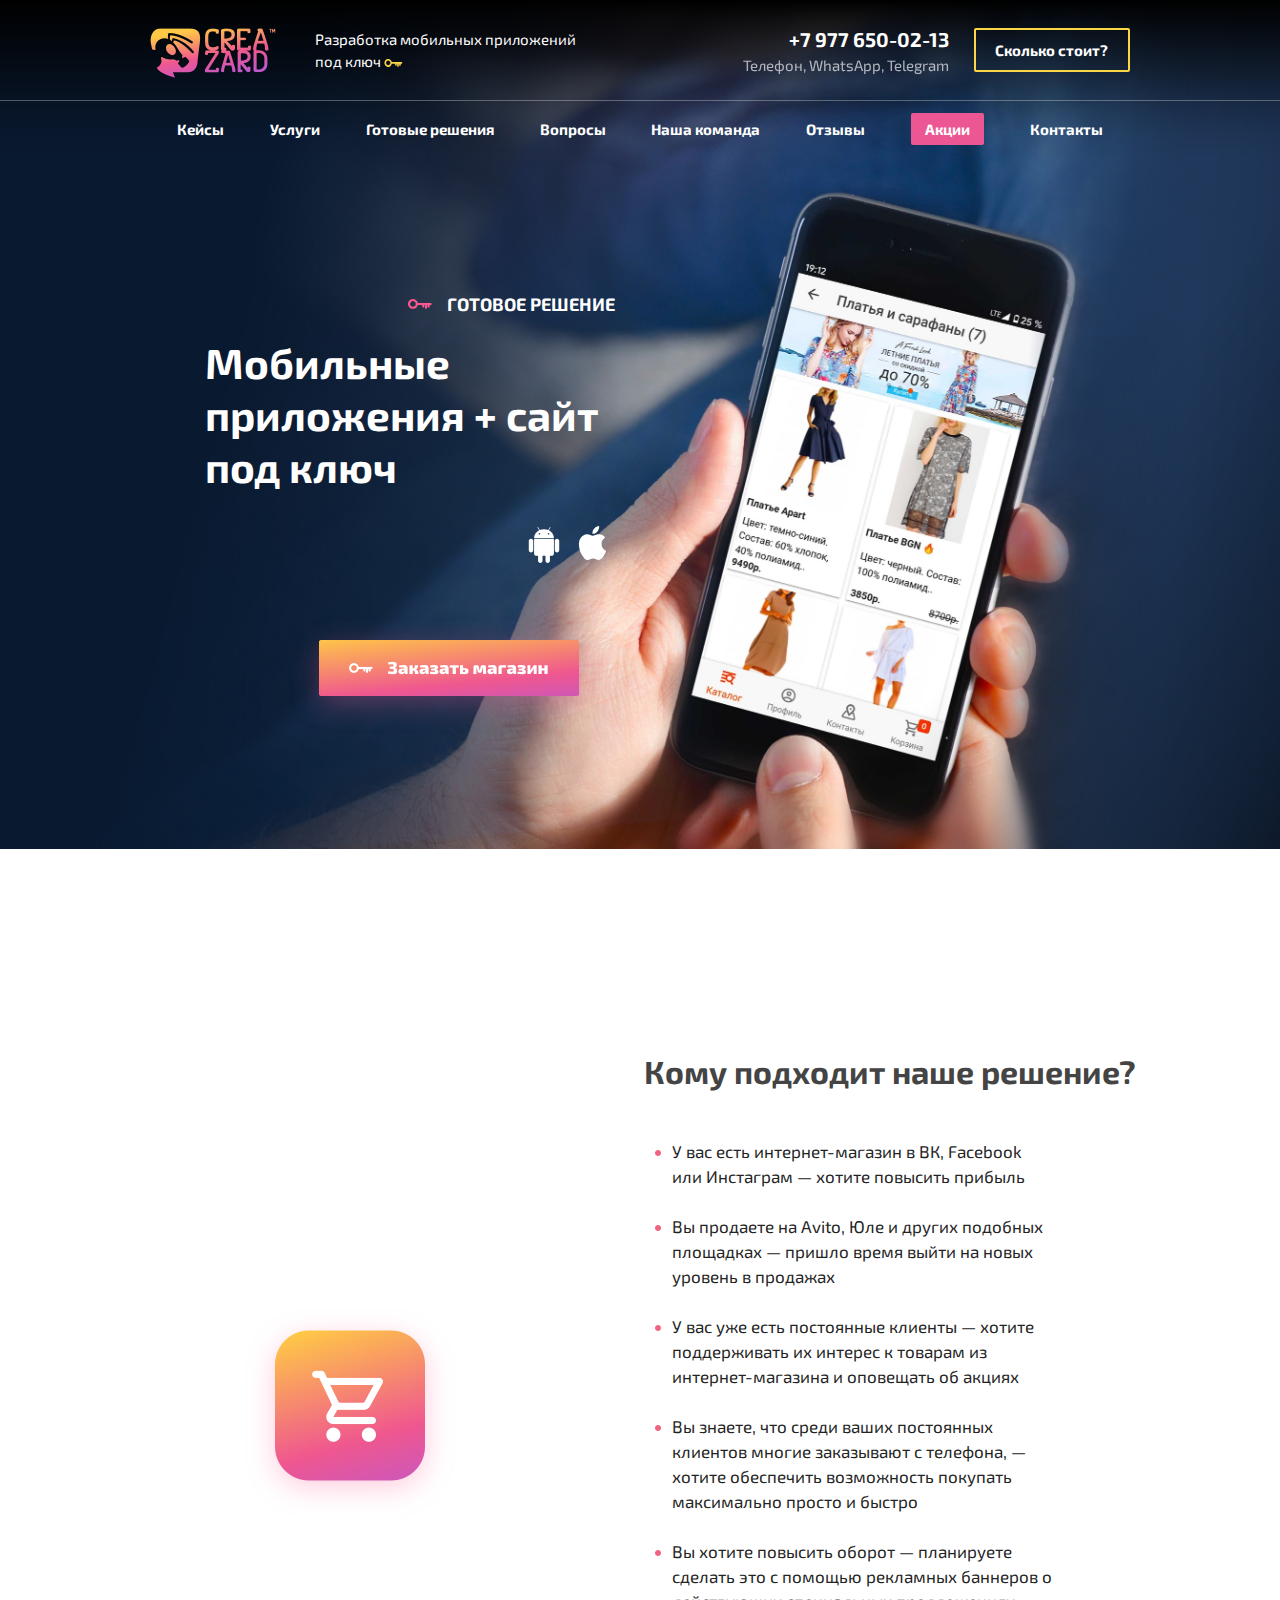
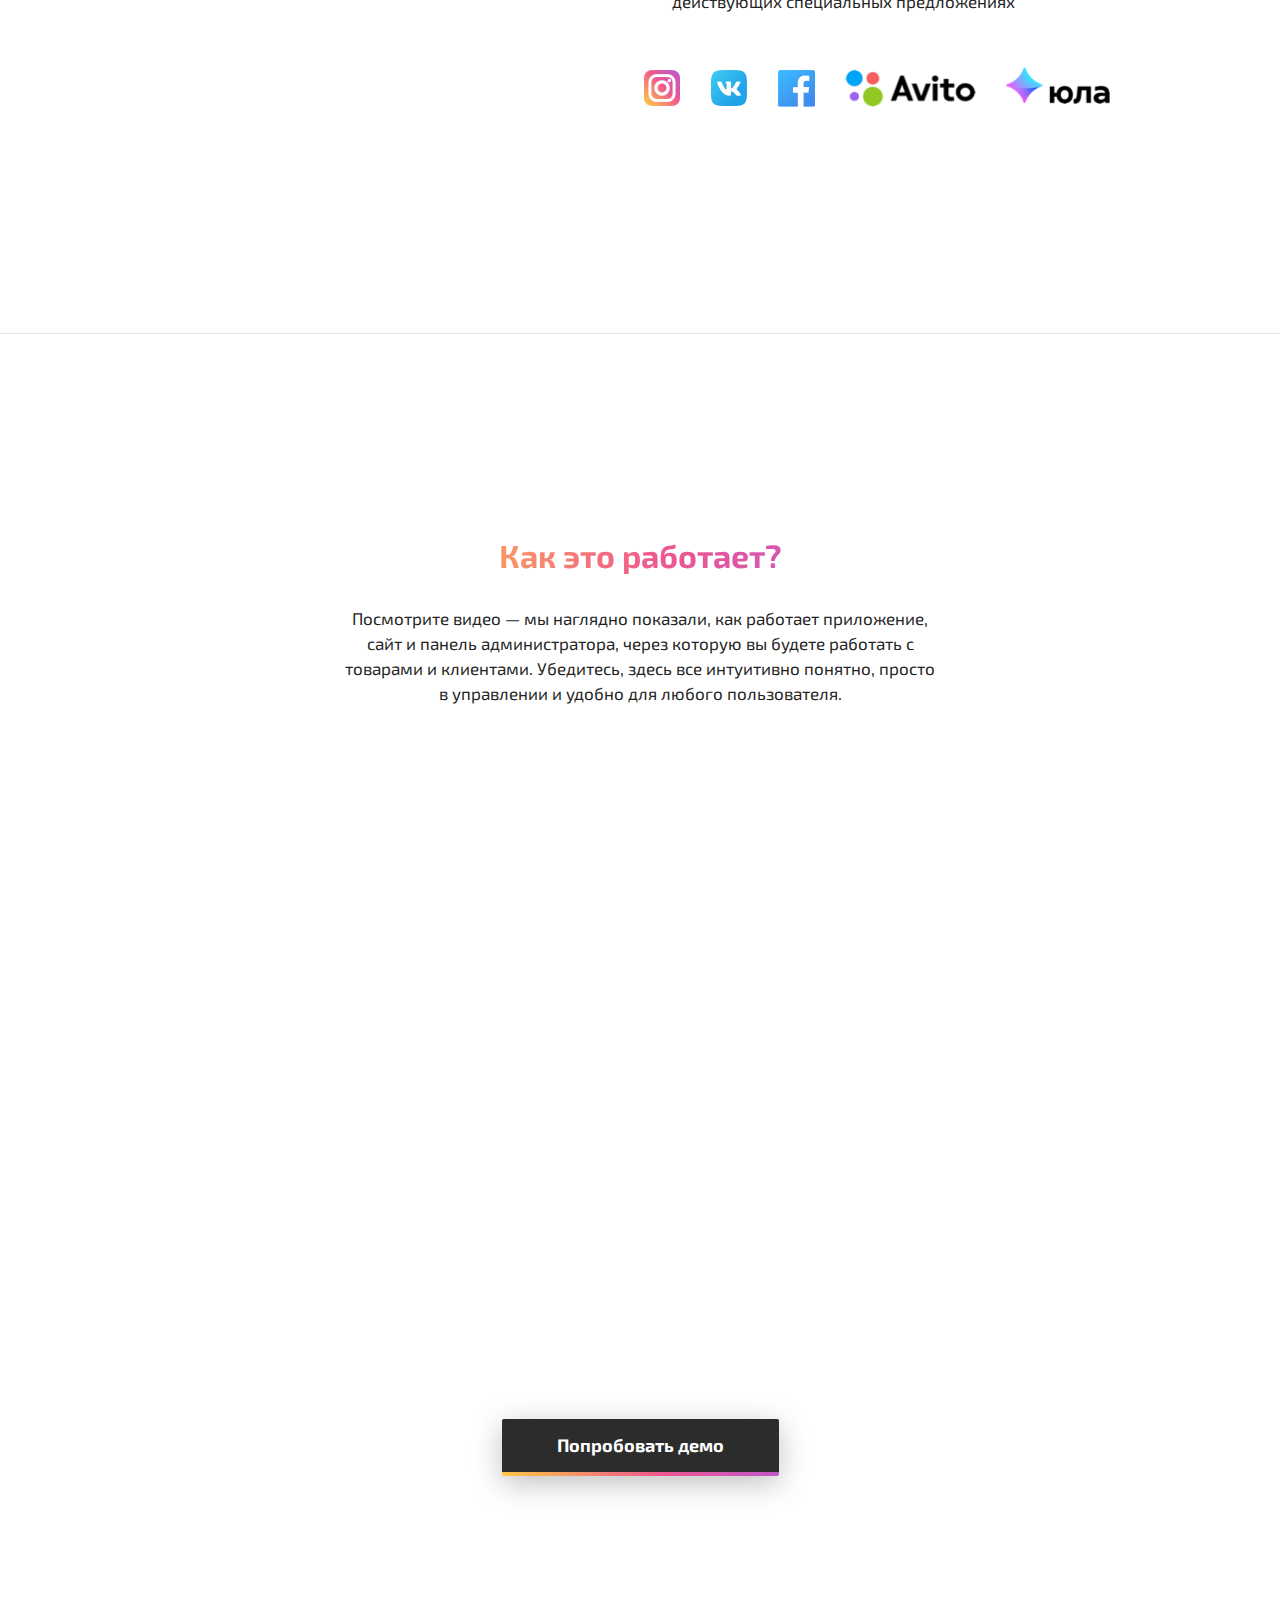
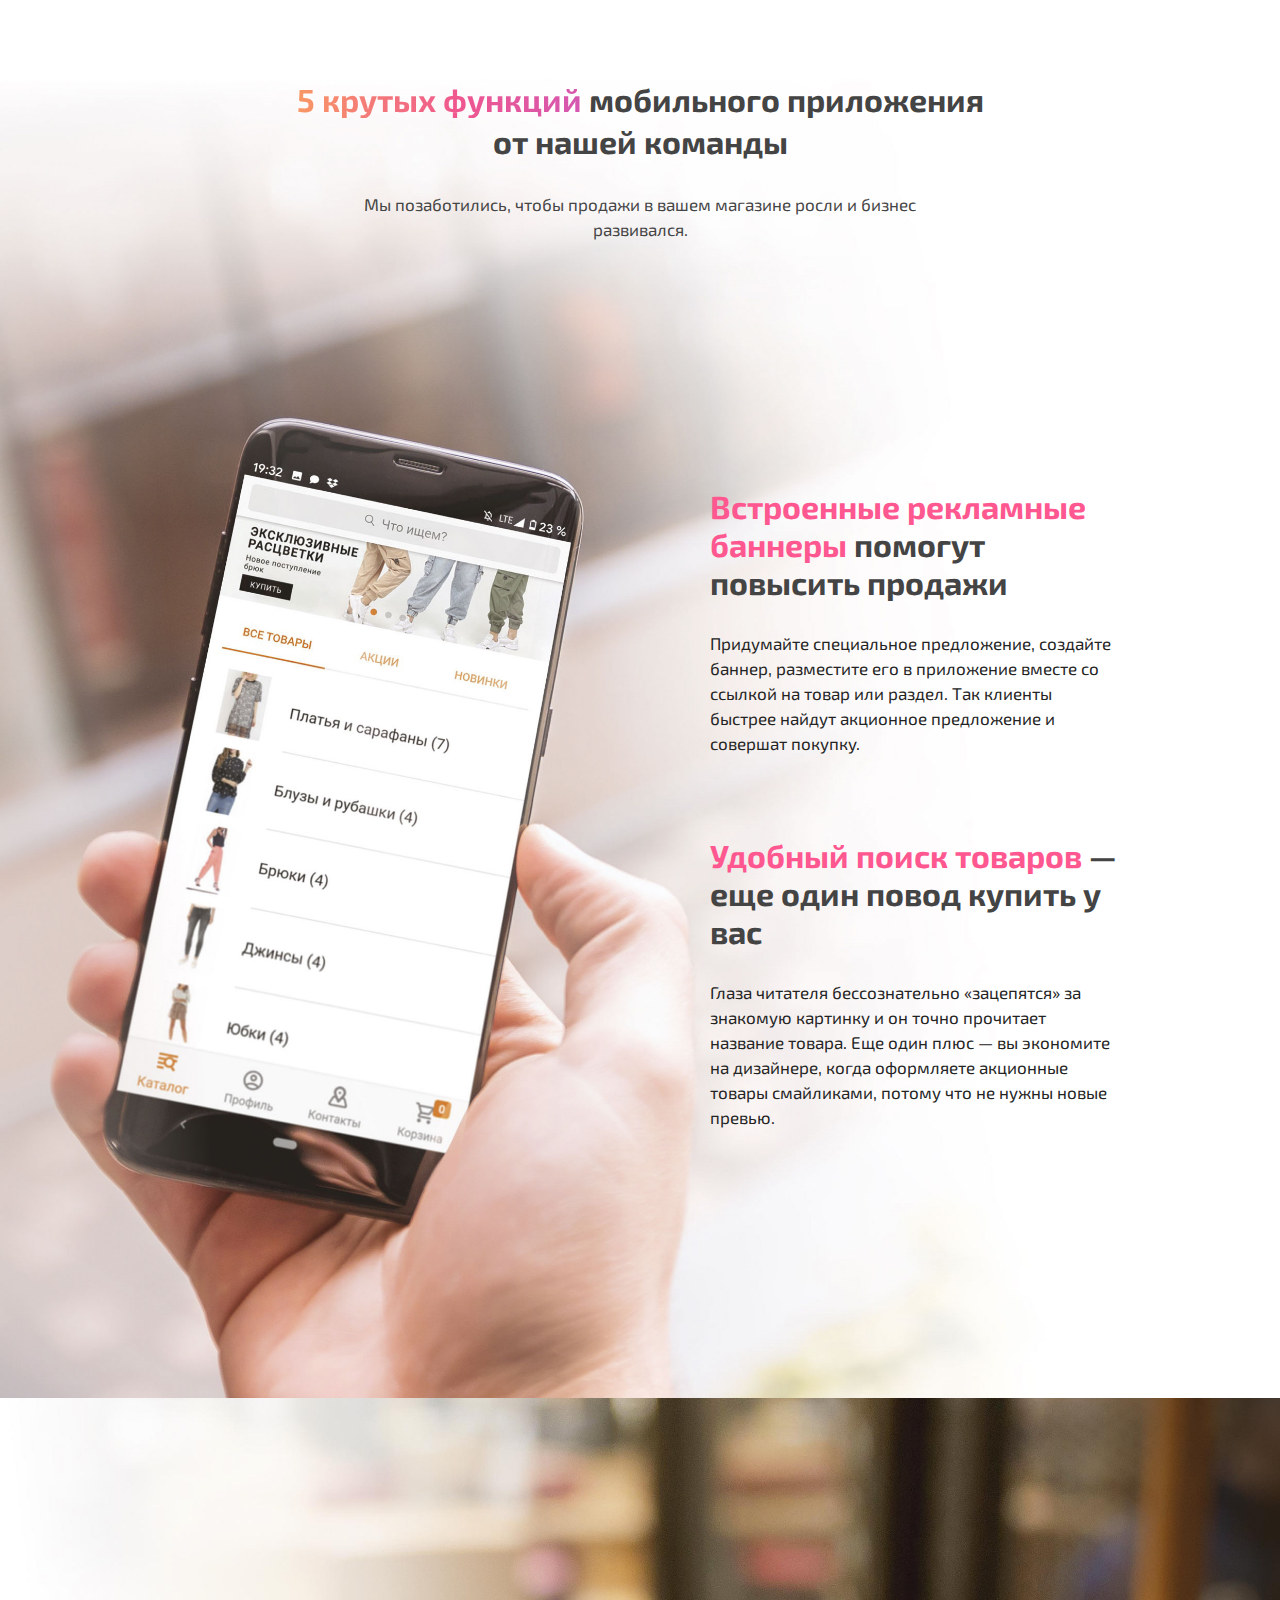
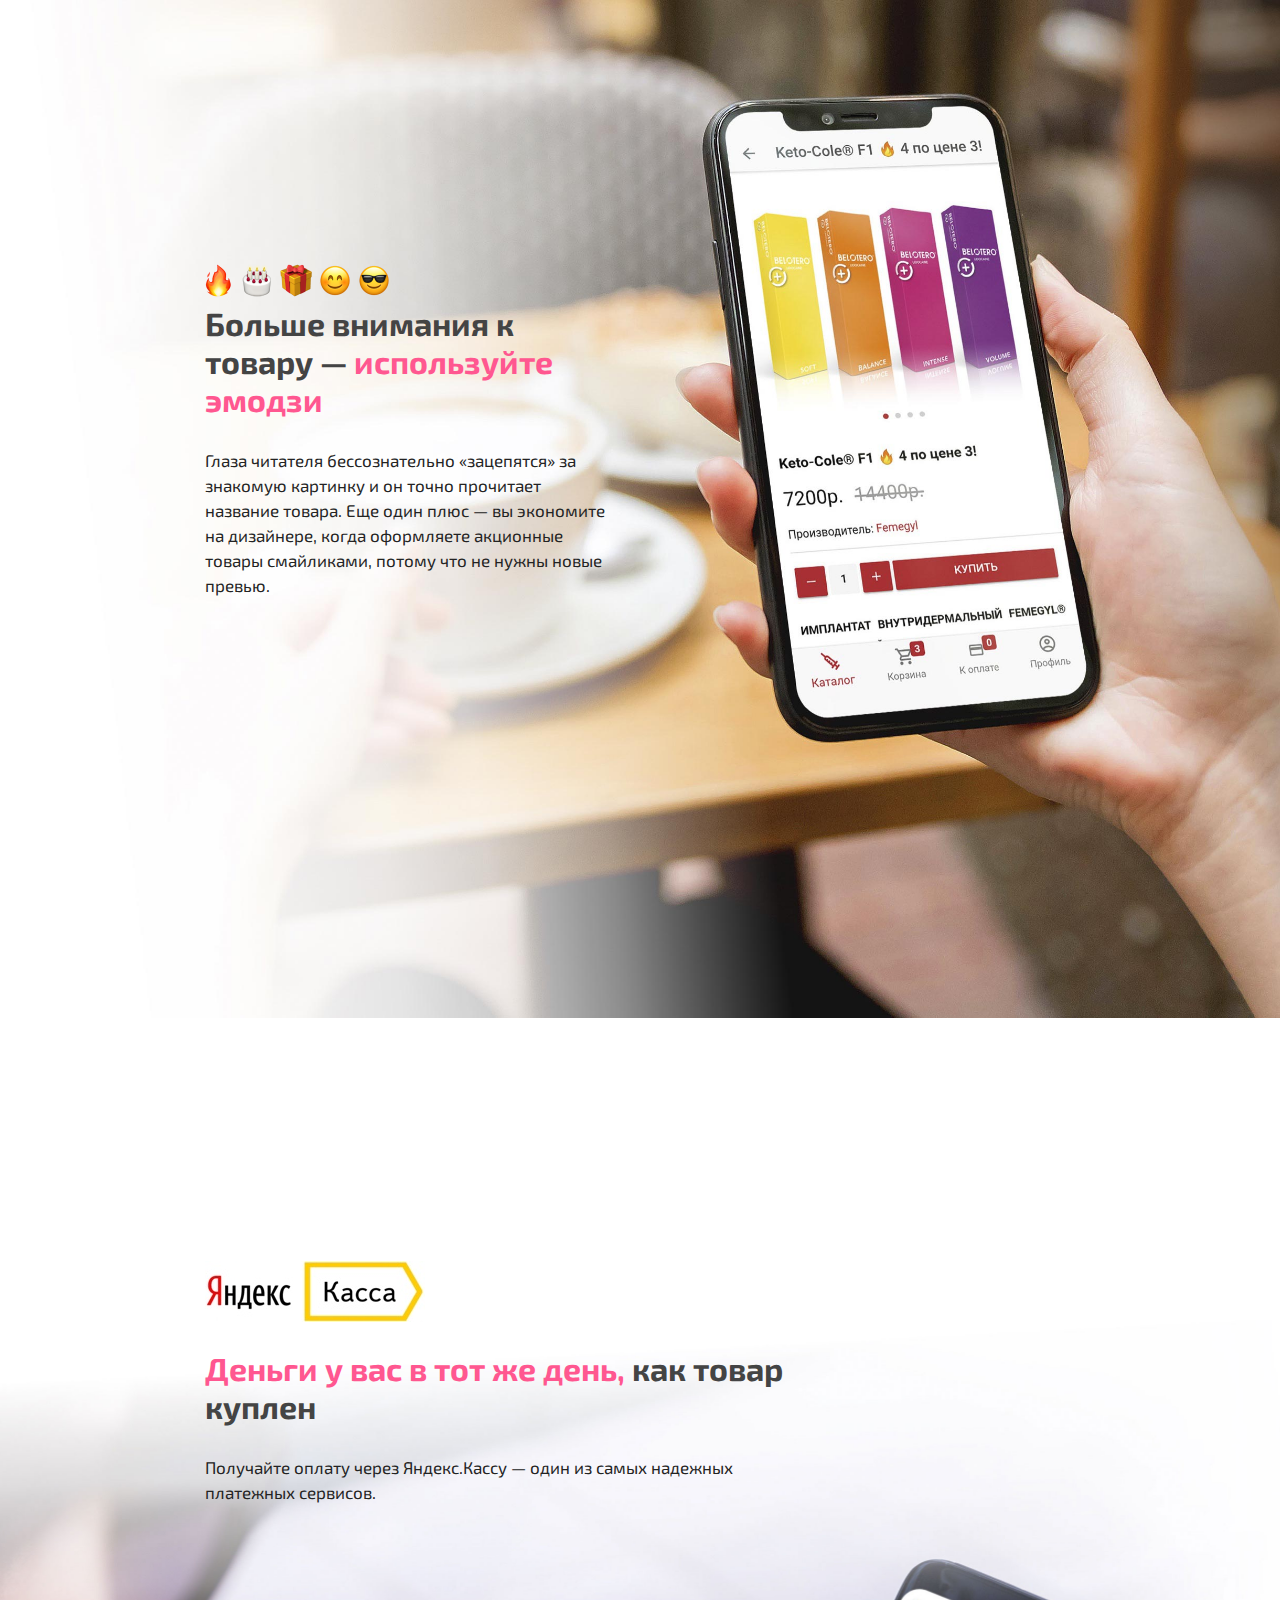
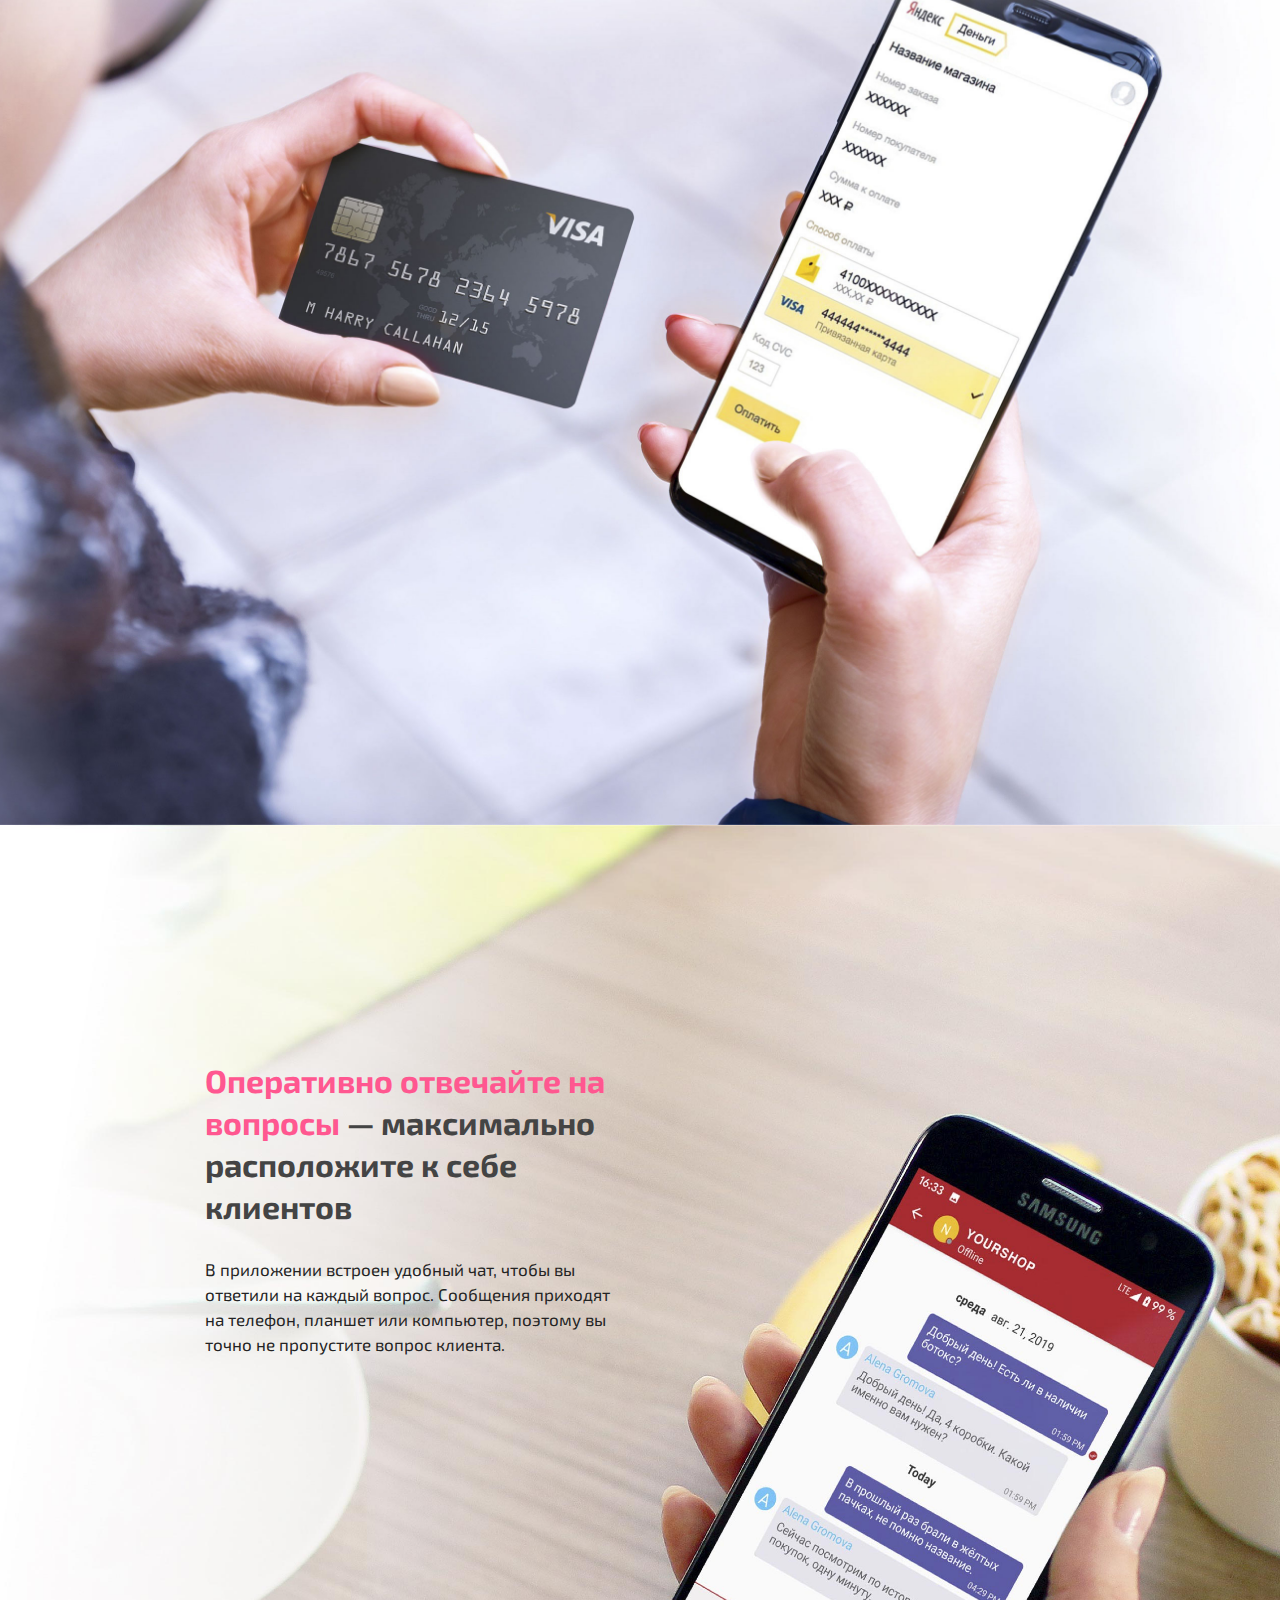
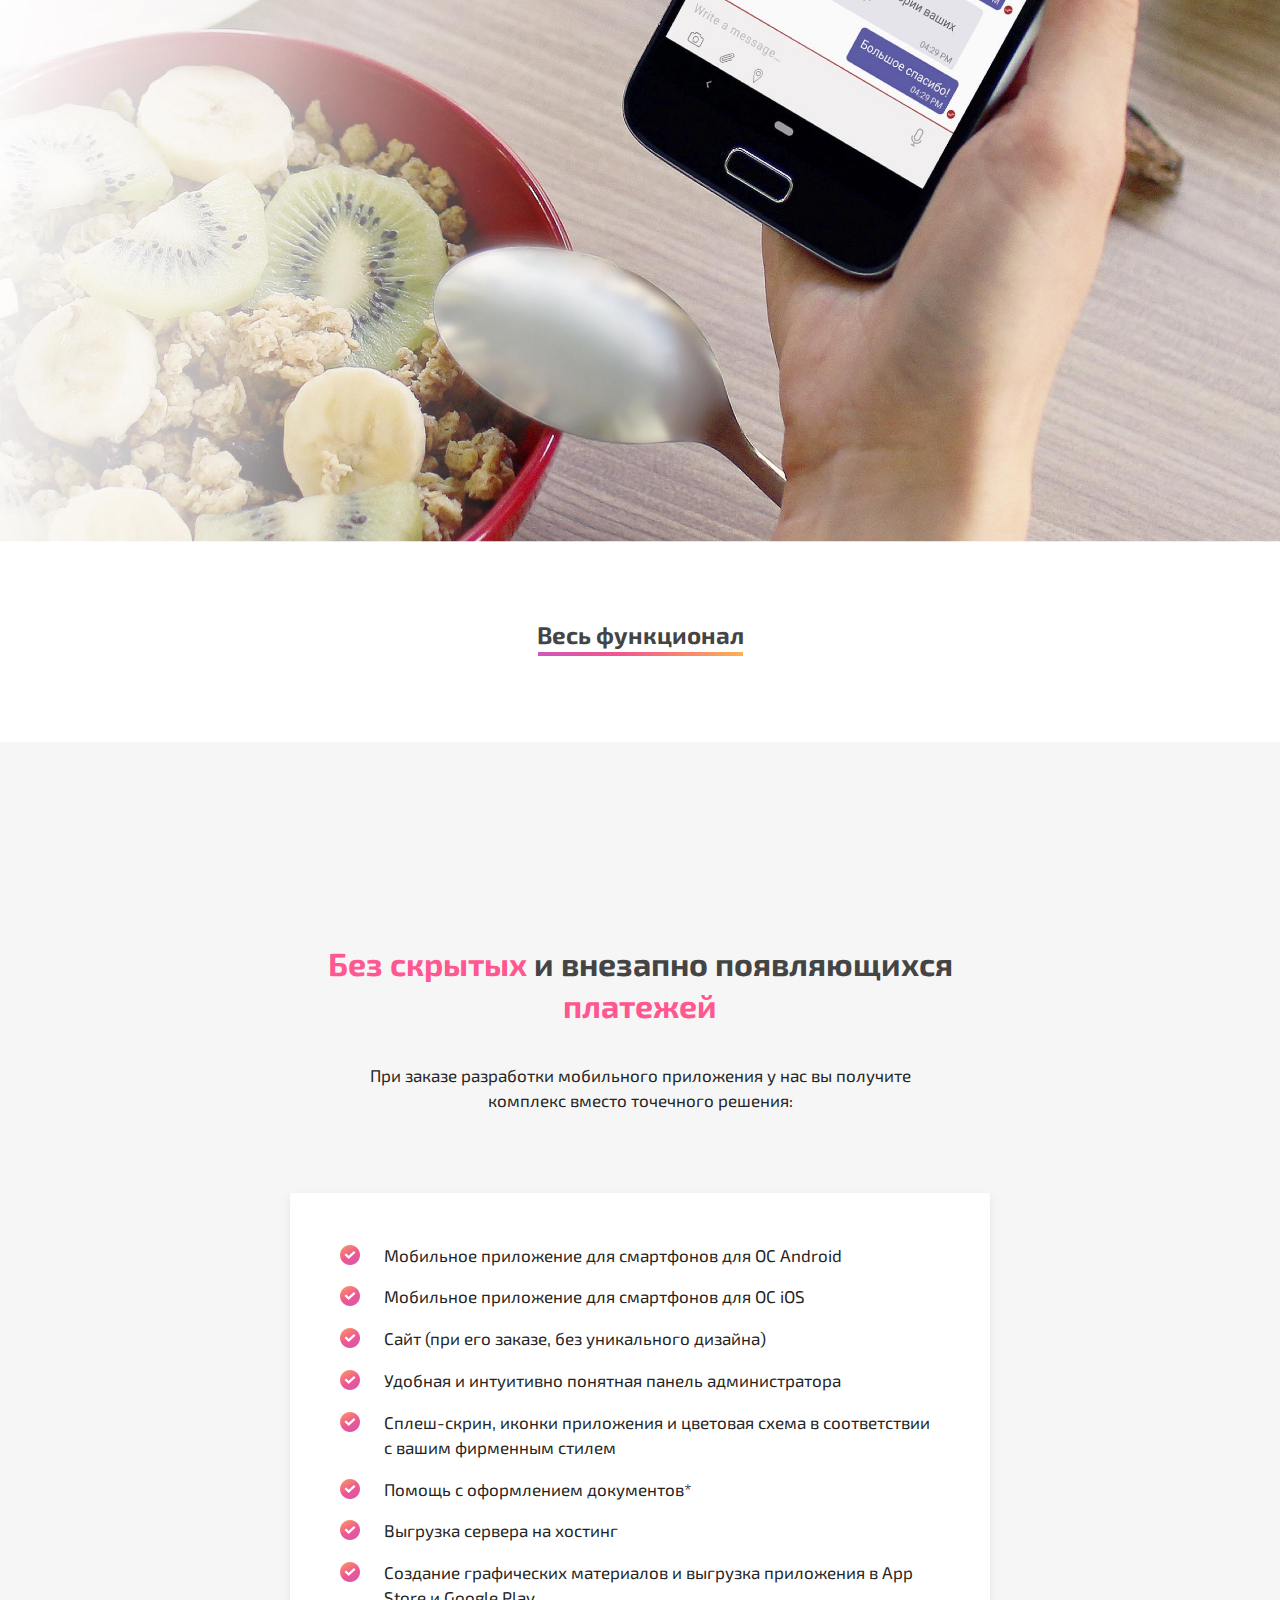
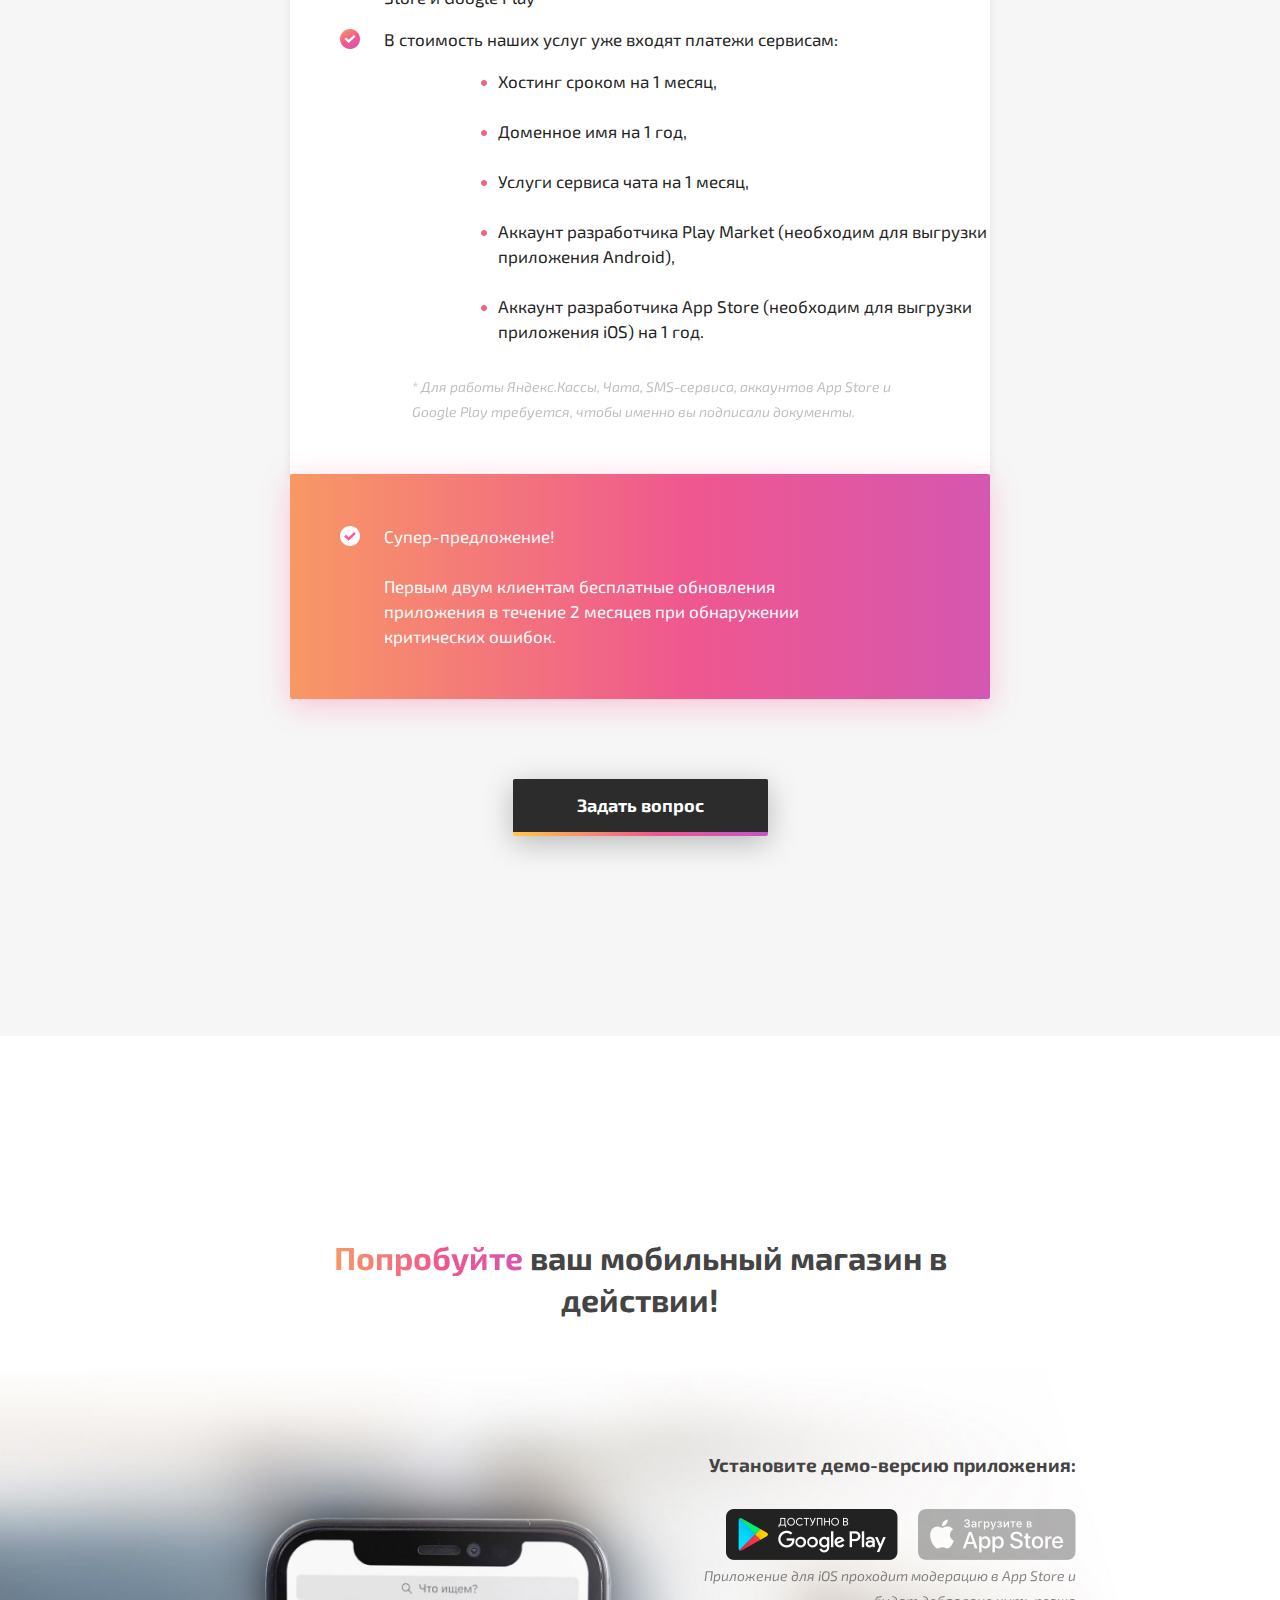
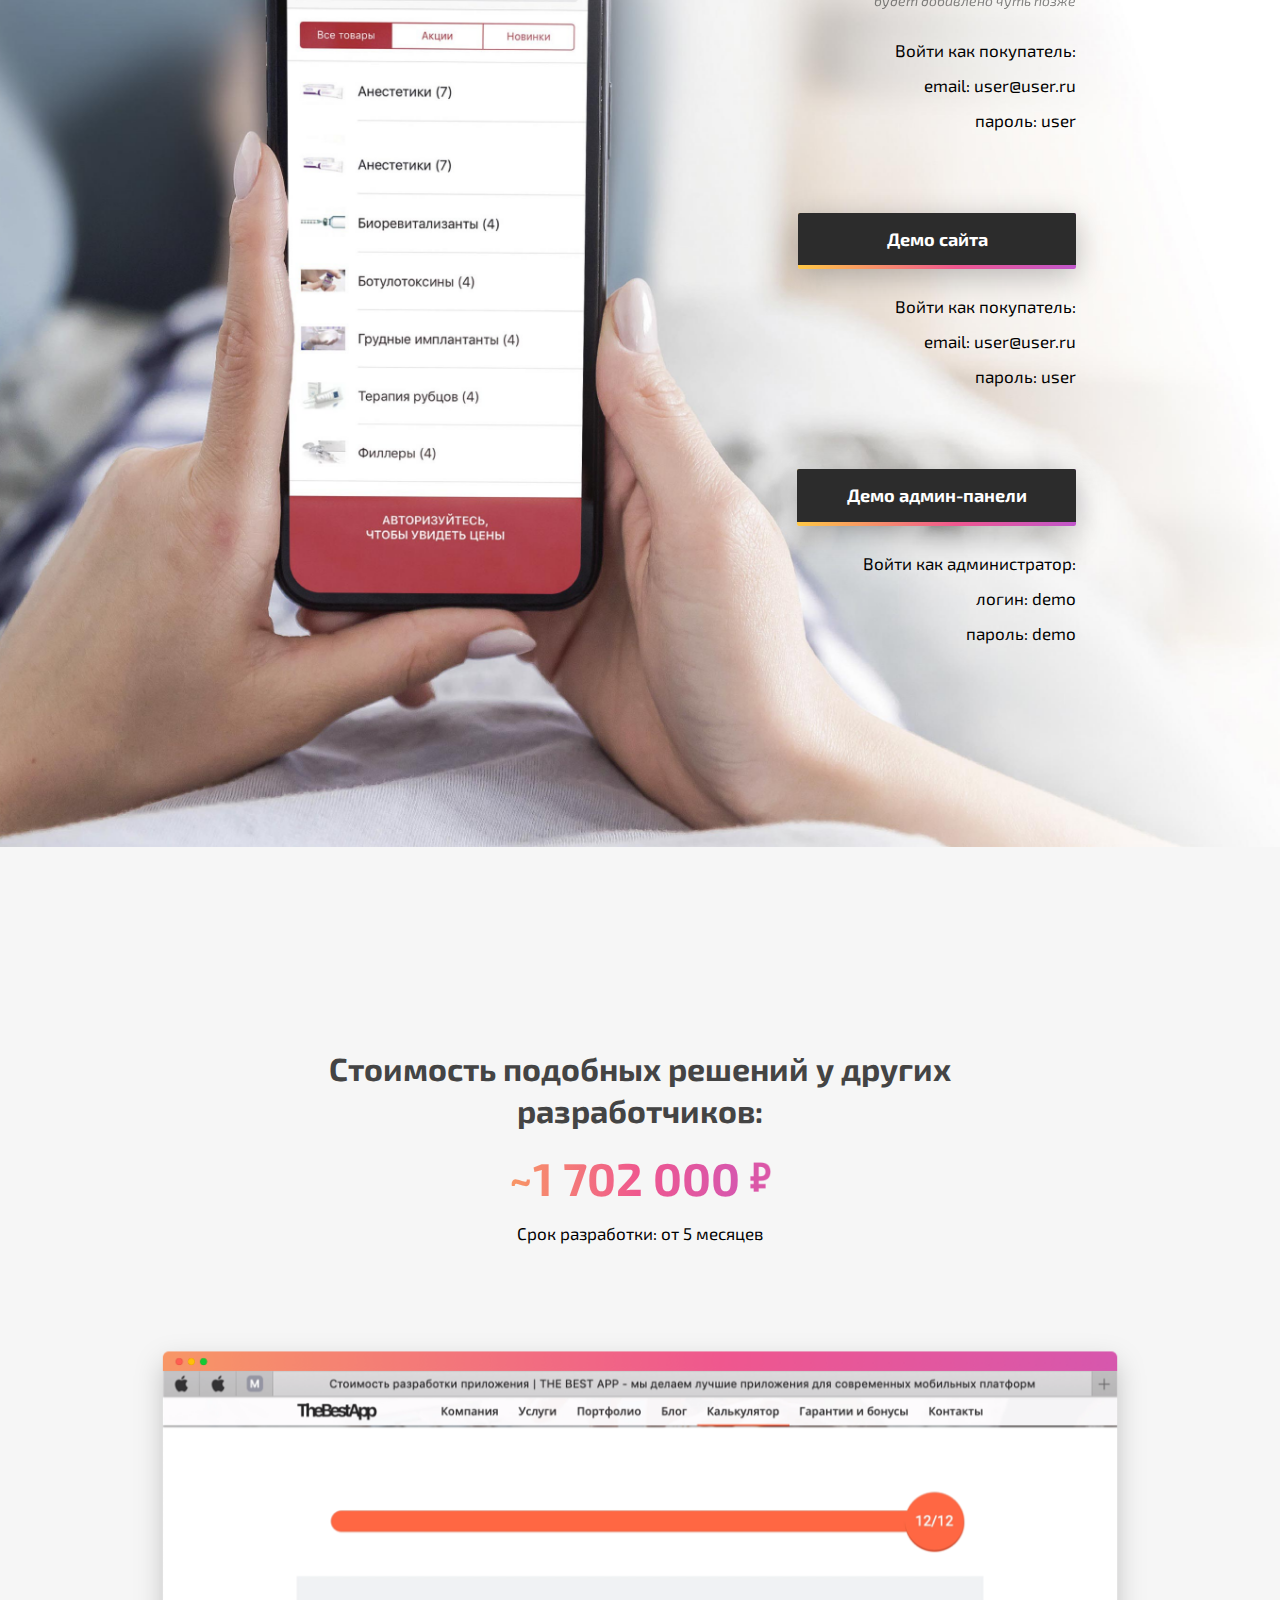
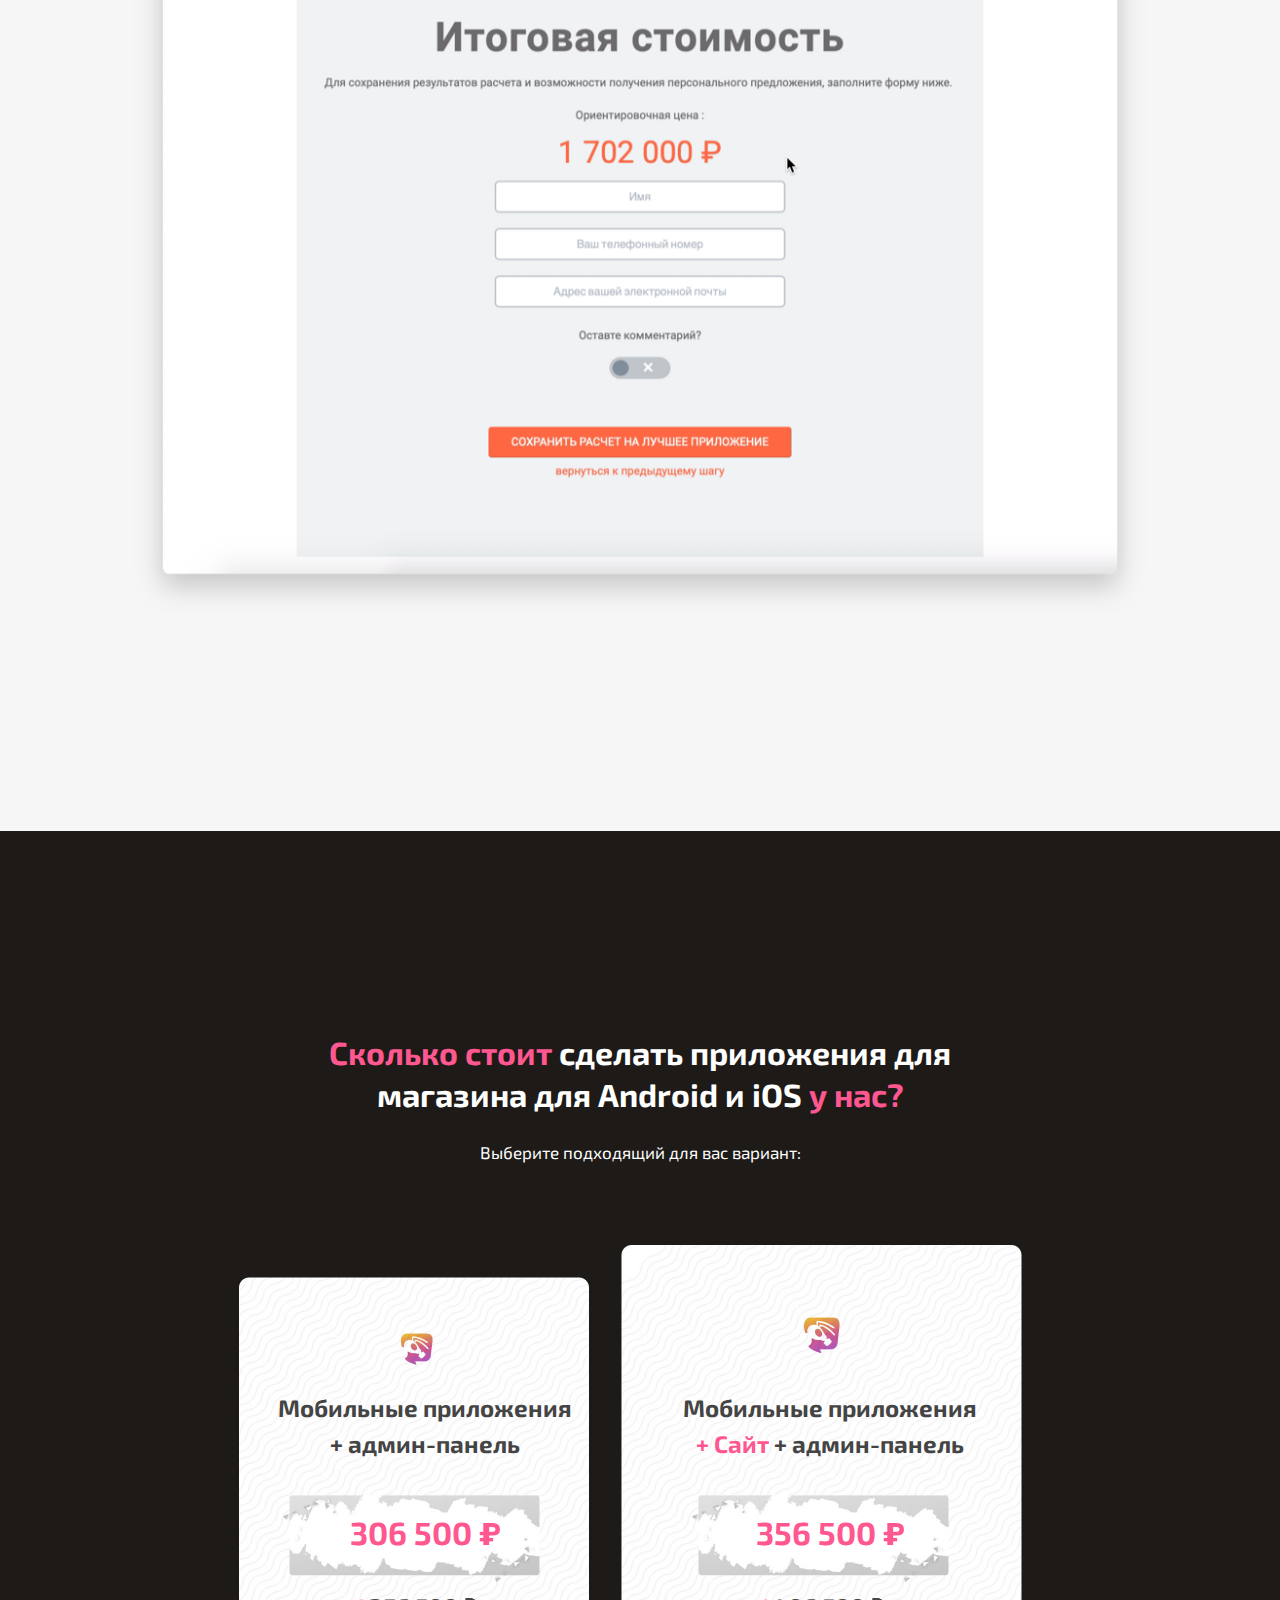
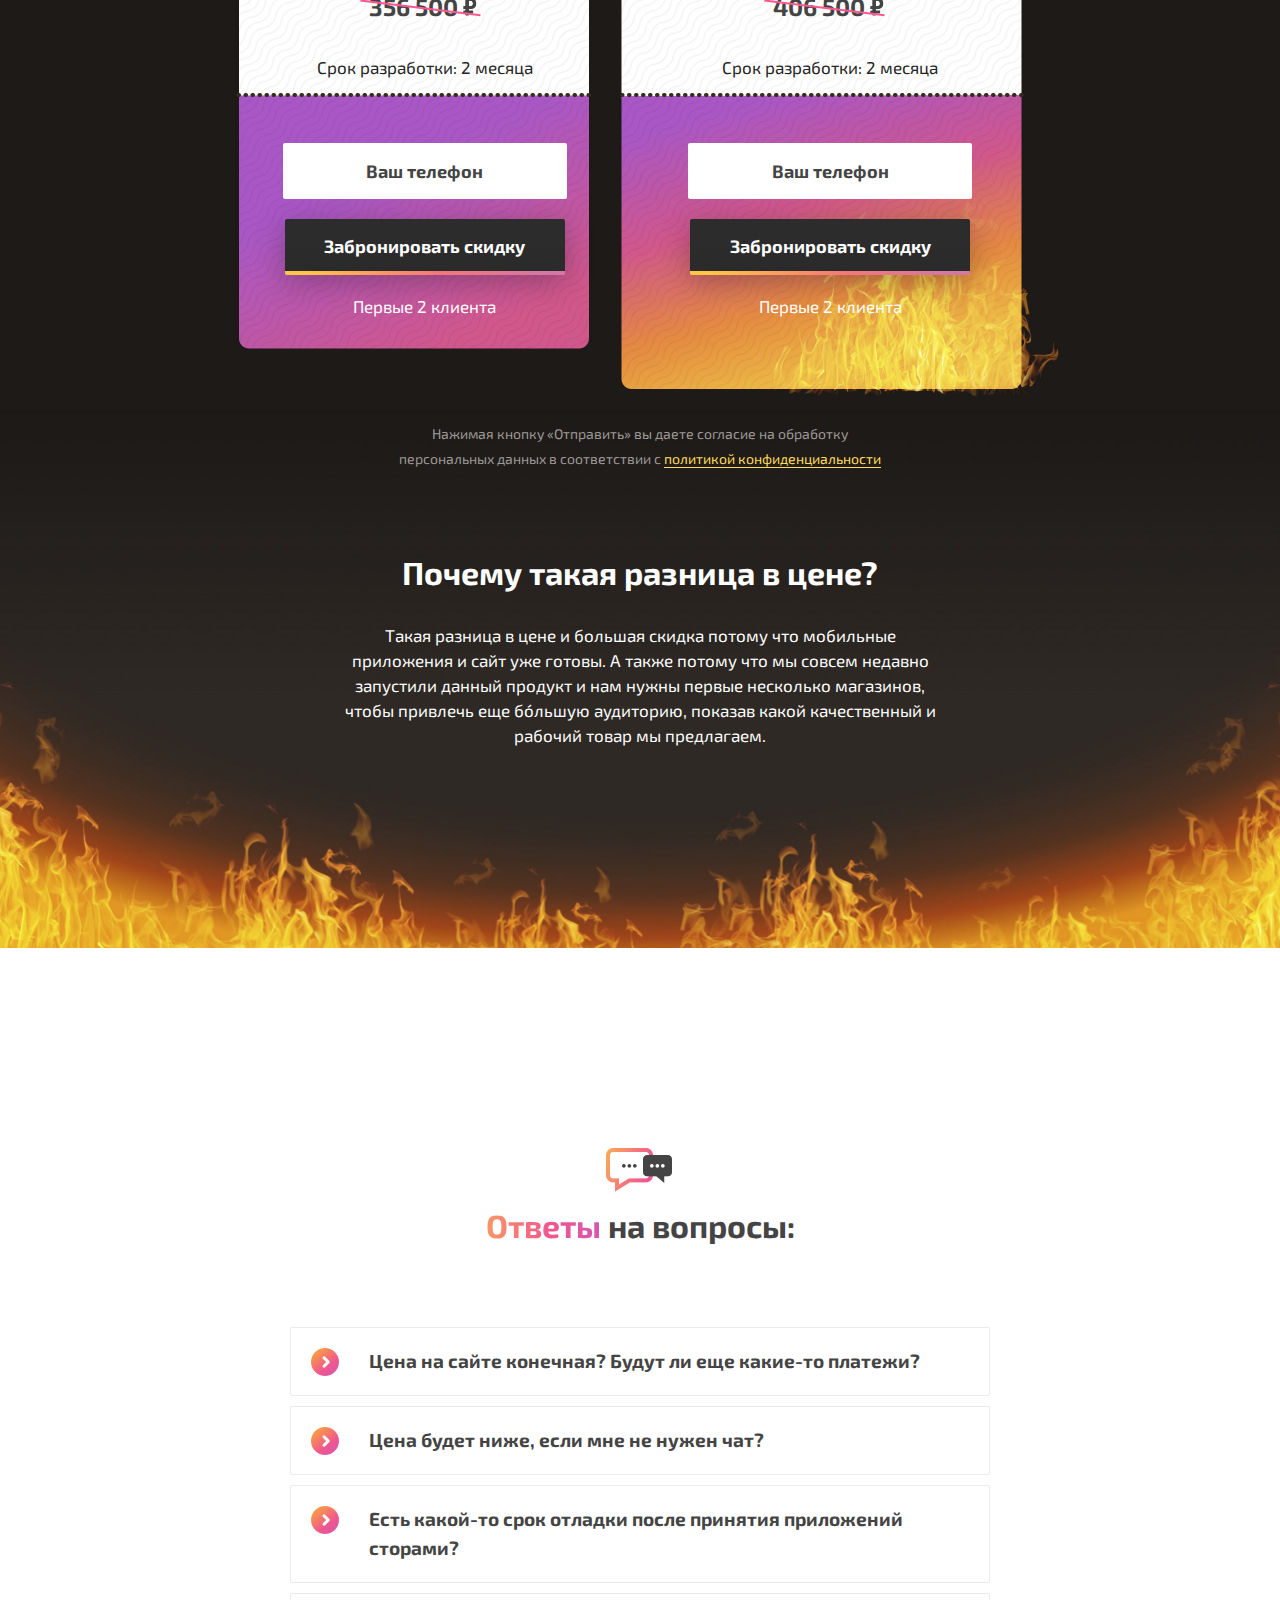
<file: Apps_adapt/index.html>
<!DOCTYPE html>
<html lang="ru">
<head>
	<meta charset="UTF-8">
	<link rel="stylesheet" href="css/main.css">
	<link href="https://fonts.googleapis.com/css?family=Exo+2:300i,400i,400,500,700,800&display=swap" rel="stylesheet">
	<meta name="viewport" content="width=device-width, initial-scale=1, shrink-to-fit=no">
	<title>Creazard</title>
</head>
<body>

	<div id="popup01" >
		<div class="popup">
			<div class="close"><img src="img/arrests/close.svg" alt=""></div>
			<h2 class=heading>Для заказа или консультации напишите ваш номер телефона:</h2>
			<form action="mailto:v.stankov@creazard.ru" method="GET">
				<input id="tel" type="text" name="Ваш телефон" placeholder="Ваш телефон">
				<div class=button><input type="submit" value="Отправить"></div>
			</form>
			<h4>Или свяжитесь с нашим менеджером по телефону или WhatsApp:</h4>
			<h2><a href="tell: +79778508414">+7 977 850-84-14</a></h2>
		</div>
	</div>

	<div id="tabArrest">
		<div class="tab">
			<div class="close"><img src="img/tabs/close.svg"></div>
			<h3 class="head">Список функиционала</h3>
			<div class="btnconteiner">
				<button id="tab01" style="max-width: 229px" > <a>Приложений и сайта</a> <img id="linebtn01" src="img/tabs/Path_1x.png" style="max-width:199px"> </button>
				<button id="tab02" style="max-width: 173px" > <a>Админ-панели</a> <img id="linebtn02" src="img/tabs/Path_1x.png" style="max-width:143px"> </button>
			</div>
			<div class="tabpanel">
				<main class=num1>	

					<div class="content1" style="margin: 12.5px auto;"> 
						<img class="check" src="img/tabs/check2.png" srcset="img/tabs/check2@2x.png 2x, img/tabs/check2@3x.png 3x" alt="check"><h4> Отображение категорий товаров</h4>
				   	</div>
				   	
				   	<div class="content1" style="margin: 12.5px auto;"> 
						<img class="check" src="img/tabs/check2.png" srcset="img/tabs/check2@2x.png 2x, img/tabs/check2@3x.png 3x" alt="check"><h4> Акции</h4>
				   	</div>
				   	
				   	<div class="content1" style="margin: 12.5px auto;"> 
						<img class="check" src="img/tabs/check2.png" srcset="img/tabs/check2@2x.png 2x, img/tabs/check2@3x.png 3x" alt="check"><h4> Новинки</h4>
				   	</div>
				   	
				   	<div class="content1" style="margin: 12.5px auto;"> 
						<img class="check" src="img/tabs/check2.png" srcset="img/tabs/check2@2x.png 2x, img/tabs/check2@3x.png 3x" alt="check"><h4> Карточка товара</h4>
				   	</div>
				   	
				   	<div class="content1" style="margin: 12.5px auto;"> 
						<img class="check" src="img/tabs/check2.png" srcset="img/tabs/check2@2x.png 2x, img/tabs/check2@3x.png 3x" alt="check"><h4> Поиск по ключевым словам</h4>
				   	</div>
				   	
				   	<div class="content1" style="margin: 12.5px auto;"> 
						<img class="check" src="img/tabs/check2.png" srcset="img/tabs/check2@2x.png 2x, img/tabs/check2@3x.png 3x" alt="check"><h4> Корзина покупателя</h4>
				   	</div>
				   	
				   	<div class="content1" style="margin: 12.5px auto;"> 
						<img class="check" src="img/tabs/check2.png" srcset="img/tabs/check2@2x.png 2x, img/tabs/check2@3x.png 3x" alt="check"><h4> Слайдер с баннерами</h4>
				   	</div>
				   	
				   	<div class="content1" style="margin: 12.5px auto;"> 
						<img class="check" src="img/tabs/check2.png" srcset="img/tabs/check2@2x.png 2x, img/tabs/check2@3x.png 3x" alt="check"><h4> Фильтр по одному производителю</h4>
				   	</div>
				   	
				   	<div class="content1" style="margin: 12.5px auto;"> 
						<img class="check" src="img/tabs/check2.png" srcset="img/tabs/check2@2x.png 2x, img/tabs/check2@3x.png 3x" alt="check"><h4> Чат с поддержкой</h4>
				   	</div>

				   	<div class="content1" style="margin: 12.5px auto;"> 
						<img class="check" src="img/tabs/check2.png" srcset="img/tabs/check2@2x.png 2x, img/tabs/check2@3x.png 3x" alt="check"><h4> Регистрация </h4>
				   	</div>

				   	<div class="content1" style="margin: 12.5px auto;"> 
						<img class="check" src="img/tabs/check2.png" srcset="img/tabs/check2@2x.png 2x, img/tabs/check2@3x.png 3x" alt="check"><h4> Авторизация </h4>
				   	</div>

				   	<div class="content1" style="margin: 12.5px auto;"> 
						<img class="check" src="img/tabs/check2.png" srcset="img/tabs/check2@2x.png 2x, img/tabs/check2@3x.png 3x" alt="check"><h4> Восстановление пароля </h4>
				   	</div>

				   	<div class="content1" style="margin: 12.5px auto;"> 
						<img class="check" src="img/tabs/check2.png" srcset="img/tabs/check2@2x.png 2x, img/tabs/check2@3x.png 3x" alt="check"><h4> Онлайн оплата </h4>
				   	</div>

				   	<div class="content1" style="margin: 12.5px auto;"> 
						<img class="check" src="img/tabs/check2.png" srcset="img/tabs/check2@2x.png 2x, img/tabs/check2@3x.png 3x" alt="check"><h4> SMS-уведомления </h4>
				   	</div>

				   	<div class="content1" style="margin: 12.5px auto;"> 
						<img class="check" src="img/tabs/check2.png" srcset="img/tabs/check2@2x.png 2x, img/tabs/check2@3x.png 3x" alt="check"><h4> Отслеживание статусов заказа </h4>
				   	</div>

				   	<div class="content1" style="margin: 12.5px auto;"> 
						<img class="check" src="img/tabs/check2.png" srcset="img/tabs/check2@2x.png 2x, img/tabs/check2@3x.png 3x" alt="check"><h4> Кабинет покупателя </h4>
				   	</div>

				   	<div class="content1" style="margin: 12.5px auto;"> 
						<img class="check" src="img/tabs/check2.png" srcset="img/tabs/check2@2x.png 2x, img/tabs/check2@3x.png 3x" alt="check"><h4> Система бонусных баллов </h4>
				   	</div>

				   	<div class="content1" style="margin: 12.5px auto;"> 
						<img class="check" src="img/tabs/check2.png" srcset="img/tabs/check2@2x.png 2x, img/tabs/check2@3x.png 3x" alt="check"><h4> Адреса покупателя </h4>
				   	</div>

				   	<div class="content1" style="margin: 12.5px auto;"> 
						<img class="check" src="img/tabs/check2.png" srcset="img/tabs/check2@2x.png 2x, img/tabs/check2@3x.png 3x" alt="check"><h4> Информационные страницы и контакты</h4>
				   	</div>

				   	<button class=button>
						<a href="https://vk.com/im?peers=557513382&sel=24973610" target="_blank"><h2>Задать вопрос</h2></a>
					</button>

				</main>

				<main class=num2>	
					
					<div class="content" st="margin: 12.5px auto;"> 
						<img class="check" src="img/tabs/check2.png" srcset="img/tabs/check2@2x.png 2x, img/tabs/check2@3x.png 3x" alt="check"><h4> Создание и редактирование категорий/подкатегорий</h4>
				   	</div>
				   	
				   	<div class="content" style="margin: 12.5px auto;"> 
						<img class="check" src="img/tabs/check2.png" srcset="img/tabs/check2@2x.png 2x, img/tabs/check2@3x.png 3x" alt="check"><h4> Назначение акционных товаров</h4>
				   	</div>
				   	
				   	<div class="content" style="margin: 12.5px auto;"> 
						<img class="check" src="img/tabs/check2.png" srcset="img/tabs/check2@2x.png 2x, img/tabs/check2@3x.png 3x" alt="check"><h4> Создание и редактирование карточек товаров, добавление фото, описания, атрибутов, производителя, опций товара, бонусных баллов за покупку</h4>
				   	</div>
				   	
				   	<div class="content" style="margin: 12.5px auto;"> 
						<img class="check" src="img/tabs/check2.png" srcset="img/tabs/check2@2x.png 2x, img/tabs/check2@3x.png 3x" alt="check"><h4> Загрузка рекламных баннеров</h4>
				   	</div>
				   	
				   	<div class="content" style="margin: 12.5px auto;"> 
						<img class="check" src="img/tabs/check2.png" srcset="img/tabs/check2@2x.png 2x, img/tabs/check2@3x.png 3x" alt="check"><h4> Редактирование данных Покупателей</h4>
				   	</div>
				   	
				   	<div class="content" style="margin: 12.5px auto;"> 
						<img class="check" src="img/tabs/check2.png" srcset="img/tabs/check2@2x.png 2x, img/tabs/check2@3x.png 3x" alt="check"><h4> Одобрение и возврат платежей Покупателей</h4>
				   	</div>
				   	
				   	<div class="content" style="margin: 12.5px auto;"> 
						<img class="check" src="img/tabs/check2.png" srcset="img/tabs/check2@2x.png 2x, img/tabs/check2@3x.png 3x" alt="check"><h4> Смена статусов заказов</h4>
				   	</div>
				   	
				   	<div class="content" style="margin: 12.5px auto;"> 
						<img class="check" src="img/tabs/check2.png" srcset="img/tabs/check2@2x.png 2x, img/tabs/check2@3x.png 3x" alt="check"><h4> Начисление и списание бонусных баллов Покупател</h4>
				   	</div>
				   	
				   	<div class="content" style="margin: 12.5px auto;"> 
						<img class="check" src="img/tabs/check2.png" srcset="img/tabs/check2@2x.png 2x, img/tabs/check2@3x.png 3x" alt="check"><h4> Наполнение страниц информационных страниц и контактов
						</h4>
				   	</div>

				   	<button class=button>
						<a href="https://vk.com/im?peers=557513382&sel=24973610" target="_blank"><h2>Задать вопрос</h2></a>
					</button>

				</main>
			</div>
		</div>
	</div>


	<header class="header" loading="lazy">
			<div class=content>
				<div class="gradient">	</div>
				<div class=conteiner>
					<div class=space></div>
					<div class=info>
						<div class=logo>
							<img src="img/block_1/creazard.png"
							srcset="img/block_1/creazard@2x.png 2x, 
							img/block_1/creazard@3x.png 3x" class=logocreazard>
							<span>Разработка мобильных приложений <br>	под ключ <img src="img/block_1/key.svg" class=key> </span>
						</div>
						<div class=contacts>
							<div class=manual>
								<h3><a href="tell: +797776500213">+7 977 650-02-13</a></h3>
								<span><h4>Телефон, WhatsApp, Telegram</h4></span>
							</div>
							<button id="arrest01" class=firstbtn>Сколько стоит?</button>
						</div>
					</div>
				</div>
			<div class="line"></div>
			<ul class=navbar>
				<li id=active><a href="#"> Кейсы </a></li>
				<li id=active><a href="#"> Услуги </a></li>
				<li id=active><a href="#"> Готовые решения </a></li>
				<li id=active><a href="#"> Вопросы </a></li>
				<li id=active><a href="#"> Наша команда </a></li>
				<li id=active><a href="#"> Отзывы </a></li>
				<li class=active><a href="#"> Акции </a></li>
				<li id=active><a href="#"> Контакты </a></li>
			</ul>
			<div class="topnavbar" id=topnavbar>
				<div class="backbar">
					<ul class=topnav>
						<li class=menu>
							<a href="#">
								<img class="menu" src="img/block_1/mobile/menu.svg" alt="menu"></a>
							<ul>	
								<li id=active><a href="#"> Кейсы </a></li>
								<li id=active><a href="#"> Услуги </a></li>
								<li id=active><a href="#"> Готовые решения </a></li>
								<li id=active><a href="#"> Вопросы </a></li>
								<li id=active><a href="#"> Наша команда </a></li>
								<li id=active><a href="#"> Отзывы </a></li>
								<li class=active><a href="#"> Акции </a></li>
								<li id=active><a href="#"> Контакты </a></li>
							</ul>
	  					</li>
	  					<li><a href="#"><img class="logo" src="img/block_1/mobile/creazard.png" srcset="img/block_1/mobile/creazard@2x.png 2x, img/block_1/mobile/creazard@3x.png 3x" alt="logo"></a></li>
	  					<li><a href="#"> <img class="menu" src="img/block_1/mobile/buy.svg" alt=""></a></li>
					</ul>
				</div>
			</div>
			<div class="offer">	
				<div class=head>
					<img class=key src="img/block_1/key_pink.svg" alt="">
					<h3>ГОТОВОЕ РЕШЕНИЕ</h3>
				</div>
				<span>
					<h2>Мобильные приложения + сайт под ключ</h2>
				</span>
				<div class="buttons">
					<button class="android">	
						<a href="#1245"> <img src="img/block_1/ic_android.svg"
						alt="android"> </a>
					</button>
					<button class="ios">	
						<a href="#1245"> <img src="img/block_1/ic_apple.svg"
						alt="iOS"> </a>
					</button>
				</div>
				<button id="arrest02" class="buy">	
					<img class=button src="img/block_1/grad.png"
					srcset="img/block_1/grad@2x.png 2x, img=/block_1/grad@3x.png 3x" alt="Заказать магазин">
				</button>
			</div>
	</header>

	<div class="block_2">
		<div class="margin">
			<img class=basket src="img/block_2/ic_app.png"
			srcset="img/block_2/ic_app@2x.png 2x, img/block_2/ic_app@3x.png 3x" alt="background">
			<div class="content">
				<h2>Кому подходит наше решение?</h2>
				<span>
					<p></p><img src="img/block_2/dot@2x.png" alt="">	<h4>У вас есть интернет-магазин в ВК, Facebook или Инстаграм — хотите повысить прибыль</h4>
					<br><img src="img/block_2/dot@2x.png" alt="">	<h4>Вы продаете на Avito, Юле и других подобных площадках — пришло время выйти на новых уровень в продажах</h4>
					<br><img src="img/block_2/dot@2x.png" alt="">	<h4>У вас уже есть постоянные клиенты — хотите поддерживать их интерес к товарам из интернет-магазина и оповещать об акциях</h4>
					<br><img src="img/block_2/dot@2x.png" alt="">	<h4>Вы знаете, что среди ваших постоянных клиентов многие заказывают с телефона, — хотите обеспечить возможность покупать максимально просто и быстро</h4>
					<br><img src="img/block_2/dot@2x.png" alt="">	<h4>Вы хотите повысить оборот — планируете сделать это с помощью рекламных баннеров о действующих специальных предложениях </h4>
				</span>
				<div class=shops>
					<img class=device src="img/block_2/many.png"
					srcset="img/block_2/many@2x.png 2x, img/block_2/many@3x.png 3x" alt="shops">
				</div>
			</div>
		</div>
	</div>

	<div class="line2"></div>

	<div class="block_3">
		<main class=offices>
			<div class=head> 
				<h2><a>Как это работает?</a></h2> 
		    </div>
			<span class=subhead>
				<h4>Посмотрите видео — мы наглядно показали, как работает приложение, сайт и панель администратора, через которую вы будете работать с товарами и клиентами. Убедитесь, здесь все интуитивно понятно, просто в управлении и удобно для любого пользователя.</h4>
			</span>
		</main>
		<div class="conteiner">	
		<iframe src="https://www.youtube.com/embed/MUOTAAdJE8o" frameborder="0" allow="accelerometer; autoplay; encrypted-media; gyroscope; picture-in-picture" allowfullscreen></iframe>
		</div>
		<button>
			<a href="#block_7"><h2>Попробовать демо</h2></a>
		</button>
	</div>

	<div class="block_4">

		<div class="group1">
			<h2 class=head><a>5 крутых функций</a> мобильного приложения от нашей команды</h2>
			<h4 class="head">Мы позаботились, чтобы продажи в вашем магазине росли и бизнес развивался.</h4>

			<main>
				<h2 class=numb1><a>Встроенные рекламные баннеры</a> помогут повысить продажи</h2>
				<span>
					<h4>Придумайте специальное предложение, создайте баннер, разместите его в приложение вместе со ссылкой на товар или раздел. Так клиенты быстрее найдут акционное предложение и совершат покупку.</h4>
				</span>
				<h2><a>Удобный поиск товаров</a> — еще один повод купить у вас</h2>
				<span class=numb2>
					<h4>Глаза читателя бессознательно «зацепятся» за знакомую картинку и он точно прочитает название товара. Еще один плюс — вы экономите на дизайнере, когда оформляете акционные товары смайликами, потому что не нужны новые превью.</h4>
				</span>
			</main>
		</div>

		<div class="group2">
			<main>
				<img class=numb1 src="img/block_4/Group2/emodji.png"
				srcset="img/block_4/Group2/emodji@2x.png, img/block_4/Group2/emodji@3x.png 3x" width="185" height="36" alt="background">
				<h2>Больше внимания к товару —<a> используйте эмодзи</a></h2>
				<span>
					<h4>Глаза читателя бессознательно «зацепятся» за знакомую картинку и он точно прочитает название товара. Еще один плюс — вы экономите на дизайнере, когда оформляете акционные товары смайликами, потому что не нужны новые превью.</h4>
				</span>
			</main>
		</div>

		<div class="group3">
			<main>
				<img src="img/block_4/Group3/kassa.jpg"
				srcset="img/block_4/Group3/kassa@2x.jpg 2x, img/block_4/Group3/kassa@3x.jpg 3x" width="220" height="61" alt="background">
				<h2 class=numb1><a>Деньги у вас в тот же день,</a> как товар куплен</h2>
				<span>
					<h4>Получайте оплату через Яндекс.Кассу — один из самых надежных платежных сервисов.</h4>
				</span>
			</main>
		</div>

		<div class="group4">
			<main>
				<h2 class=numb1><a>Оперативно отвечайте на вопросы </a>— максимально расположите к себе клиентов</h2>
				<span>
					<h4>В приложении встроен удобный чат, чтобы вы ответили на каждый вопрос. Сообщения приходят на телефон, планшет или компьютер, поэтому вы точно не пропустите вопрос клиента.</h4>
				</span>
			</main>
		</div>
	</div>

	<div class="block_5">

		<button id="arrest06">
			<a>Весь функционал</a>
			<img src="img/block_5/Path_1x.png" alt="line">
		</button>
	</div>

	<div class="line3"></div>

	<div class="block_6">	
		<div class="margin">

			<h2 class=head><a>Без скрытых</a> и внезапно появляющихся <a>платежей</a></h2>

			<h4 class="head">При заказе разработки мобильного приложения у нас вы получите комплекс вместо точечного решения:</h4>

			<main class=num1>	
				<div class=content1> 
					<img class="check" src="img/block_6/check1/check2.png" srcset="img/block_6/check1/check2@2x.png 2x, img/block_6/check1/check2@3x.png 3x" alt="check"><h4> Мобильное приложение для смартфонов для ОС Android</h4>
			   	</div>
			   	
			   	<div class=content> 
					<img class="check" src="img/block_6/check1/check2.png" srcset="img/block_6/check1/check2@2x.png 2x, img/block_6/check1/check2@3x.png 3x" alt="check"><h4> Мобильное приложение для смартфонов для ОС iOS</h4>
			   	</div>
			   	
			   	<div class=content> 
					<img class="check" src="img/block_6/check1/check2.png" srcset="img/block_6/check1/check2@2x.png 2x, img/block_6/check1/check2@3x.png 3x" alt="check"><h4>Сайт (при его заказе, без уникального дизайна)</h4>
			   	</div>
			   	
			   	<div class=content> 
					<img class="check" src="img/block_6/check1/check2.png" srcset="img/block_6/check1/check2@2x.png 2x, img/block_6/check1/check2@3x.png 3x" alt="check"><h4>Удобная и интуитивно понятная панель администратора</h4>
			   	</div>

			   	<button class="detailed">
			   		<a href="#"><h2>Подробнее</h2></a>
			   	</button>
			   	
			   	<div class="content screen"> 
					<img class="check" src="img/block_6/check1/check2.png" srcset="img/block_6/check1/check2@2x.png 2x, img/block_6/check1/check2@3x.png 3x" alt="check"><h4> Сплеш-скрин, иконки приложения и цветовая схема в соответствии с вашим фирменным стилем</h4>
			   	</div>
			   	
			   	<div class="content screen"> 
					<img class="check" src="img/block_6/check1/check2.png" srcset="img/block_6/check1/check2@2x.png 2x, img/block_6/check1/check2@3x.png 3x" alt="check"><h4>Помощь с оформлением документов*</h4>
			   	</div>
			   	
			   	<div class="content screen"> 
					<img class="check" src="img/block_6/check1/check2.png" srcset="img/block_6/check1/check2@2x.png 2x, img/block_6/check1/check2@3x.png 3x" alt="check"><h4> Выгрузка сервера на хостинг</h4>
			   	</div>
			   	
			   	<div class="content screen"> 
					<img class="check" src="img/block_6/check1/check2.png" srcset="img/block_6/check1/check2@2x.png 2x, img/block_6/check1/check2@3x.png 3x" alt="check"><h4> Создание графических материалов и выгрузка приложения в App Store и Google Play</h4>
			   	</div>
			   	
			   	<div class="content screen"> 
					<img class="check" src="img/block_6/check1/check2.png" srcset="img/block_6/check1/check2@2x.png 2x, img/block_6/check1/check2@3x.png 3x" alt="check"><h4> В стоимость наших услуг уже входят платежи сервисам:
					</h4>
			   	</div>
			   	<span class="payment">
					<p></p><img class="dot" src="img/block_2/dot@2x.png" alt=""><h4>Хостинг сроком на 1 месяц,</h4>
					<br><img class="dot" src="img/block_2/dot@2x.png" alt="">	<h4>Доменное имя на 1 год,</h4>
					<br><img class="dot" src="img/block_2/dot@2x.png" alt="">	<h4>Услуги сервиса чата на 1 месяц,</h4>
					<br><img class="dot" src="img/block_2/dot@2x.png" alt="">	<h4>Аккаунт разработчика Play Market (необходим для выгрузки приложения Android),</h4>
					<br><img class="dot" src="img/block_2/dot@2x.png" alt="">	<h4>Аккаунт разработчика App Store (необходим для выгрузки приложения iOS) на 1 год.</h4>
				</span>
			   	<div class="conteiner"> <span>* Для работы Яндекс.Кассы, Чата, SMS-сервиса, аккаунтов App Store и Google Play требуется, чтобы именно вы подписали документы.</span></div>
			   	
			</main>
			<main class=num2>	
				<div class=content2> 
					<div class="roll"> <img class="check" src="img/block_6/check2/check3.png" srcset="img/block_6/check2/check3@2x.png 2x, img/block_6/check2/check3@3x.png 3x" alt="check"><h4>Супер-предложение! <br><br>
					Первым двум клиентам бесплатные обновления приложения в течение 2 месяцев при обнаружении критических ошибок.</h4></div> 
			   	</div>
			</main>
			<button id="arrest03" class=button>
				<a><h2>Задать вопрос</h2></a>
			</button>
		</div>
	</div>

	<div class="mask"></div>

	<div id="block_7" class="block_7">
		<div class="margin">

			<h2 class=head><a>Попробуйте</a> ваш мобильный магазин в действии!</h2>

				<main class=one>
					<h2>Установите демо-версию приложения:</h2>
					<div class="buttons">
						<button>
							<a href="https://vk.com/away.php?to=https%3A%2F%2Fplay.google.com%2Fstore%2Fapps%2Fdetails%3Fid%3Dru.creazard.demoapp%26hl%3Dru&cc_key="><img src="img/block_7/google_black.png" srcset="img/block_7/google_black@2x.png 2x, img/block_7/google_black@3x.png 3x" alt="Play Market"></a>
						</button>
						<button>
							<a href="#100"><img style="cursor: default;" src="img/block_7/apple_black.png" srcset="img/block_7/apple_black@2x.png 2x, img/block_7/apple_black@3x.png 3x" alt="AppStore"></a>
						</button>
					</div>
					<span>
						Приложение для iOS проходит модерацию в App Store и будет добавлено чуть позже
					</span>
					<h4>
						Войти как покупатель: <br><p></p>
						email: user@user.ru <br> <p></p>
						пароль: user
					</h4>
				</main>
				<main class=two>
					<button>
						<a href="http://f0332841.xsph.ru/opencart/index.php?route=common/home" target="_blank"><h2>Демо сайта</h2></a>
					</button>
					<h4>
						Войти как покупатель: <br><p></p>
						email: user@user.ru <br> <p></p>
						пароль: user
					</h4>
				</main>
				<main class=three>
					<button>
						<a href="http://f0332841.xsph.ru/opencart/admin/" target="_blank"><h2>Демо админ-панели</h2></a>
					</button>
					<h4>
						Войти как администратор: <br><p></p>
						логин: demo <br> <p></p>
						пароль: demo
					</h4>
				</main>
			</div>
	</div>

	<div class="block_8">
		<div class="margin">
		<h2>Стоимость подобных решений у других разработчиков:</h2>
		<h3> <a>~1 702 000</a> <img class=rub src="img/block_8/тВ-.png" srcset="img/block_8/тВ-@2x.png 2x, img/block_8/тВ-@3x.png 3x" alt="rub"></h3>
		<h4>Срок разработки: от 5 месяцев</h4>
		<img class=screen src="img/block_8/window.png" srcset="img/block_8/window@2x.png 2x, img/block_8/window@3x.png 3x" alt="window">
		</div>
	</div>
	
	<div class="block_9">
		<div class="content">
			<div class="margin">
				<div class="head">
					<h2><a>Сколько стоит</a> сделать приложения для магазина для Android и iOS <a>у нас?</a></h2>
					<h4>Выберите подходящий для вас вариант:</h4>
				</div>
			</div class="margin">
				<div class="mountmobi"></div>
			<div class="margin">
				<div class="stroke">
					<div class="pricelist ver1">
						<h2 class=pricehead>Мобильные приложения <br>+ админ-панель</h2>
						<h2 class="price">306 500 <img class=rub src="img/block_9/rubl.png" srcset="img/block_9/rubl@2x.png 2x, img/block_9/rubl@3x.png 3x" alt="rub"></h2>
						<h2 class=discount> 356 500 <img src="img/block_9/rub.svg" alt=""></h2>
						<h4 class="time">Срок разработки: 2 месяца</h4>
						<form action="mailto:v.stankov@creazard.ru" method="POST">
							<input type="text" name="Ваш телефон" placeholder="Ваш телефон">
							<div class=button><input type="submit" value="Забронировать скидку"></div>
						</form>
						<h4 class=of>Первые 2 клиента</h4>
					</div>
					<div class="pricelist ver2">
						<h2 class=pricehead>Мобильные приложения <br><a>+ Сайт</a> + админ-панель</h2>
						<h2 class="price">356 500 <img class=rub src="img/block_9/rubl.png" srcset="img/block_9/rubl@2x.png 2x, img/block_9/rubl@3x.png 3x" alt="rub"></h2>
						<h2 class=discount> 406 500 <img src="img/block_9/₽.svg" alt=""></h2>
						<h4 class="time">Срок разработки: 2 месяца</h4>
						<form action="mailto:v.stankov@creazard.ru" method="POST">
							<input type="text" name="Ваш телефон" placeholder="Ваш телефон">
							<div class=button><input type="submit" value="Забронировать скидку"></div>
						</form>
						<h4 class=of>Первые 2 клиента</h4>
					</div>
				</div>
				<span class=politic>Нажимая кнопку «Отправить» вы даете согласие на обработку персональных данных в соответствии с <a href="#100">политикой конфиденциальности</a></span>
				<h2 class="ask">Почему такая разница в цене?</h2>
				<h4 class="ask">Такая разница в цене и большая скидка потому что мобильные приложения и сайт уже готовы. А также потому что мы совсем недавно запустили данный продукт и нам нужны первые несколько магазинов, чтобы привлечь еще бóльшую аудиторию, показав какой качественный и рабочий товар мы предлагаем.</h4>
			</div>
		</div>
	</div>

	<div class="block_10" loading="lazy">
		<img class=icon src="img/block_10/ask.png" srcset="img/block_10/ask@2x.png 2x, img/block_10/ask@3x 3x" alt="ask">
		<h2 class=head> <a>Ответы</a> на вопросы:</h2>
		<ul class="conteiner">
			<li class=ask>	<a class=back href="#1">
				<a href="#answer" class="ask_link">
					<img src="img/block_10/unroll.png" srcset="img/block_10/unroll@2x.png 2x, img/block_10/unroll@3x.png 3x" alt="unroll"><div class=margin><h2>Цена на сайте конечная? Будут ли еще какие-то платежи?</h2></div>
				</a>
				<div id="answer" class="answer_txt"><a href="#1"><h4>Цена на сайте конечная в случае если вы приобретаете приложения и сайт в том виде, в котором оно распространяется нами. Услуги по доработке иного необходимого вам функционала будут оказываться в соответствии с прайсом, и в каждом случае требуют индивидуального расчета.
				<br>
				<br>В данную стоимость уже входят оплаты: 
				<br>Хостинг на 1 месяц = 1500 руб.,
				<br>Доменное имя на 1 год = 700 руб.,
				<br>Услуги сервиса чата на 1 месяц = 650 руб.
				<br>Услуги сервиса SMS-оповещений, 15 тестовых SMS (далее сами выбираете объем пакета) = 40 руб.,
				<br>Аккаунт разработчика Play Market (Android) бессрочно = 1625 руб.
				<br>Аккаунт разработчика App Store (iOS) на 1 год = 6435 руб.
				<br>По прошествии данных сроков понадобится самостоятельное пролонгирование работы услуг данных сервисов.</h4></a>
				</div></a>
			</li>
			<li class=ask>	<a class=back href="#1">
				<a href="#answer1" class="ask_link">
					<img src="img/block_10/unroll.png" srcset="img/block_10/unroll@2x.png 2x, img/block_10/unroll@3x.png 3x" alt="unroll"><div class="margin"><h2>Цена будет ниже, если мне не нужен чат?</h2></div>
				</a>
				<div id="answer1" class="answer_txt"><a href="#1"><h4>Поскольку указанный функционал уже интегрирован в приложения и сайт, цена при удалении данных функций снижена не будет. Но при удалении сервисов чата и/или SMS-оповещений, вам не нужно будет вносить помесячную оплату, и таким образом стоимость ежемесячных расходов будет снижена.</h4></a>
				</div></a>
			</li>
			<li class=ask>	<a class=back href="#1">
				<a href="#answer2" class="ask_link">
					<img src="img/block_10/unroll.png" srcset="img/block_10/unroll@2x.png 2x, img/block_10/unroll@3x.png 3x" alt="unroll"><div class="margin"><h2>Есть какой-то срок отладки после принятия приложений сторами?</h2></div>
				</a>
				<div id="answer2" class="answer_txt"><a href="#1"><h4>Первые 2 заказавших у нас клиента получат бесплатное исправление обнаруженных ошибок в первый месяц после одобрения приложений сторами. Через 1 месяц исправление ошибок будет оказываться на общих условиях после индивидуального расчета и в соответствии с прайсом.</h4></a>
				</div></a>
			</li>
			<li class=ask>	<a class=back href="#1">
				<a href="#answer3" class="ask_link">
					<img src="img/block_10/unroll.png" srcset="img/block_10/unroll@2x.png 2x, img/block_10/unroll@3x.png 3x" alt="unroll"><div class="margin"><h2>Если я захочу добавить какую-то функцию, которой у вас нет?</h2></div>
				</a>
				<div id="answer3" class="answer_txt"><a href="#1"><h4>Мы можем доработать наш функционал в соответствии с вашими требованиями. Услуги по доработке оказываются в соответствии с прайсом и в каждом случае требуют индивидуального расчета. Чтобы уточнить стоимость и сроки <a class=cell_us href="">свяжитесь с нами.</a></h4></a>
				</div></a>
			</li>
			<button class="detailed">
				<a href="#">
					<h4>Все вопросы</h4>
				</a>
			</button>
			<li class="ask screen">	<a class=back href="#1">
				<a href="#answer4" class="ask_link">
					<img src="img/block_10/unroll.png" srcset="img/block_10/unroll@2x.png 2x, img/block_10/unroll@3x.png 3x" alt="unroll"><h2>Как я могу изменить дизайн приложения сам?</h2>
				</a>
				<div id="answer4" class="answer_txt"><a href="#1"><h4>При заказе приложения мы с вами выбираем цветовую гамму, создаем изображение загрузочного экрана и иконку приложения. Изменение дизайна непосредственно Клиентом не предусмотрен. Если вам нужен уникальный дизайн приложения, то услуги по его изменению оказываются в соответствии с прайсом и в каждом случае требуют индивидуального расчета. <a class=cell_us href="">свяжитесь с нами.</a></h4></a>
				</div></a>
			</li>
			<li class="ask screen">	<a class=back href="#1">
				<a href="#answer5" class="ask_link">
					<img src="img/block_10/unroll.png" srcset="img/block_10/unroll@2x.png 2x, img/block_10/unroll@3x.png 3x" alt="unroll"><h2>Можно ли заказать приложения и сайт с уникальным дизайном?</h2>
				</a>
				<div id="answer5" class="answer_txt"><a href="#1"><h4>Можно. Наша команда создаст приложение и сайт с уникальным дизайном с учетом особенностей фирменного стиля вашей компании, а также специфики бизнес-процессов. Для уточнения деталей <a class=cell_us href="">свяжитесь с нами.</a></h4></a>
				</div></a>
			</li>
			<li class="ask screen">	<a class=back href="#1">
				<a href="#answer6" class="ask_link">
					<img src="img/block_10/unroll.png" srcset="img/block_10/unroll@2x.png 2x, img/block_10/unroll@3x.png 3x" alt="unroll"><h2>Если я захочу добавить какую-то функцию, которой у вас нет?</h2>
				</a>
				<div id="answer6" class="answer_txt"><a href="#1"><h4>Приложения будут выложены на ваших аккаунтах.</h4></a>
				</div></a>
			</li>
			<li class="ask screen">	<a class=back href="#1">
				<a href="#answer7" class="ask_link">
					<img src="img/block_10/unroll.png" srcset="img/block_10/unroll@2x.png 2x, img/block_10/unroll@3x.png 3x" alt="unroll"><h2>Что будет когда выйдет новая модель телефона? Приложение перестанет работать?</h2>
				</a>
				<div id="answer7" class="answer_txt"><a href="#1"><h4>Приложение не перестанет работать. Может потребоваться небольшая коррекция вёрстки или внесение коррективов в код. Такая ситуация относится к доработке приложений и оказывается в соответствии с прайсом и в каждом случае требует индивидуального расчета.</h4></a>
				</div></a>
			</li>
			<li class="ask screen">	<a class=back href="#1">
				<a href="#answer8" class="ask_link">
					<img src="img/block_10/unroll.png" srcset="img/block_10/unroll@2x.png 2x, img/block_10/unroll@3x.png 3x" alt="unroll"><h2>Кто будет заниматься наполнением товарами/контентом и поддержкой приложения и сайта?</h2>
				</a>
				<div id="answer8" class="answer_txt"><a href="#1"><h4>Наполнением товарами и контентом занимаетесь вы через административную панель. Если вы "переезжаете" на наш сервис из другого, мы поможем с экспортом и импортом товаров в соотвествтии с прайсом (стоимость зависит от вашей текущей CMS).</h4></a>
				</div></a>
			</li>
			<li class="ask screen">	<a class=back href="#1">
				<a href="#answer9" class="ask_link">
					<img src="img/block_10/unroll.png" srcset="img/block_10/unroll@2x.png 2x, img/block_10/unroll@3x.png 3x" alt="unroll"><h2>Что делать, если у меня уже есть сайт?</h2>
				</a>
				<div id="answer9" class="answer_txt"><a href="#1"><h4>Если у вас уже есть сайт, мы можем настроить интеграцию с нашим приложением. Стоимость приложения и интеграции стоит от 420000 рублей. Для точного расчета стоимости <a class=cell_us href="">свяжитесь с нами.</a></h4></a>
				</div></a>
			</li>
			<button id="arrest04" class="asked screen">
				<a> <img src="img/block_10/unroll.png" srcset="img/block_10/unroll@2x.png 2x, img/block_10/unroll@3x.png 3x" alt="unroll"><h2>Задать вопрос</h2></a>
			</button>
		</ul>
	</div>
	
	<div class="line4"></div>

	<div class="block_11">
		<div class="margin">
			<h2 class="head">Чтобы разработать приложения для iOS и Андроид — <a>нужно всего 3 шага:</a></h2>
			<div class="mask">
				<div class="lines">
					<div class="line"></div>
					<div class="line"></div>
				</div>
				<div class="next">
					<img src="img/block_11/next.png" srcset="img/block_11/next@2x.png 2x, img/block_11/next@3x.png 3x" alt="next">
					<img src="img/block_11/next.png" srcset="img/block_11/next@2x.png 2x, img/block_11/next@3x.png 3x" alt="next">
				</div>
				<div class="info1">
					<h3>Подписать договор и внести предоплату в 70%</h3>
					<h3>Подождать пока мы проведем работы, опубликуем в сторах и на хостинге</h3>
					<h3>Подписать акты и внести оставшуюся оплату в 30%</h3>
				</div>
				<div class="info2">
					<h4>Работаем по договору с перечислением средств на расчетный счет ИП. Подписываем договор с вами лично либо обмениваемся по почте. Для ускорения процесса, обмениваемся электронными копиями по email.</h4>
					<h4>Проводим работы на сервере, настраиваем и публикуем ваши приложения и сайт на хостинге и в сторах. Предоставим вам чек-лист с подробным описанием необходимых документов и инструкциями для регистрации в сервисах.</h4>
					<h4>По завершении всех работ и после публикации приложений в сторах и проверки вами работоспособности сайта, отправляете остаток оплаты. Поддержка после публикации приложения составляет 2 месяца.</h4>
				</div>
			</div>
			<div class="conteiner">
	
				<input type="radio" id="i1" name="images" checked />
				<input type="radio" id="i2" name="images" />
				<input type="radio" id="i3" name="images" />	
				
				<div class="slide_img" id="one">			
						
						<div class="content">			
							<h2>Подписать договор и внести предоплату в 70%</h2>
							<h4>Работаем по договору с перечислением средств на расчетный счет ИП. Подписываем договор с вами лично либо обмениваемся по почте. Для ускорения процесса, обмениваемся электронными копиями по email.</h4>
						</div>	
						
							<label class="prev" for="i3"><span>&#x2039;</span></label>
							<label class="next" for="i2"><span>&#x203a;</span></label>	
				</div>
				
				<div class="slide_img" id="two">
					
						<div class="content">
							<h2>Подождать пока мы проведем работы, опубликуем в сторах и на хостинге</h2>
							<h4>Проводим работы на сервере, настраиваем и публикуем ваши приложения и сайт на хостинге и в сторах. Предоставим вам чек-лист с подробным описанием необходимых документов и инструкциями для регистрации в сервисах.</h4>
						</div>
						
							<label class="prev" for="i1"><span>&#x2039;</span></label>
							<label class="next" for="i3"><span>&#x203a;</span></label>
					
				</div>
						
				<div class="slide_img" id="three">

						<div class="content">
							<h2>Подписать акты и внести оставшуюся оплату в 30%</h2>
							<h4>По завершении всех работ и после публикации приложений в сторах и проверки вами работоспособности сайта, отправляете остаток оплаты. Поддержка после публикации приложения составляет 2 месяца.</h4>
						</div>
						
							<label class="prev" for="i2"><span>&#x2039;</span></label>
							<label class="next" for="i1"><span>&#x203a;</span></label>
				</div>

				<div id="nav_slide">
					<label for="i1" class="dots" id="dot1"></label>
					<label for="i2" class="dots" id="dot2"></label>
					<label for="i3" class="dots" id="dot3"></label>
				</div>
					
			</div>
			<div class="note">
				<h2>Уже через 2 месяца ваши Клиенты будут покупать напрямую из вашего магазина и с сайта.</h2>
			</div>
		</div>
		<div class="black">
			<img class=icon src="img/block_11/ic_app.png" srcset="img/block_11/ic_app@2x.png 2x, img/block_11/ic_app@3x.png 3x" alt="ic_app">
			<h4>Привлеките внимание к своему бизнесу — </h4>
			<button id="arrest05">
				<a>Закажите разработку сейчас</a>
				<img class=line src="img/block_11/Path_2x.png" alt="line">
			</button>
		</div>
	</div>

	<div class="block_12">
		<div class="content">
			<h2 class=numb1>Остались вопросы?<br> Ждем ваших звонков:</h2>
			<h2 class=numb2><a href="tell: +79778508414">+7 977 850-84-14</a></h2>
			<span class=tel>
			Телефон, WhatsApp, Telegram
			</span>
		</div>
		<div class=conteiner>
				<div class=info>
					<div class=logo>
						<img src="img/block_1/creazard.png"
								srcset="img/block_1/creazard@2x.png 2x, 
								img/block_1/creazard@3x.png 3x" class=logocreazard>
						<span>Разработка мобильных приложений <br>	под ключ <img src="img/block_1/key.svg" class=key> </span>
					</div>
					<div class=contacts>
						<div class=manual>
							<h4>Наши последние новости:</h4>
						</div>
						<div class="internet">
							<a href="https://vk.com/creazard">
									<button class=firstbtn><img src="img/block_12/vk.png" srcset="img/block_12/vk@2x.png 2x, img/block_12/vk@3x.png 3x" alt="vk"></button>
							</a>
							<a href="http://instagram.com/creazard/">
								<button class="firstbtn inst"><img src="img/block_12/instagram.png" srcset="img/block_12/instagram@2x.png 2x, img/block_12/instagram@3x.png 3x" alt="instagram"></button>
							</a>
							<a href="https://www.facebook.com/creazardru/">
								<button class=firstbtn><img src="img/block_12/fb.png" srcset="img/block_12/fb@2x.png 2x, img/block_12/fb@3x.png 3x" alt="fb"></button>
							</a>
						</div>
					</div>
				</div>
		</div>
		<div class="line"></div>
		<ul class=navbar>
				<li id=active><a href="#"> Кейсы </a></li>
				<li id=active><a href="#"> Услуги </a></li>
				<li id=active><a href="#"> Готовые решения </a></li>
				<li id=active><a href="#"> Вопросы </a></li>
				<li id=active><a href="#"> Наша команда </a></li>
				<li id=active><a href="#"> Отзывы </a></li>
				<li class=active><a href="#"> Акции </a></li>
				<li id=active><a href="#"> Контакты </a></li>
		</ul>
		<div class="topnavbar" id=topnavbar>
			<div class="backbar">
				<ul class=topnav>
					<li class=menu>
						<a href="#121">
							<img class="menu" src="img/block_1/mobile/menu.svg" alt="menu"></a>
						<ul>	
							<li id=active><a href="#121"> Кейсы </a></li>
							<li id=active><a href="#121"> Услуги </a></li>
							<li id=active><a href="#121"> Готовые решения </a></li>
							<li id=active><a href="#121"> Вопросы </a></li>
							<li id=active><a href="#121"> Наша команда </a></li>
							<li id=active><a href="#121"> Отзывы </a></li>
							<li class=active><a href="#121"> Акции </a></li>
							<li id=active><a href="#121"> Контакты </a></li>
						</ul>
  					</li>
  					<li><a href="#25"><img class="logo" src="img/block_1/mobile/creazard.png" srcset="img/block_1/mobile/creazard@2x.png 2x, img/block_1/mobile/creazard@3x.png 3x" alt="logo"></a></li>
  					<li><a href="#25"><img class="menu" src="img/block_1/mobile/buy.svg" alt=""></a></li>
				</ul>
			</div>
		</div>
	</div>

<script src="js/arrest.js"></script>
<script src="js/transport.js"></script>
<script src="js/tabs.js"></script>
<script src="js/slick.js"></script>
</body>
</html>
</file>
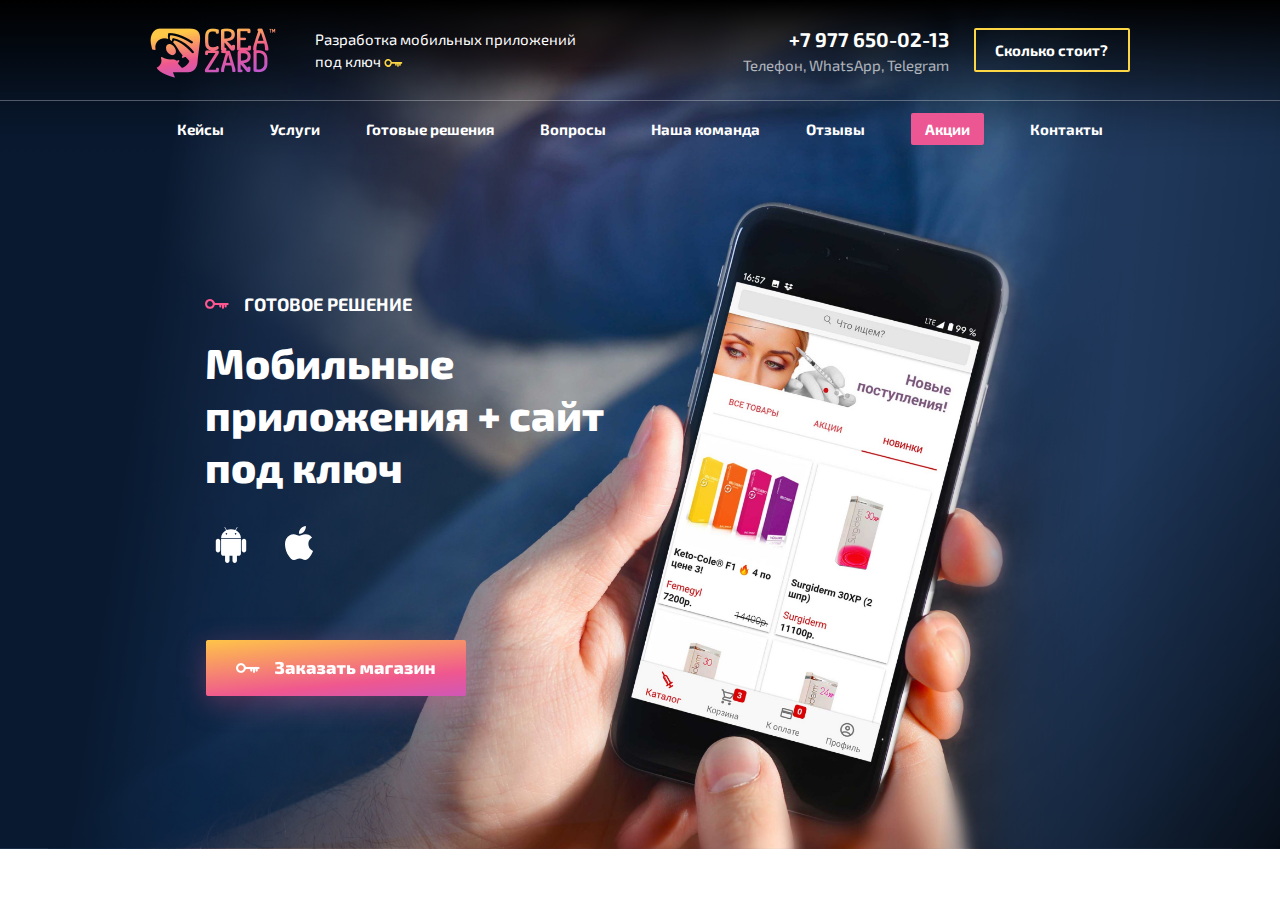
<file: Block_1/index.html>
<!DOCTYPE html>
<html lang="ru">
<head>
	<meta charset="UTF-8">
	<link rel="stylesheet" href="css/main.css">
	<link href="https://fonts.googleapis.com/css?family=Exo+2:300i,400i,400,500,700,800&display=swap" rel="stylesheet">
	<meta name="viewport" content="width=device-width, initial-scale=1, shrink-to-fit=no">
	<title>Creazard</title>
</head>
<body loading="lazy">

	<header class=header>
			<div class=content>
				<div class="gradient">	</div>
				<div class=conteiner>
					<div class=space></div>
					<div class=info>
						<div class=logo>
							<img src="img/block_1/creazard.png"
							srcset="img/block_1/creazard@2x.png 2x, 
							img/block_1/creazard@3x.png 3x" class=logocreazard>
							<span>Разработка мобильных приложений <br>	под ключ <img src="img/block_1/key.svg" class=key> </span>
						</div>
						<div class=contacts>
							<div class=manual>
								<h3><a href="tell: +797776500213">+7 977 650-02-13</a></h3>
								<span><h4>Телефон, WhatsApp, Telegram</h4></span>
							</div>
							<div>
								<a href="https://vk.com/im?peers=557513382&sel=24973610" target="_blank">
									<button class=firstbtn>Сколько стоит?</button>
								</a>
							</div>
						</div>
					</div>
				</div>
			<div class="line"></div>
			<ul class=navbar>
				<li id=active><a href="#"> Кейсы </a></li>
				<li id=active><a href="#"> Услуги </a></li>
				<li id=active><a href="#"> Готовые решения </a></li>
				<li id=active><a href="#"> Вопросы </a></li>
				<li id=active><a href="#"> Наша команда </a></li>
				<li id=active><a href="#"> Отзывы </a></li>
				<li class=active><a href="#"> Акции </a></li>
				<li id=active><a href="#"> Контакты </a></li>
			</ul>
			<div class="topnavbar" id=topnavbar>
				<div class="backbar">
				<ul class=topnav>
					<li class=menu>
						<a href="#">
							<img class="menu" src="img/block_1/mobile/menu.svg" alt="menu"></a>
						<ul>	
							<li id=active><a href="#"> Кейсы </a></li>
							<li id=active><a href="#"> Услуги </a></li>
							<li id=active><a href="#"> Готовые решения </a></li>
							<li id=active><a href="#"> Вопросы </a></li>
							<li id=active><a href="#"> Наша команда </a></li>
							<li id=active><a href="#"> Отзывы </a></li>
							<li class=active><a href="#"> Акции </a></li>
							<li id=active><a href="#"> Контакты </a></li>
						</ul>
  					</li>
  					<li><a href="#"><img class="logo" src="img/block_1/mobile/creazard.png" srcset="img/block_1/mobile/creazard@2x.png 2x, img/block_1/mobile/creazard@3x.png 3x" alt="logo"></a></li>
  					<li><a href="#"> <img class="menu" src="img/block_1/mobile/buy.svg" alt=""></a></li>
				</ul>
				</div>
			</div>
			<div class="offer">	
				<div class=head>
					<img class=key src="img/block_1/key_pink.svg" alt="">
					<h3>ГОТОВОЕ РЕШЕНИЕ</h3>
				</div>
				<span>
					<h2>Мобильные приложения + сайт под ключ</h2>
				</span>
				<div class="buttons">
				<button class="android">	
					<a href="#1245"> <img src="img/block_1/ic_android.svg"
					alt="android"> </a>
				</button>
				<button class="ios">	
					<a href="#1245"> <img src="img/block_1/ic_apple.svg"
					alt="iOS"> </a>
				</button>
				</div>
				<button class="buy">	
					<a href="https://vk.com/im?peers=557513382&sel=24973610" target="_blank"> <img class=button src="img/block_1/grad.png"
					srcset="img/block_1/grad@2x.png 2x, img=/block_1/grad@3x.png 3x" alt="Заказать магазин"> </a>
				</button>
			</div>
		</div>
	</header>

</body>
</html>
</file>
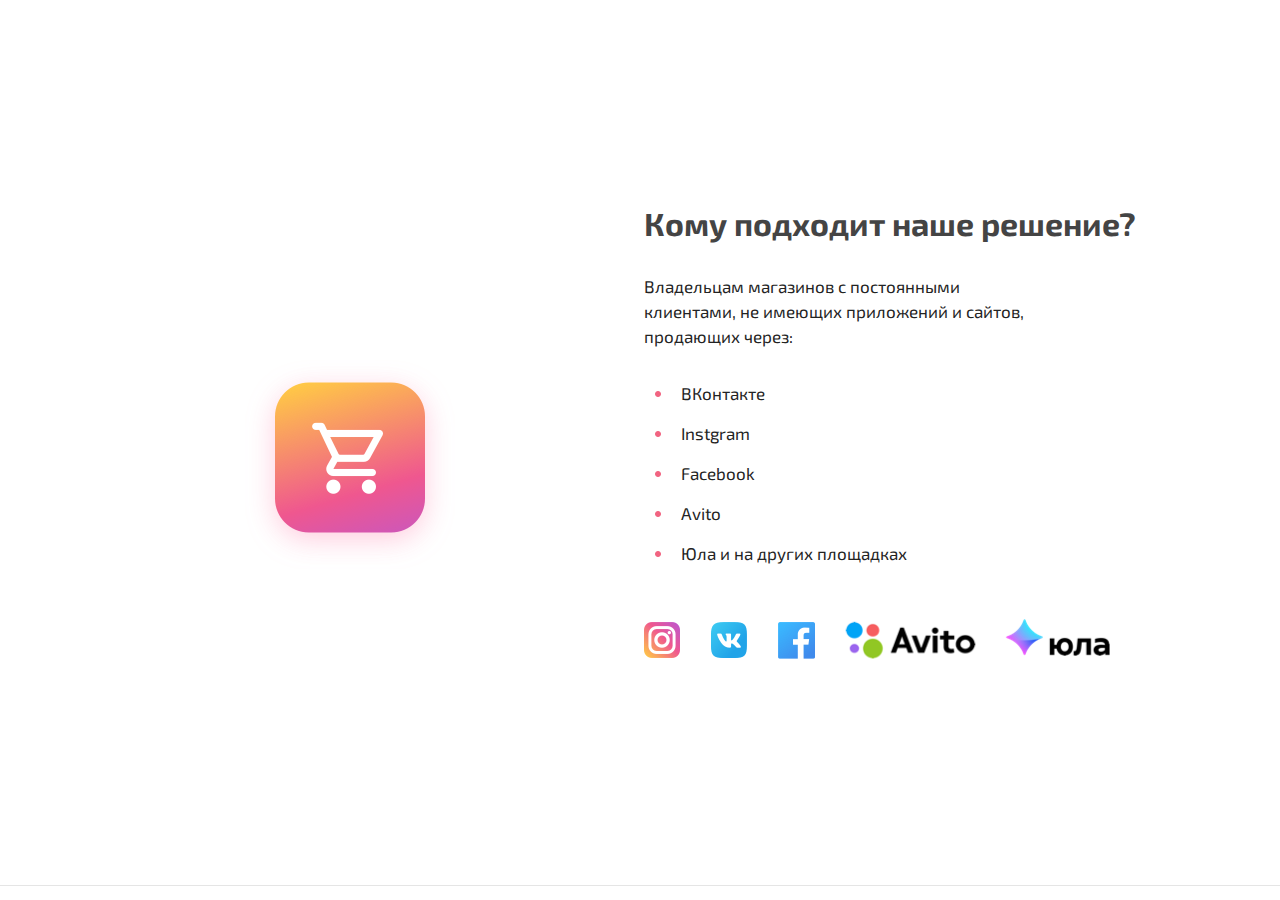
<file: Block_2/index.html>
<!DOCTYPE html>
<html lang="ru">
<head>
	<meta charset="UTF-8">
	<link rel="stylesheet" href="css/main.css">
	<link href="https://fonts.googleapis.com/css?family=Exo+2:300i,400i,400,500,700,800&display=swap" rel="stylesheet">
	<meta name="viewport" content="width=device-width, initial-scale=1, shrink-to-fit=no">
	<title>Creazard</title>
</head>
<body loading="lazy">

	<div class="block_2">
		<div class="margin">
			<img class=basket src="img/block_2/ic_app.png"
			srcset="img/block_2/ic_app@2x.png 2x, img/block_2/ic_app@3x.png 3x" alt="background">
			<div class="content">
				<h2>Кому подходит наше решение?</h2>
				<span>
					<h4>Владельцам магазинов с постоянными клиентами, не имеющих приложений и сайтов, продающих через:
					<p></p><img src="img/block_2/dot@2x.png" alt="">	ВКонтакте 
					<br><img src="img/block_2/dot@2x.png" alt="">	Instgram
					<br><img src="img/block_2/dot@2x.png" alt="">	Facebook
					<br><img src="img/block_2/dot@2x.png" alt="">	Avito
					<br><img src="img/block_2/dot@2x.png" alt="">	Юла и на других площадках</h4>
				</span>
				<div class=shops>
					<img class=device src="img/block_2/many.png"
					srcset="img/block_2/many@2x.png 2x, img/block_2/many@3x.png 3x" alt="shops">
				</div>
			</div>
		</div>
	</div>


	<div class="line2"></div>

</body>
</html>
</file>
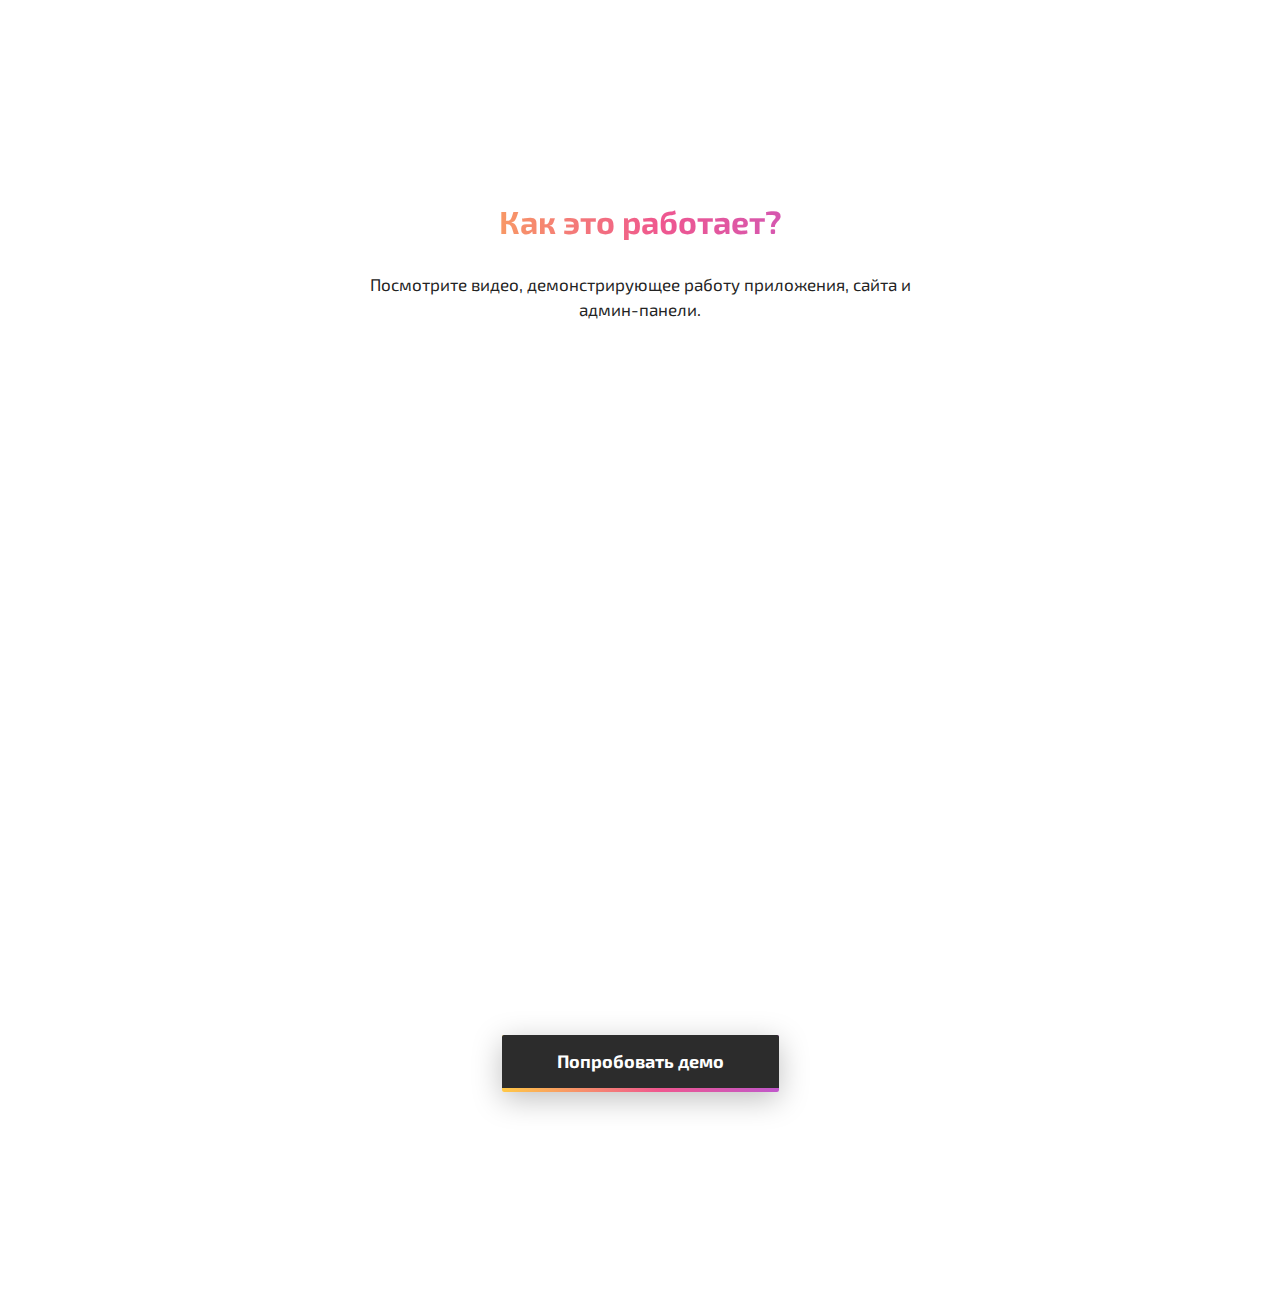
<file: Block_3/index.html>
<!DOCTYPE html>
<html lang="ru">
<head>
	<meta charset="UTF-8">
	<link rel="stylesheet" href="css/main.css">
	<link href="https://fonts.googleapis.com/css?family=Exo+2:300i,400i,400,500,700,800&display=swap" rel="stylesheet">
	<meta name="viewport" content="width=device-width, initial-scale=1, shrink-to-fit=no">
	<title>Creazard</title>
</head>
<body loading="lazy">

	<div class="block_3">
		<main class=offices>
			<div class=head> 
				<h2><a>Как это работает?</a></h2> 
		    </div>
			<span class=subhead>
				<h4>Посмотрите видео, демонстрирующее работу приложения, сайта и админ-панели.</h4>
			</span>
		</main>
		<div class="conteiner">	
		<iframe src="https://www.youtube.com/embed/duJz8uov9qE" frameborder="0" allow="accelerometer; autoplay; encrypted-media; gyroscope; picture-in-picture" allowfullscreen></iframe>
		</div>
		<button>
			<a href="#block_7"><h2>Попробовать демо</h2></a>
		</button>
	</div>
</body>
</html>
</file>
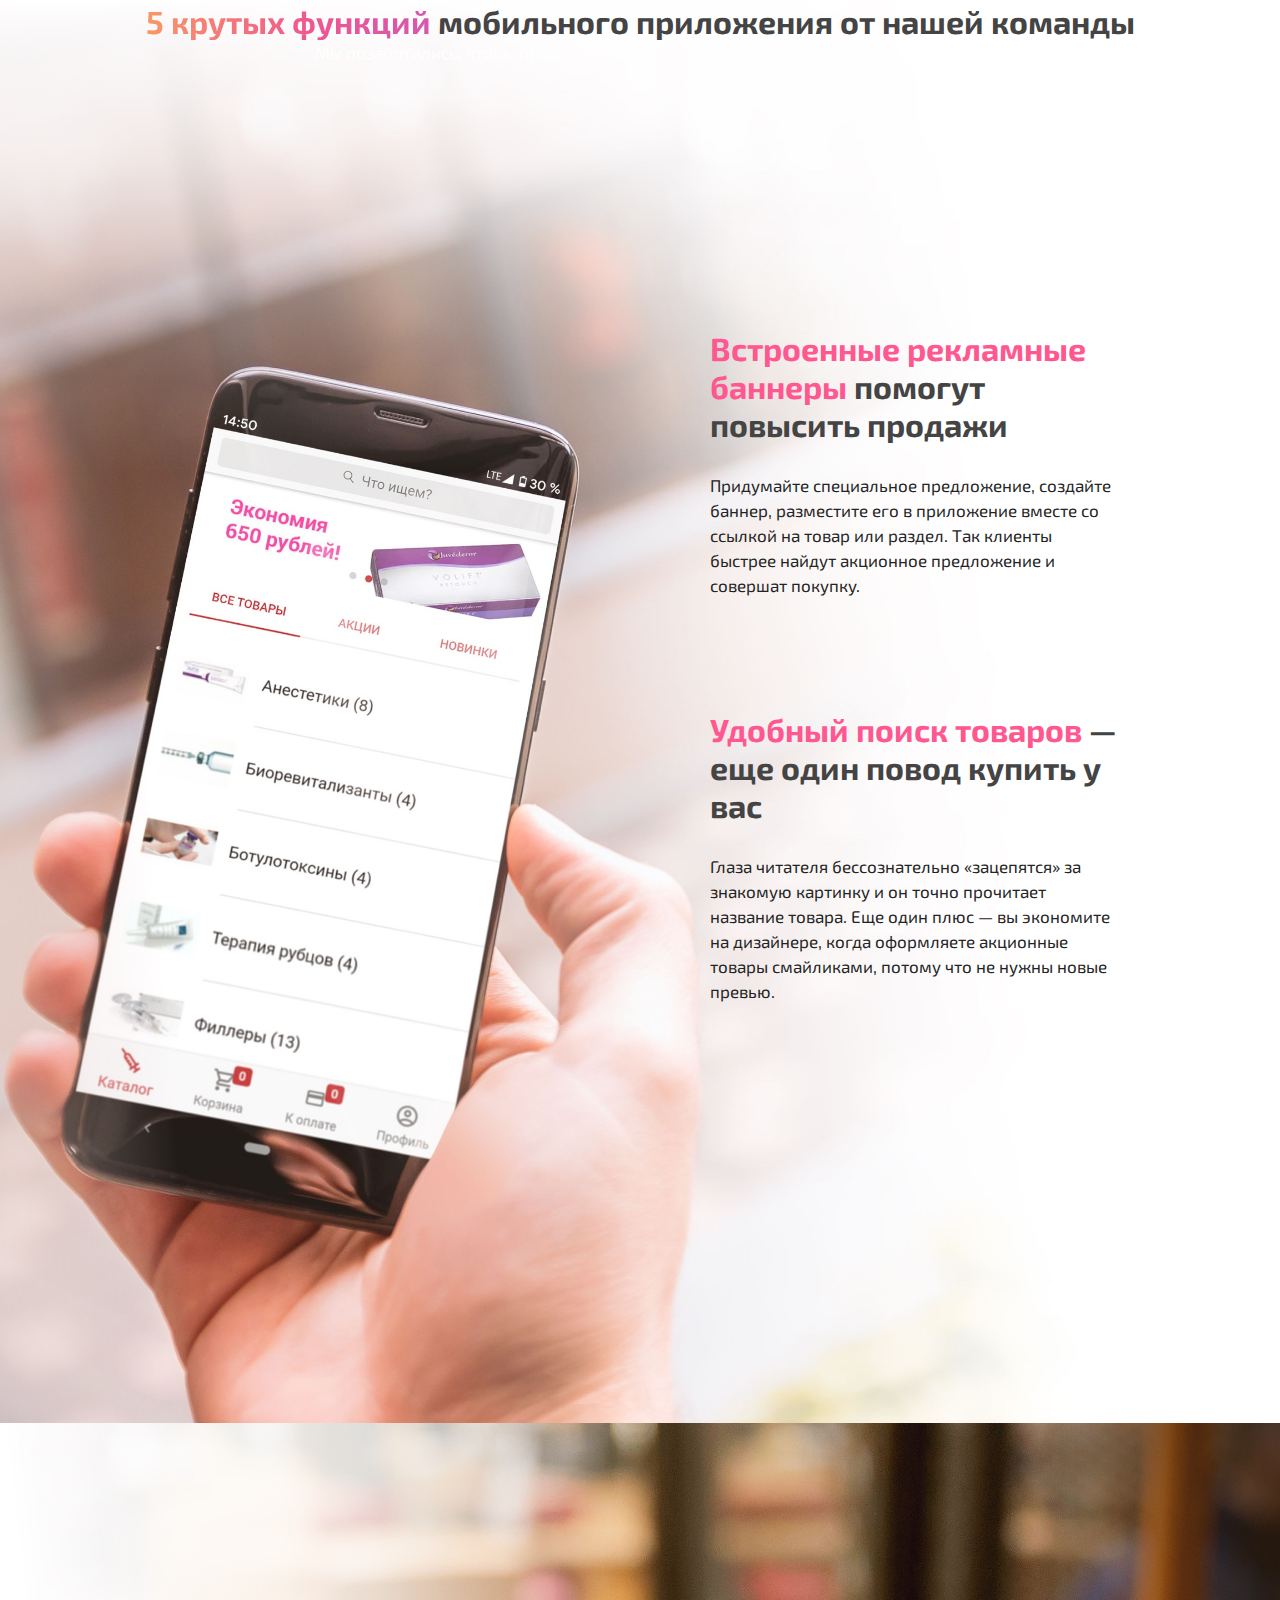
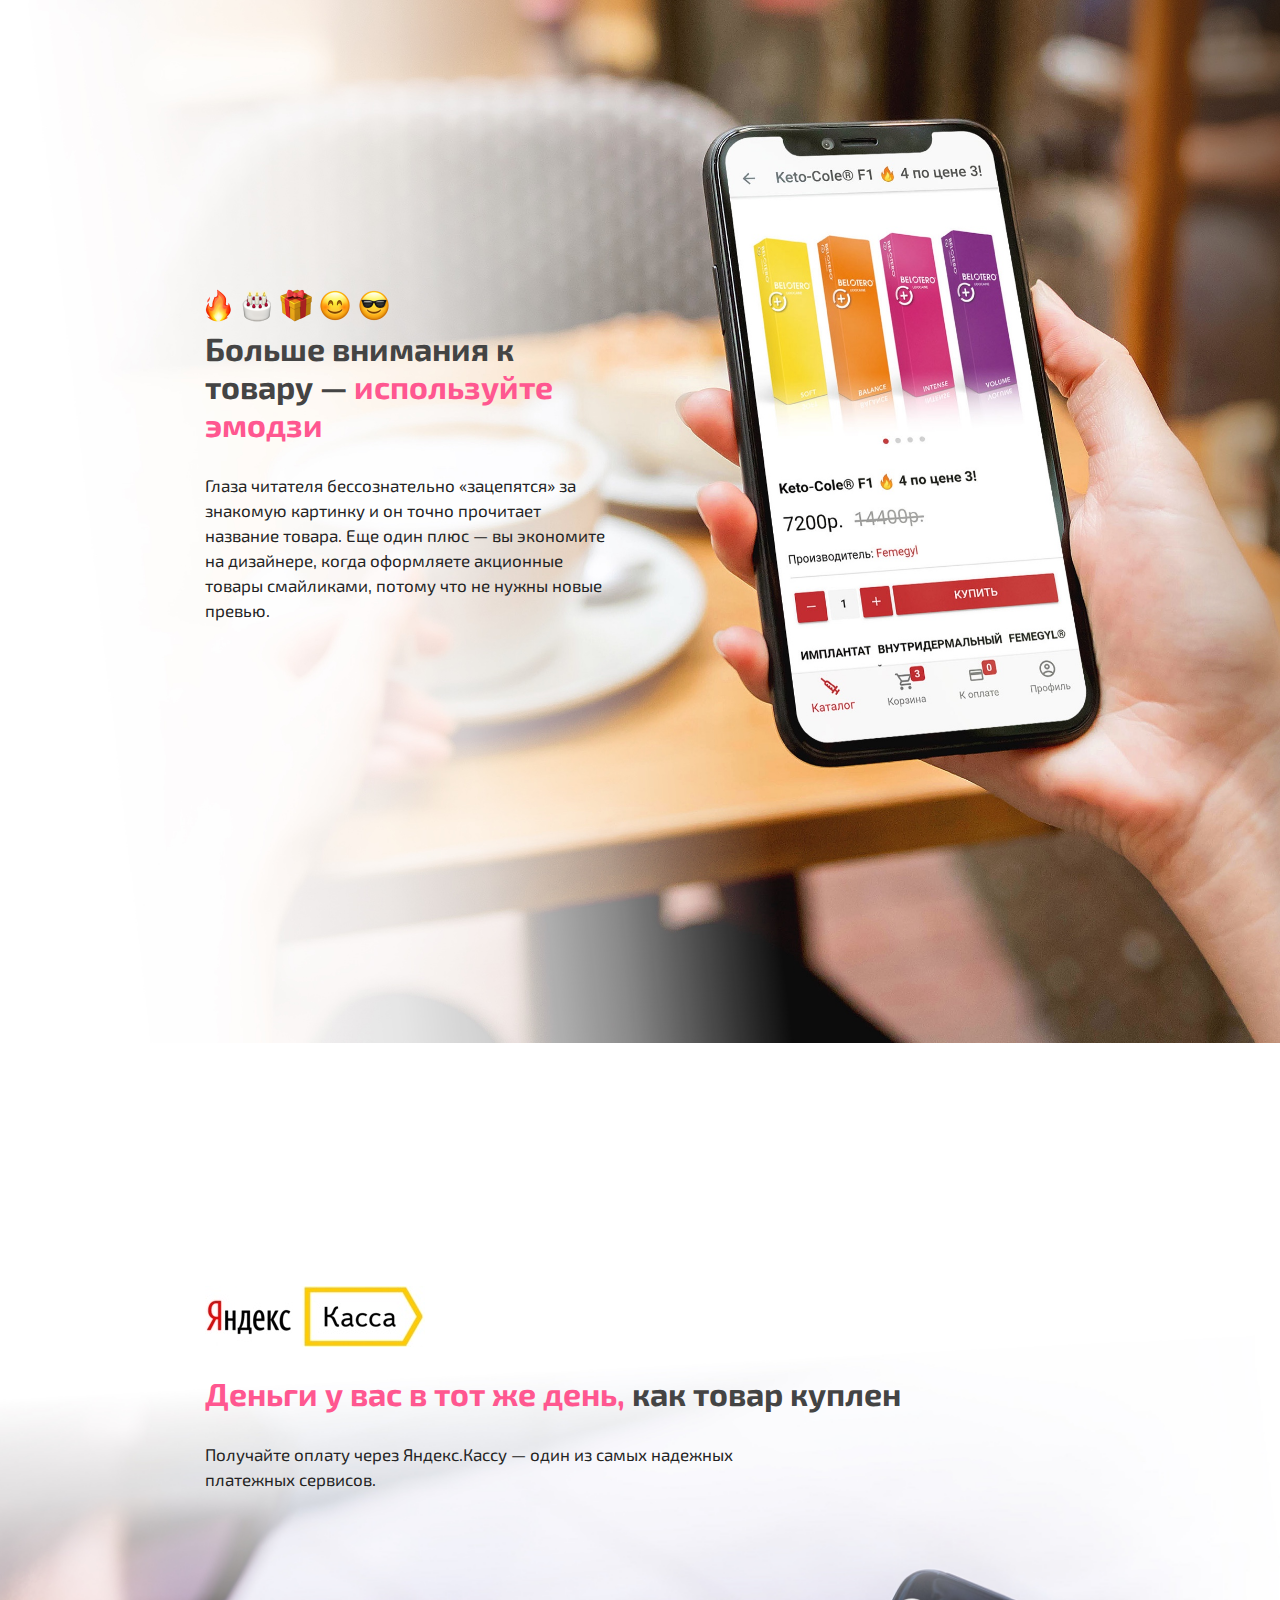
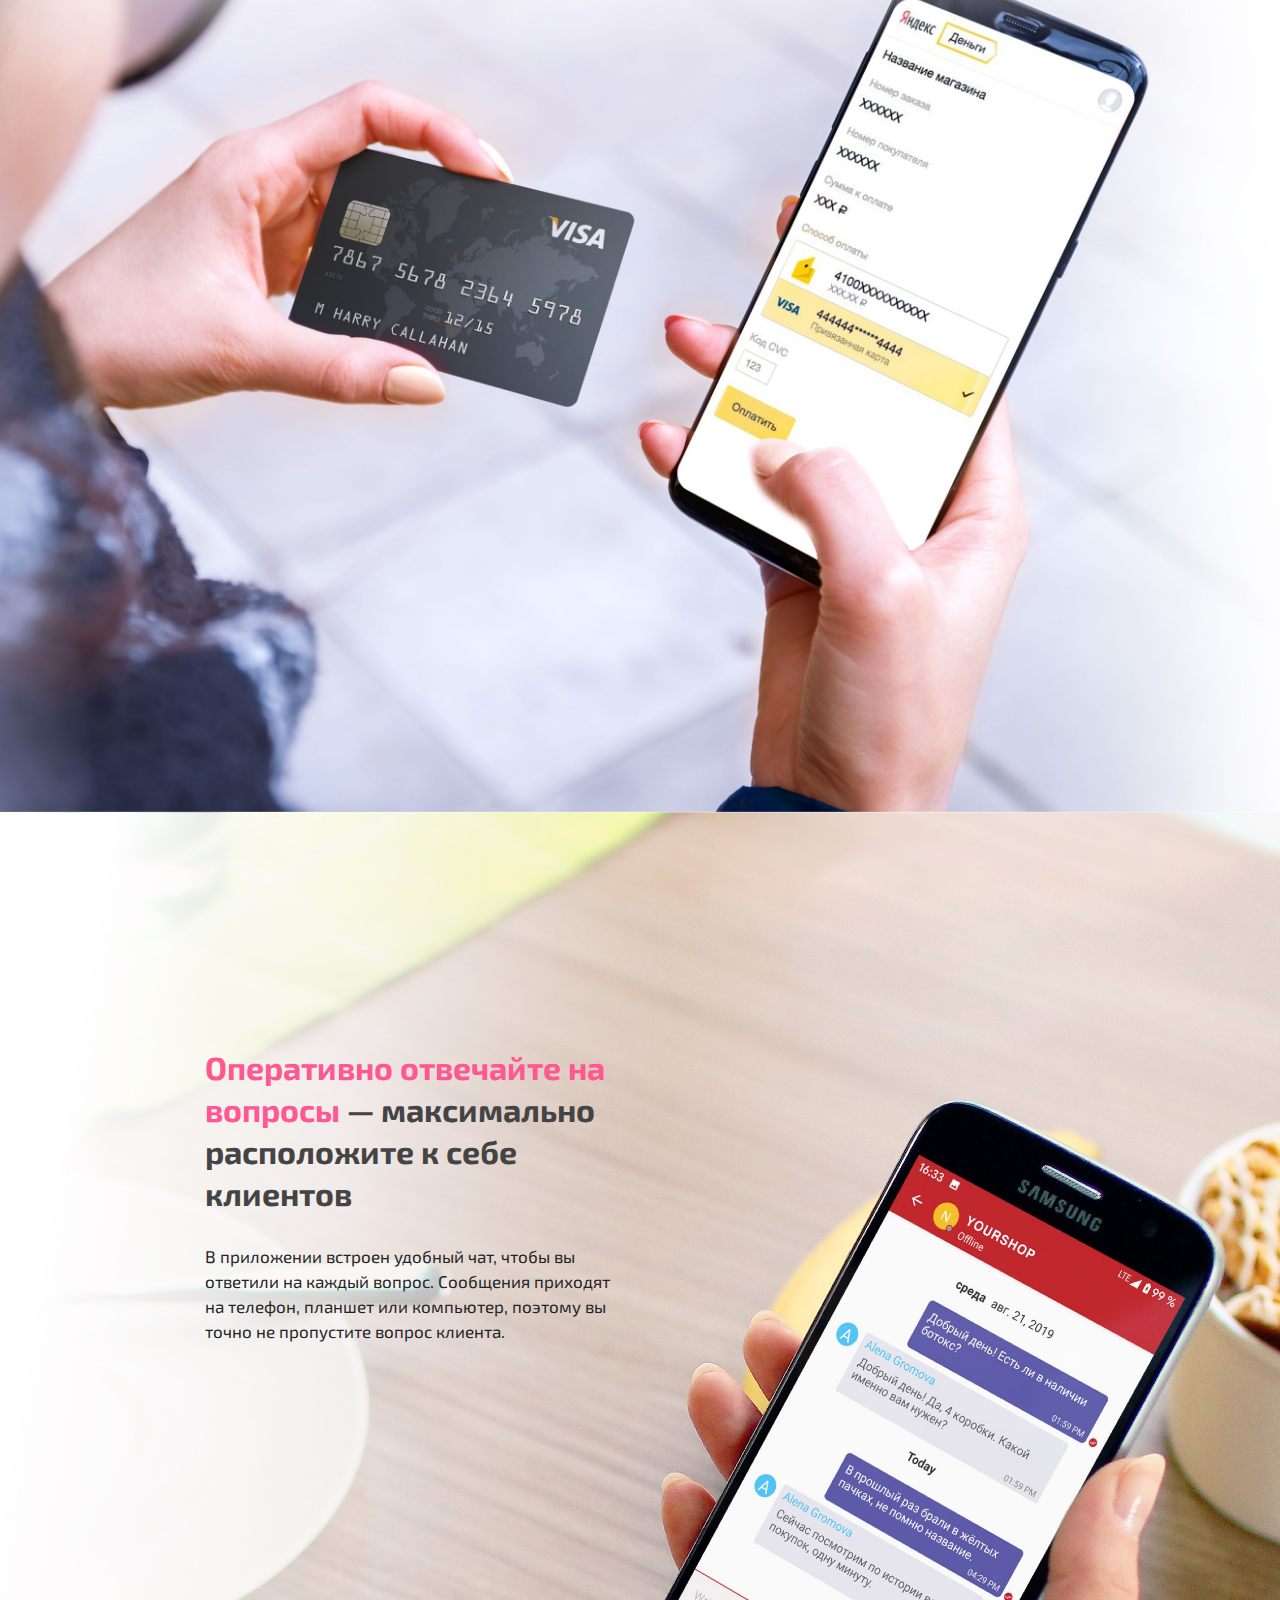
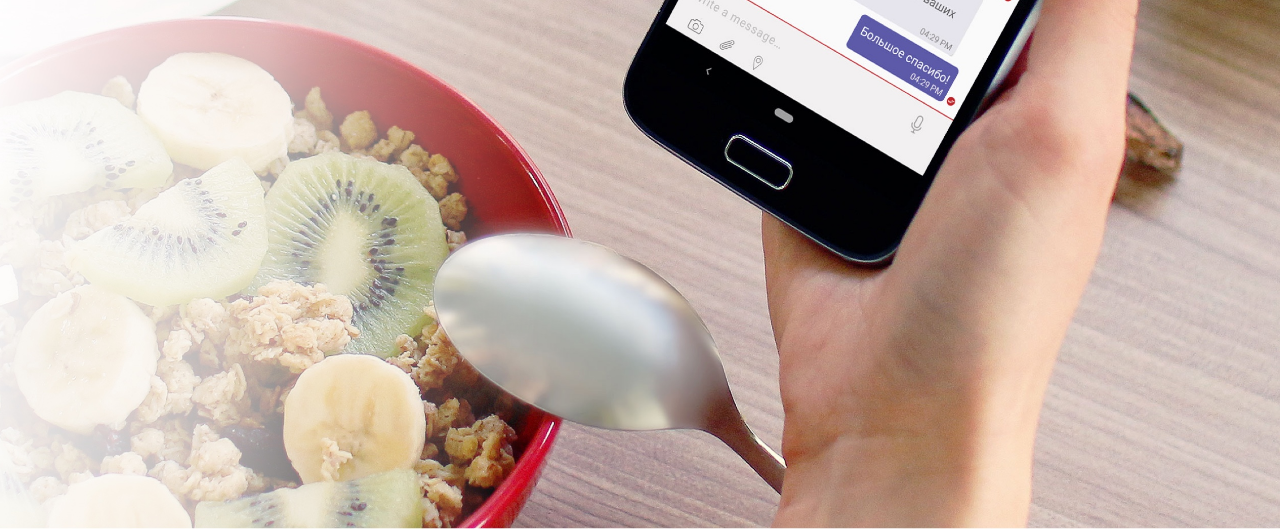
<file: Block_4/index.html>
<!DOCTYPE html>
<html lang="ru">
<head>
	<meta charset="UTF-8">
	<link rel="stylesheet" href="css/main.css">
	<link href="https://fonts.googleapis.com/css?family=Exo+2:300i,400i,400,500,700,800&display=swap" rel="stylesheet">
	<meta name="viewport" content="width=device-width, initial-scale=1, shrink-to-fit=no">
	<title>Creazard</title>
</head>
<body loading="lazy">

	<div class="block_4">

		<div class="group1">
			<h2 class=head><a>5 крутых функций</a> мобильного приложения от нашей команды</h2>
			<h4 class="head">Мы позаботились, чтобы продажи в вашем магазине росли и бизнес развивался.</h4>

			<main>
				<h2 class=numb1><a>Встроенные рекламные баннеры</a> помогут повысить продажи</h2>
				<span>
					<h4>Придумайте специальное предложение, создайте баннер, разместите его в приложение вместе со ссылкой на товар или раздел. Так клиенты быстрее найдут акционное предложение и совершат покупку.</h4>
				</span>
				<h2><a>Удобный поиск товаров</a> — еще один повод купить у вас</h2>
				<span class=numb2>
					<h4>Глаза читателя бессознательно «зацепятся» за знакомую картинку и он точно прочитает название товара. Еще один плюс — вы экономите на дизайнере, когда оформляете акционные товары смайликами, потому что не нужны новые превью.</h4>
				</span>
			</main>
		</div>

		<div class="group2">
			<main>
				<img class=numb1 src="img/block_4/Group2/emodji.png"
				srcset="img/block_4/Group2/emodji@2x.png, img/block_4/Group2/emodji@3x.png 3x" width="185" height="36" alt="background">
				<h2>Больше внимания к товару —<a> используйте эмодзи</a></h2>
				<span>
					<h4>Глаза читателя бессознательно «зацепятся» за знакомую картинку и он точно прочитает название товара. Еще один плюс — вы экономите на дизайнере, когда оформляете акционные товары смайликами, потому что не нужны новые превью.</h4>
				</span>
			</main>
		</div>

		<div class="group3">
			<main>
				<img src="img/block_4/Group3/kassa.jpg"
				srcset="img/block_4/Group3/kassa@2x.jpg 2x, img/block_4/Group3/kassa@3x.jpg 3x" width="220" height="61" alt="background">
				<h2 class=numb1><a>Деньги у вас в тот же день,</a> как товар куплен</h2>
				<span>
					<h4>Получайте оплату через Яндекс.Кассу — один из самых надежных платежных сервисов.</h4>
				</span>
			</main>
		</div>

		<div class="group4">
			<main>
				<h2 class=numb1><a>Оперативно отвечайте на вопросы </a>— максимально расположите к себе клиентов</h2>
				<span>
					<h4>В приложении встроен удобный чат, чтобы вы ответили на каждый вопрос. Сообщения приходят на телефон, планшет или компьютер, поэтому вы точно не пропустите вопрос клиента.</h4>
				</span>
			</main>
		</div>
	</div>

</body>
</html>
</file>
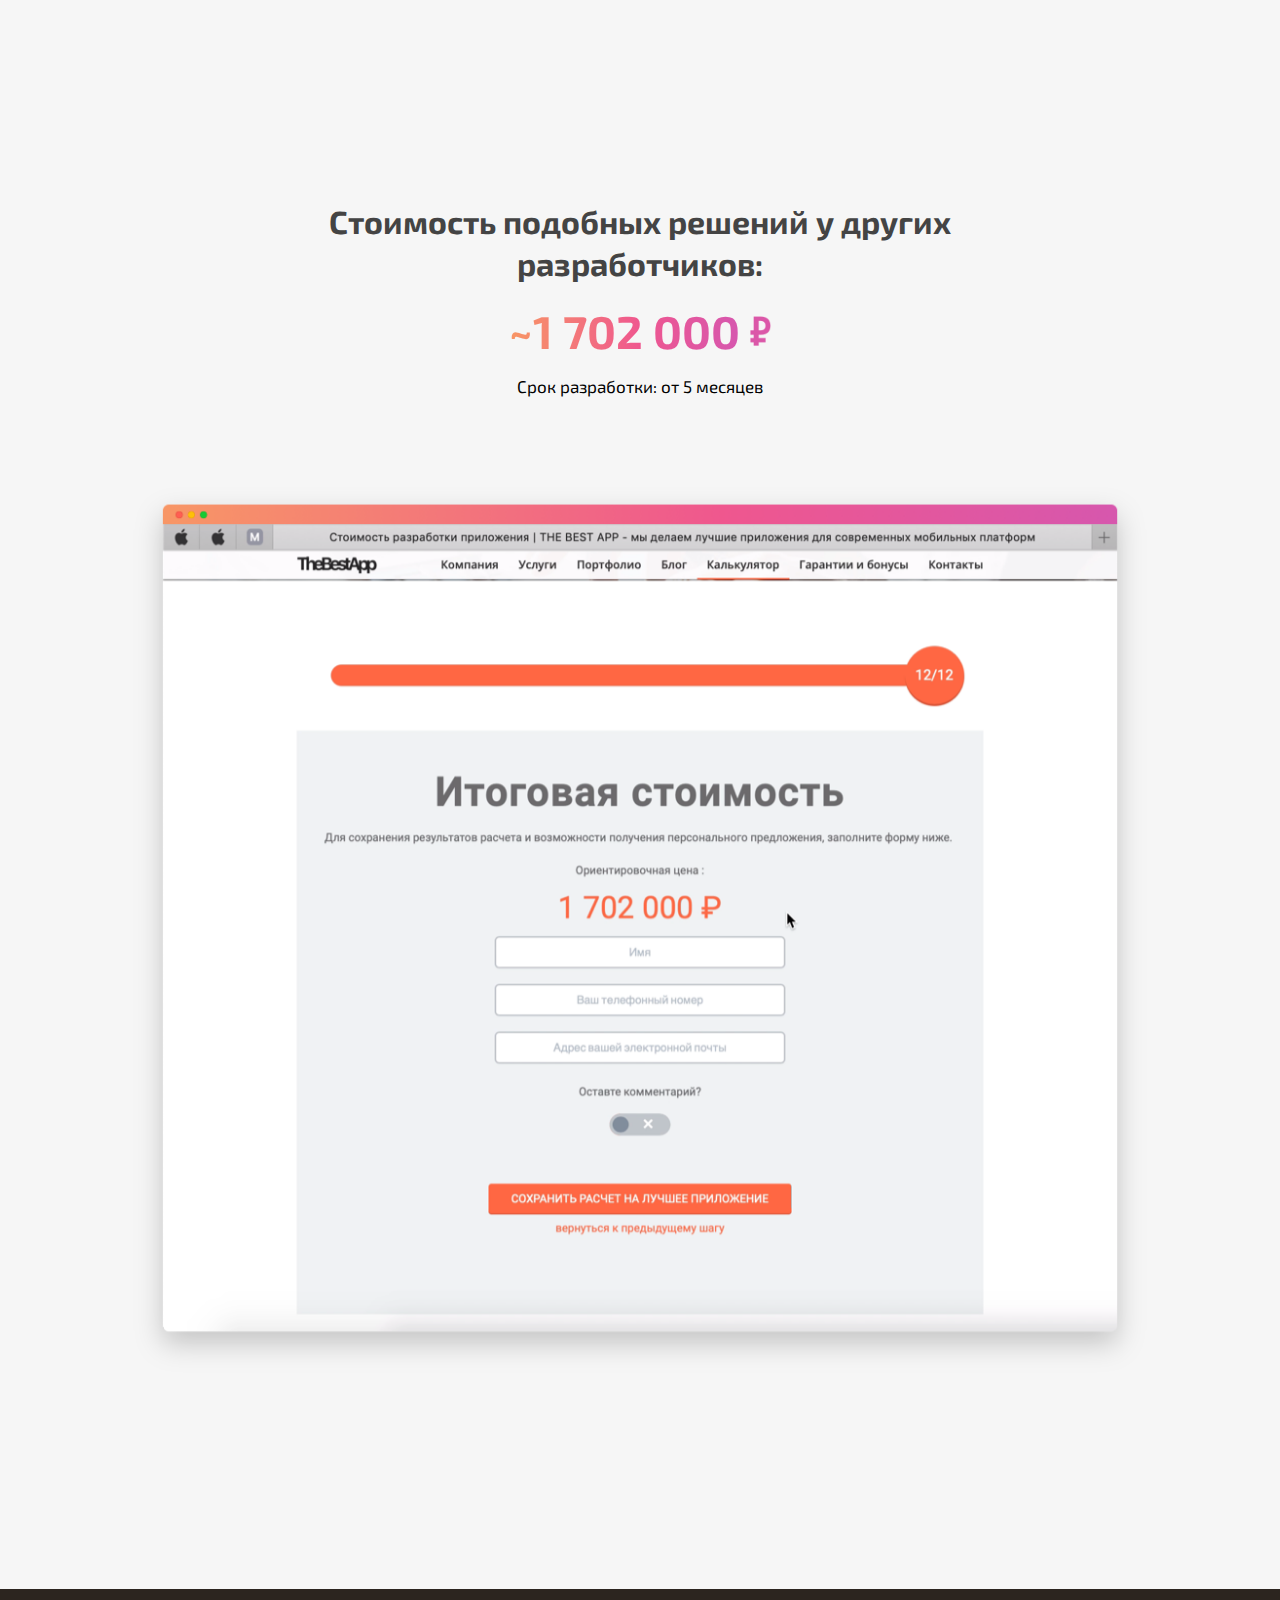
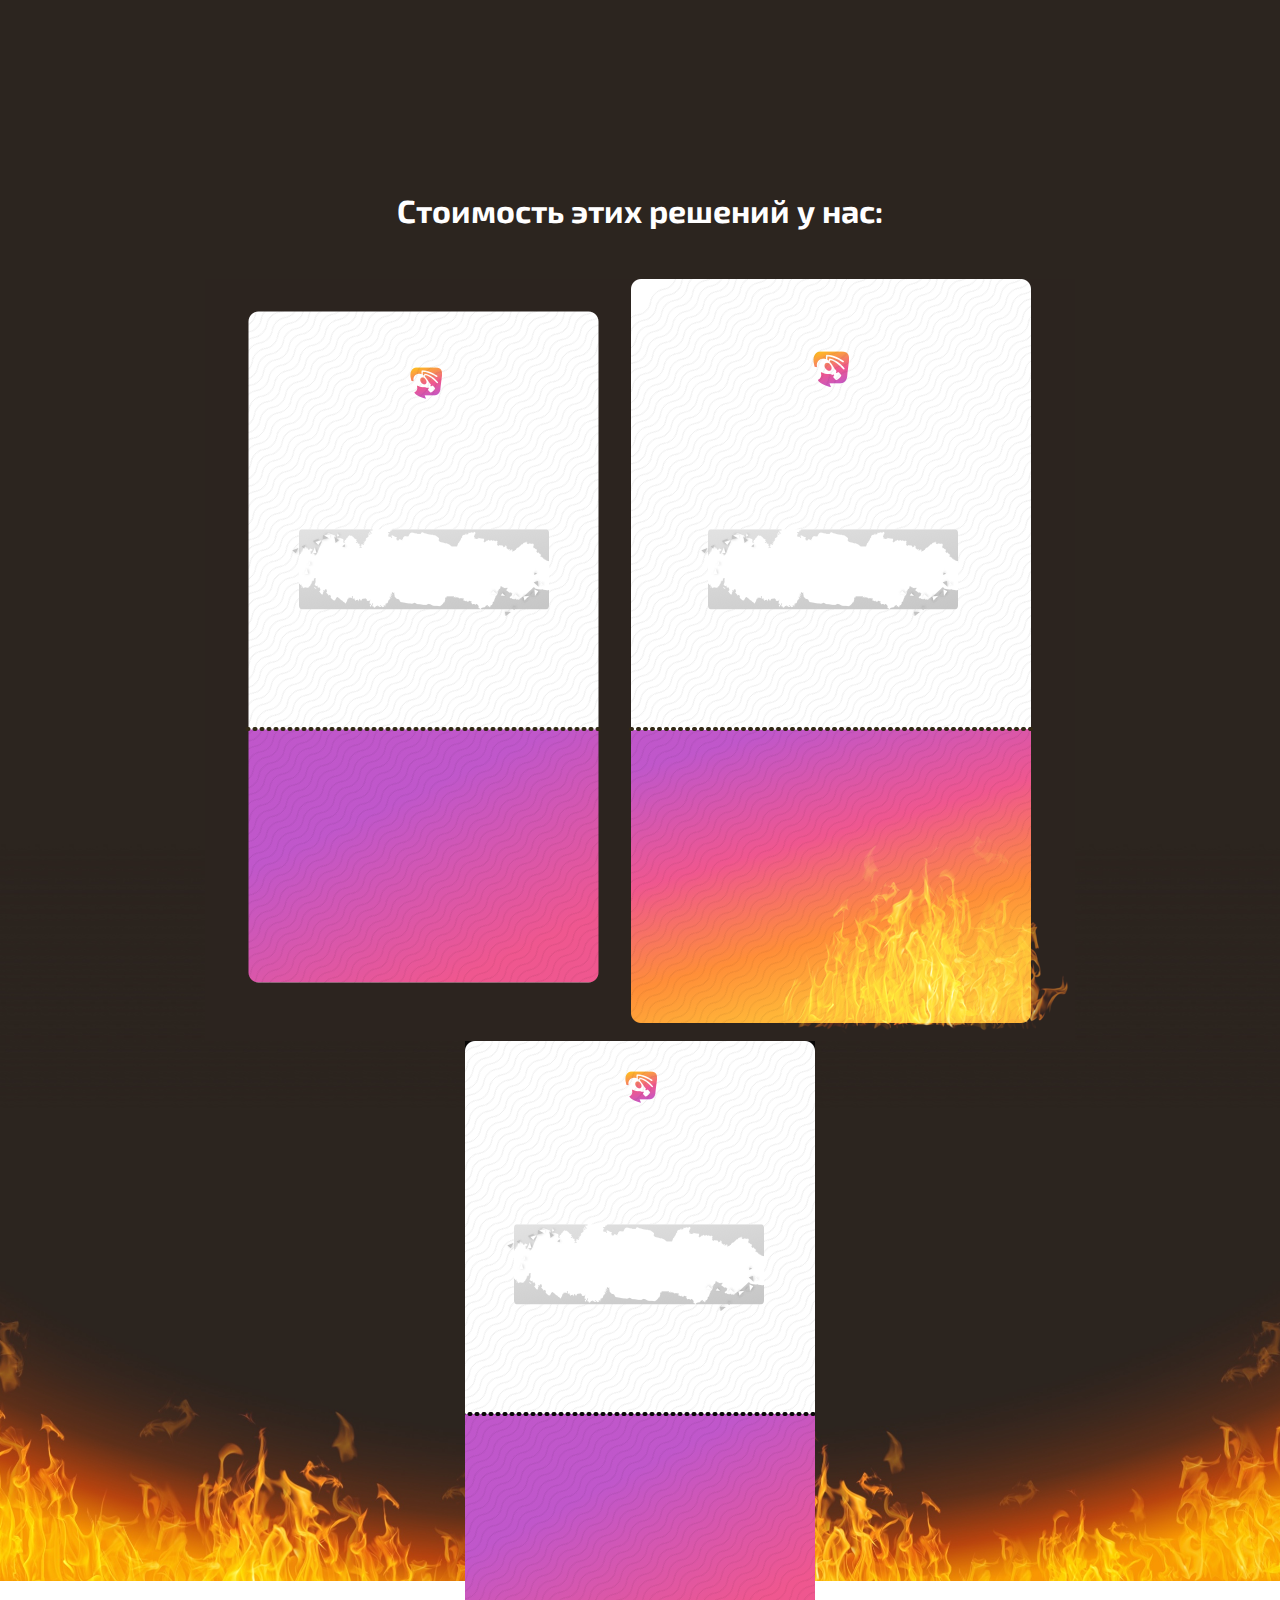
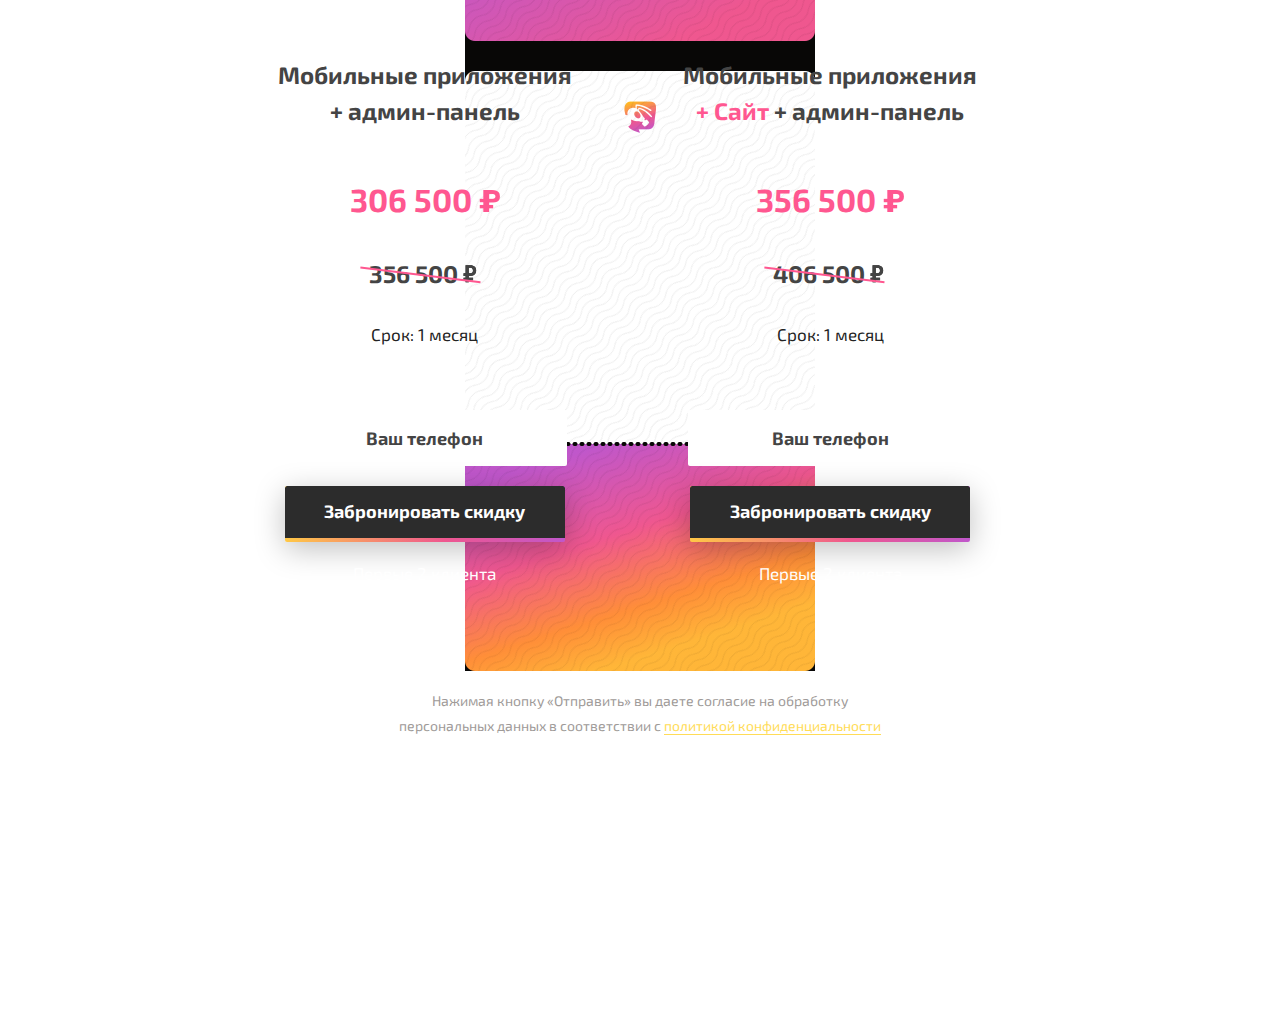
<file: Block_8-9/index.html>
<!DOCTYPE html>
<html lang="ru">
<head>
	<meta charset="UTF-8">
	<link rel="stylesheet" href="css/main.css">
	<link href="https://fonts.googleapis.com/css?family=Exo+2:300i,400i,400,500,700,800&display=swap" rel="stylesheet">
	<meta name="viewport" content="width=device-width, initial-scale=1, shrink-to-fit=no">
	<title>Creazard</title>
</head>
<body loading="lazy">

	<div class="block_8">
		<div class="margin">
		<h2>Стоимость подобных решений у других разработчиков:</h2>
		<h3> <a>~1 702 000</a> <img class=rub src="img/block_8/тВ-.png" srcset="img/block_8/тВ-@2x.png 2x, img/block_8/тВ-@3x.png 3x" alt="rub"></h3>
		<h4>Срок разработки: от 5 месяцев</h4>
		<img class=screen src="img/block_8/window.png" srcset="img/block_8/window@2x.png 2x, img/block_8/window@3x.png 3x" alt="window">
		</div>
	</div>
	
	<div class="block_9">
		<div class="content">
			<div class="margin">
				<h2 class=head>Стоимость этих решений у нас:</h2>
				<img class=mount src="img/block_9/price.png" srcset="img/block_9/price@2x.png 2x, img/block_9/price@3x.png 3x" alt="price">
				<div class="crop">
				<img class=mount2 src="img/block_9/mobile/mount.png" srcset="img/block_9/mobile/mount@2x.png 2x, img/block_9/mobile/mount@3x.png 3x" alt="price">
				</div>
				<div class="stroke">
					<div class="pricelist ver1">
						<h2 class=pricehead>Мобильные приложения <br>+ админ-панель</h2>
						<h2 class="price">306 500 <img class=rub src="img/block_9/rubl.png" srcset="img/block_9/rubl@2x.png 2x, img/block_9/rubl@3x.png 3x" alt="rub"></h2>
						<h2 class=discount> 356 500 <img src="img/block_9/₽.svg" alt=""></h2>
						<h4 class="time">Срок: 1 месяц</h4>
						<form action="mailto:v.stankov@creazard.ru" method="GET">
							<input type="text" name="Ваш телефон" placeholder="Ваш телефон">
							<div class=button><input type="submit" value="Забронировать скидку"></div>
						</form>
						<h4 class=of>Первые 2 клиента</h4>
					</div>
					<div class="pricelist ver2">
						<h2 class=pricehead>Мобильные приложения <br><a>+ Сайт</a> + админ-панель</h2>
						<h2 class="price">356 500 <img class=rub src="img/block_9/rubl.png" srcset="img/block_9/rubl@2x.png 2x, img/block_9/rubl@3x.png 3x" alt="rub"></h2>
						<h2 class=discount> 406 500 <img src="img/block_9/₽.svg" alt=""></h2>
						<h4 class="time">Срок: 1 месяц</h4>
						<form action="mailto:v.stankov@creazard.ru" method="GET">
							<input type="text" name="Ваш телефон" placeholder="Ваш телефон">
							<div class=button><input type="submit" value="Забронировать скидку"></div>
						</form>
						<h4 class=of>Первые 2 клиента</h4>
					</div>
				</div>
				<span class=politic>Нажимая кнопку «Отправить» вы даете согласие на обработку персональных данных в соответствии с <a href="#100">политикой конфиденциальности</a></span>
				<h2 class="ask">Почему такая разница в цене?</h2>
				<h4 class="ask">Такая разница в цене и большая скидка потому что мобильные приложения и сайт уже готовы. А также потому что мы совсем недавно запустили данный продукт и нам нужны первые несколько магазинов, чтобы привлечь еще бóльшую аудиторию, показав какой качественный и рабочий товар мы предлагаем.</h4>
			</div>
		</div>
	</div>

</body>
</html>
</file>
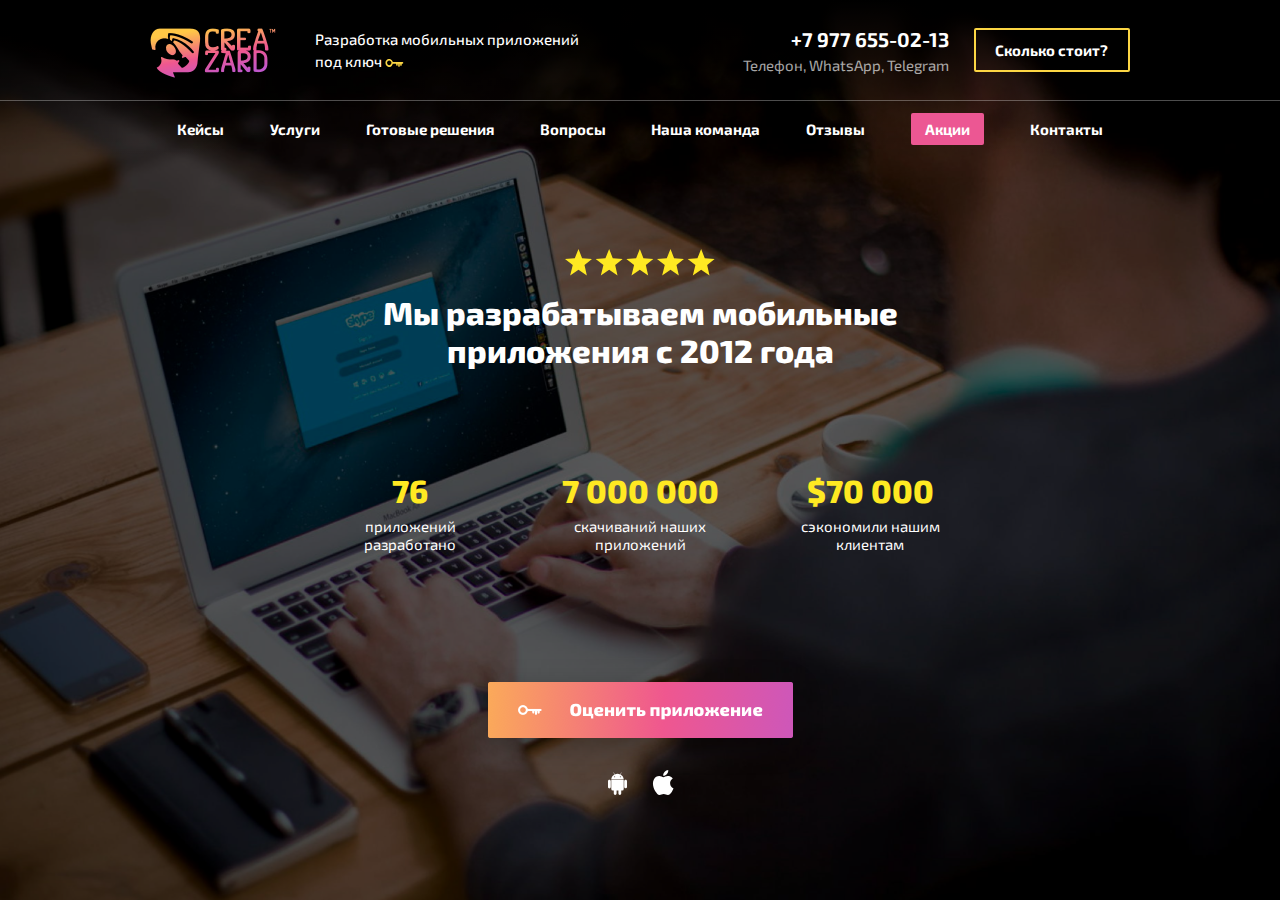
<file: Creazard/index.html>
<!DOCTYPE html>
<html lang="ru">
<head>
	<meta charset="UTF-8">
	<link rel="stylesheet" href="css/main.css">
	<link href="https://fonts.googleapis.com/css?family=Exo+2:500,700,800&display=swap" rel="stylesheet">
	<meta name="viewport" content="width=device-width, initial-scale=1, shrink-to-fit=no">
	<title>Creazard</title>
</head>
<body>
	<header class=header loading="lazy">
		<div class=rectangle>
			<div class=content>
				<div class="gradient">	</div>
				<div class=conteiner>
					<div class=space></div>
					<div class=info>
						<div class=logo>
							<img src="img/creazard.png"
							srcset="img/creazard@2x.png 2x, 
							img/creazard@3x.png 3x" class=logocreazard>
							<span>Разработка мобильных приложений <br>	под ключ <img src="img/key.svg" class=key> </span>
						</div>
						<div class=contacts>
							<div class=manual>
								<a href="tell: +797776550213">+7 977 655-02-13</a>
								<article>Телефон, WhatsApp, Telegram</article>
							</div>
							<div >
								<a href="https://forms.gle/T5ACxZd9yCv18czt9" target="_blank">
									<button class=firstbtn>Сколько стоит?</button>
								</a>
							</div>
						</div>
					</div>
				</div>
				<div class="line"></div>
				<ul class=navbar>
					<li id=active><a href="#"> Кейсы </a></li>
					<li id=active><a href="#"> Услуги </a></li>
					<li id=active><a href="#"> Готовые решения </a></li>
					<li id=active><a href="#"> Вопросы </a></li>
					<li id=active><a href="#"> Наша команда </a></li>
					<li id=active><a href="#"> Отзывы </a></li>
					<li class=active><a href="#"> Акции </a></li>
					<li id=active><a href="#"> Контакты </a></li>
				</ul>
				<nav class="topnavbar" id=topnavbar>
					<ul class=topnav>
						<li>
							<a href="#" class="menu-btn">
								<span></span></a>
							<ul>	
								<li id=active><a href="#"> Кейсы </a></li>
								<li id=active><a href="#"> Услуги </a></li>
								<li id=active><a href="#"> Готовые решения </a></li>
								<li id=active><a href="#"> Вопросы </a></li>
								<li id=active><a href="#"> Наша команда </a></li>
								<li id=active><a href="#"> Отзывы </a></li>
								<li class=active><a href="#"> Акции </a></li>
								<li id=active><a href="#"> Контакты </a></li>
							</ul>
  						</li>
  						<a href="https://forms.gle/T5ACxZd9yCv18czt9" target="_blank">
									<button class=firstbtn>Сколько стоит?</button>
								</a>
					</ul>
				</nav>
				<div class="offer">	
					<img src="img/stars.svg" alt="stars" class=stars>
					<span>Мы разрабатываем мобильные<br> приложения с 2012 года</span>
					<div class=of_us>	
						<div id=offer>
							<h2>76</h2>
							<article>приложений <br>разработано</article>
						</div>
						<div id=offer>
							<h2>7 000 000</h2>
							<article>скачиваний наших <br>приложений</article>
						</div>
						<div id=offer>
							<h2>$70 000</h2>
							<article>сэкономили нашим<br> клиентам</article>
						</div>
					</div>
					<a href="https://forms.gle/T5ACxZd9yCv18czt9" target="_blank" border="0">
					<button class="button">	
						<img src="img/gradient.png" 
						srcset="img/gradient@2x.png 2x, 
						img/gradient@3x.png 3x" 
						id="gradient"  border="0">
					</button>
					</a>	
     				<img src="img/group-4.svg" alt=""class=markets>
				</div>
			</div>
		</div>
	</header>
</body>
</html>
</file>
<file: Apps_adapt/css/main.css>
body {
  font-family: 'Exo 2', sans-serif;
  padding: 0;
  margin: 0;
  color: #000;
}
div, p, a, form, button{
  box-sizing: border-box;
}
a{
  text-decoration: none;
}
ul, li{
  box-sizing: border-box;
}
h2{
  font-weight: 700;
  margin: 0;
  font-size: 32px;
}
h3{
  font-weight: 700;
  margin: 0;
  font-size: 20px;
}
h4{
  font-weight: 400;
  margin: 0;
  font-size: 17px;
}
h5{
  font-weight: 400; 
  margin: 0;  
}

#tabArrest{
  background-color: rgba(0, 0, 0, 0.7);
  width: 100%;
  height: 100%;
  position: absolute;
  justify-content: center;
  align-items: center;
  top: 0;
  left: 0;
  display: none;
  position: fixed;
  transition: all 0.5s ease;
}
.tab{
  max-width: 600px;
  width: 100%;
  height: 100%;
  max-height: 800px;
  overflow: hidden;
  text-align: center;
  position: absolute;
  top: 0;
  right: 0;
  bottom: 0;
  left: 0;
  margin: auto;
  background: #fff;
}
.tab .close img{
  position: absolute;
  top:30px;
  cursor: pointer;
  right: 30px;
  width: 21px;
  height: 21px;
}
.tab .head{
  margin: 59px auto 0px;
  line-height: 32px;
  color: #444;
  font-size: 24px;
}
.tab .btnconteiner{
  display: flex;
  justify-content: space-between;
  margin: 34px auto 44.5px;
  width: 413px;
}
.tab .btnconteiner button a{
  font-family: 'Exo 2', sans-serif;
  font-weight: 700;
  font-size: 19px;
  line-height: 24px;
  color: #444;
}
.tab .btnconteiner button{
  background:#fff;
  border-radius: 2px;
  border: none;
  width: 100%;
  padding: 0;
  height: 38px;
}
.tab .btnconteiner button#tab01{
  background:#f6f6f6;
}
.tab .btnconteiner img{
  display: none;
  margin:0 auto ;
  width: 100%;
  height:2px;
}
.tab .btnconteiner #linebtn02{
  display: block;
}
.tab main.num1{
  display: flex;
  flex-direction: column;
  align-items:center;
  height: 100%;
  max-height: 560px;
  overflow-y: scroll;
  border-radius: 2px;
  text-align: left;
  margin: 0 auto;
}
::-webkit-scrollbar {
  width: 0px;
  background: rgba(0, 0, 0, 0.0);
}
.tab main.num2{
  display: none;
  flex-direction: column;
  align-items:center;
  height: 100%;
  max-height: 560px;
  overflow-y: scroll;
  border-radius: 2px;
  text-align: left;
  margin: 0 auto;
}
::-webkit-scrollbar {
  width: 0px;
  background: rgba(0, 0, 0, 0.0);
}
.tab main h4{
  font-size: 17px;  
  line-height: 25px;
  width: 455px;
  display: flow-root;
  color: #232323; 
}
.tab main img.check{
  width: 20px;
  height: 20px;
  margin: 2px 24px 0px 0px;
  float:left;
}
.tab .content{
  display: flex;
  max-width: 600px;
}
.tab .content1{
  display: flex;
  max-width: 600px;
}
.tab .button a h2{
  font-family: 'Exo 2', sans-serif;
    line-height: 22px;
    font-size: 18px;
}
.tab .button a{
  display: flex;
  -ms-align-items: center;
  align-items: center;
  text-decoration: none;
  background-repeat:no-repeat;
  padding: 15.3px 64px;
  border-radius: 2px 2px 0px 0px;
    background-color: #2c2c2c;
    cursor: pointer;
    overflow: hidden;
    outline:none;
    color: #fff;
}
.tab .button{
  background: none;
  border: none;
  border-radius: 2px;
  max-width: 280px;
  padding:0px 0px 4px;
  box-shadow: 0 7px 30px 0 rgba(0, 0, 0, 0.25);
  background: linear-gradient(to right, #ffc846, #ef578f 57%, #c057cb);
  margin: 37.5px auto 30px;
}

.margin{
  display: contents;
}
.header .head h3{
  margin: 0px;
  font-size: 18px;
  color: #fff;
}
.header{
    background: #2f5483 url("../img/block_1/1@2x.jpg" ) no-repeat center top / cover;
  color: #fff;
  height: auto;
  margin:0;
  padding: 0; 
  -webkit-background-size: cover;
  background-size: cover;
}
.header .gradient{
  width: 100%;
  max-width:5000px;
    height: 160px;
    background-image: linear-gradient(to bottom, #000000, rgba(0, 0, 0, 0.6) 35%, rgba(0, 0, 0, 0.19) 69%, rgba(0, 0, 0, 0.06) 84%, rgba(0, 0, 0, 0));
}
.header .conteiner{
  width: 90%;
  max-width: 980px;
  margin: 0 auto;
}
.header .space{
  height: 22.5px;
  width: 100%;
  margin-top: -160px; 
}
.header .info{
  display: flex;
  justify-content: space-between;
  align-items: center;
}
.header .logo{
  display: flex;
  justify-content: space-between;
  align-items: center;
}
.header .logo span{
  width: 100%;
  font-size: 15px;
  max-width: 280px;
  line-height: 22px;
  margin-left: 39px;
}
.header .creazard{
   width: 126px;
   height: 55px;
   object-fit: contain;
   padding-left: 0;
}
.header .key{
   width: 19px;
   height: 8px;
   object-fit: contain;
}
.header .manual{
  text-align: right;
  margin-right: 25px;
}
.header .manual a{
  text-decoration: none;
  text-align: right;
  color: #fff;
  font-size: 20px;
  line-height: 22px;
}
.header .contacts{
  display: flex;
  -ms-align-items: center;
  align-items: center;
}
.header .manual span h4{
  margin-top: 5px;  
  opacity: 0.65;
  font-size: 15px;
}
.header .firstbtn{
  font-family: 'Exo 2', sans-serif;
    background-color: Transparent;
    background-repeat:no-repeat;
    border: solid 2px #fcd644;
    border-radius: 2px;
    padding: 9.2px 19.65px;
    color: #fff;
    font-weight: 700;
    font-size: 15px;
    line-height: 22px;
    cursor: pointer;
    overflow: hidden;
    outline:none;
    transition: all 0.5s ease;
}
.header .firstbtn:hover{
  font-family: 'Exo 2', sans-serif;
    background-color: Transparent;
    background-repeat:no-repeat;
    border: solid 2px #ec5793;
    color: #fff;
    font-weight: 700;
    font-size: 15px;
    line-height: 22px;
    cursor: pointer;
    overflow: hidden;
    outline:none;
}

#popup01{
  background-color: rgba(0, 0, 0, 0.7);
  width: 100%;
  height: 100%;
  position: absolute;
  justify-content: center;
  align-items: center;
  top: 0;
  left: 0;
  display: none;
  position: fixed;
  transition: all 0.5s ease;
}
#popup01 .popup{
  width: 600px;
  height: 552px;
  text-align: center;
  position: relative;
  margin: 0 auto;
  border-radius: 2px;
  background: #fff;
}
#popup01 .popup .close img{
  position: absolute;
  top:30px;
  cursor: pointer;
  right: 30px;
  width: 21px;
  height: 21px;
}
#popup01 .popup .heading{
  font-size: 24px;
  line-height: 36px;
  max-width: 500px;
  color: #444;
  margin: 80px auto 0px;
}
#popup01 .popup form{
  display: flex;
  flex-direction: column;
  -ms-align-items: center;
  align-items: center;
}
#popup01 .popup input[type=text]{
  margin-top: 50px;
  font-family: 'Exo 2', sans-serif;
  font-weight: 800;
  font-size: 18px;
  line-height: 22px !important;
  text-align: center;
  color: #444;
  width: 296px;
  height: 52px;
  border-radius: 4px;
    border: solid 2px #e4e4e4;
}

input:focus::-webkit-input-placeholder { color:transparent; }
input:focus:-moz-placeholder { color:transparent; }
input:focus::-moz-placeholder { color:transparent; } 
input:focus:-ms-input-placeholder { color:transparent; }

::-webkit-input-placeholder {
    font-family: 'Exo 2', sans-serif;
  font-weight: 800;
  font-size: 18px;
  line-height: 22px !important;
  text-align: center;
  color: #444;
}
::-moz-placeholder { /* Firefox 19+ */
    font-family: 'Exo 2', sans-serif;
  font-weight: 800;
  font-size: 18px;
  line-height: 22px !important;
  text-align: center;
  color: #444;
}
:-ms-input-placeholder {
    font-family: 'Exo 2', sans-serif;
  font-weight: 800;
  font-size: 18px;
  line-height: 22px !important;
  text-align: center;
  color: #444;
}
:-moz-placeholder { /* Firefox 18- */
    font-family: 'Exo 2', sans-serif;
  font-weight: 800;
  font-size: 18px;
  line-height: 22px !important;
  text-align: center;
  color: #444;
}
#popup01 .popup input[type=submit] {
  width: 300px;
  height: 52px;
  border: none;
  padding-bottom: 4px;
  background: #2c2c2c;
  font-family: 'Exo 2', sans-serif !important;
  cursor: pointer;
  font-weight: 700 !important;
  font-size: 18px !important;
  line-height: 22px !important;
  color: #fff !important;
}
#popup01 .popup .button {
  margin-top: 15px;
  align-items: center;
  width: 300px;
  height: 56px;
  background-repeat:no-repeat;
  border-radius: 2px;
  background:  linear-gradient(to right, #ffc846, #ef578f 57%, #c057cb);
  font-weight: 800;
  line-height: 1.47;
  overflow: hidden;
  outline:none;
  color: #fff;
  box-shadow: 0 7px 30px 0 rgba(0, 0, 0, 0.25);
}
#popup01 .popup h4{
  margin:0 auto;
  margin-top: 50px;
  line-height: 25px;
  color: #232323;
  max-width: 310px;
}
#popup01 .popup h2{
  margin-top: 19.5px;
  line-height: 0;
}
#popup01 .popup a{
  font-size: 22px;
  text-decoration: none;
  background-image: linear-gradient(to right, #f89865, #ef578f 57%, #d557b0);
  -webkit-background-clip: text;
    -webkit-text-fill-color: transparent;
    color: #444;
}

.header .line{
    border-bottom: 1px solid;
  color: #fff;
  opacity: 0.3;
  width: 100%;
  max-width: 5000px;
  margin-top: 22.5px;
}
.header .navbar{
    display: flex;
    justify-content: space-between;
    align-items: center;
    margin: 0 auto;
    padding: 0;
    list-style-type: none;
    margin-top: 17px;
    max-width: 926px;
    width: 90%;
}
.header .navbar li{
  font-weight: 700;
  line-height: 22px;
  font-size:  15px;
}
.header .navbar li.active a {
  background-repeat:no-repeat;
  padding: 7px 14px;
  border-radius: 2px;
    background-color: #ec5793;
    font-weight: 700;
    line-height: 22px;
    font-size: 15px;
    cursor: pointer;
    overflow: hidden;
    outline:none;
    color: #fff;
}
.header .navbar li#active a:hover{
  background-repeat:no-repeat;
  padding: 7px 14px;
  border-radius: 2px;
    background: rgba(255,255,255,0.2);
    font-weight: 700;
    line-height: 1.47;
    font-size: 15px;
    cursor: pointer;
    overflow: hidden;
    outline:none;
    margin: -7px -14px;
}
.header .navbar li#active a{
  color:  #fff;
  transition: all 0.3s ease;
  float: left;
}
.header .topnav{
  display: none;
}
.header .offer {
  display: flex;
  flex-direction: column;
  align-items: end;
  text-align: left;
  width: 100%;
  max-width: 410px;
  margin-left: 16%;
  right: auto;
}
.header .head{
  margin-top: 153px;
  display: flex;
}
.header .head img.key {
  width: 100%;
  height: 100%;
  margin-top: 6px;
  max-width: 24px;
  max-height: 10px;
  margin-right: 15px;
}
.header .offer h3{
  font-size: 18px;
  margin-bottom: 21px;
}
.header .offer button{
  background: none;
  border: none;
}
.header .offer .buttons{
  display: flex;
  justify-content: space-between;
  -ms-align-items: center;
  align-items: center;
  max-width:116.8px;
  margin-top: 30px;
}
.header .offer .android img{
  width: 40px;
  height: 40px;
}
.header .offer .ios img{
  width: 33.3px;  
  height: 33.3px;  
}
.header .offer .buy{
  border-radius: 2px;
  margin-left: -35px;
  margin-top: 48.5px;
  margin-bottom: 112px;
}
.header .offer img.button{
  cursor: pointer;
  width: 320px;
  height: 116px;
}
.header .offer h2{
  max-width: 410px;
  line-height: 52px;
  font-size: 42px;
}

@media screen and (min-width: 0px) and (max-width: 736px){
  h2{
    font-size: 22px;
  }
  h3{
    font-size: 12px;
  }
  h4{
    font-size: 17px;
  }

.header{
  background: #2f5483 url("../img/block_1/mobile/1@2x.jpg") no-repeat center top / cover;
  height: 859px; 
}
.header .gradient{
  display: none;
}
.header .line{
  display: none;
}
.header .conteiner{
  display: none;
}
.header .manual{
  display: none;
}
.header .contacts{
  flex-direction: column;
  -ms-align-items: end;
  align-items: end;
}
.header .navbar{
  display: none;
}
.header .backbar{
  position: absolute;
  top: 0;
  height: 48px;
  background:#000;
  width: 100%;
}
.header .topnav{
  display: flex;
  justify-content: space-between;
  align-items: center;
  background-image: #000;
  left: 3.5%;
  margin: 0 auto;
  padding: 0;
  list-style-type: none;
  width: 93%;
}
.header ul.topnav li{
  list-style-type: none;
}
.header ul.topnav .logo{
  width: 26px;
  height: 28px;
}
.header ul.topnav li.menu{
  width: 48px;
  height: 48px;
}
.header ul.topnav li ul{
    list-style-type: none;
    width: 100%;
    visibility: hidden;
    opacity: 0;
    height: auto;
    border: 1px solid rgba(255, 255, 255, 0.2);
    position: absolute;
    right: 0;
    transition: all 0.5s ease;
    margin-top: -0.4rem;
    background: rgba(0,0,0,1);

}
.header ul.topnav li.menu ul li a{
  color: #fff;
  font-weight: 700;
  line-height: 1.47;
  font-size: 15px;
  padding: 10px 15px;
  background-repeat:no-repeat;
  margin: 7px 14px;
  transition: all 0.5s ease;
    
}
.header ul.topnav li.menu:hover > ul,
.header ul.topnav li.menu ul:hover {
  visibility: visible;
  opacity: 1;
  display: block;
  padding: 0;
}
.header ul.topnav li.menu ul li {
    clear: both;
    padding: 10px 15px;
    border-bottom: 1px solid rgba(255, 255, 255, 0.2);
    width: 100%;
    margin-top: 0px;  
    transition: all 0.5s ease;
}
.header ul.topnav li.menu ul li#active:hover{
    background-repeat: no-repeat;
    padding: 10px 15px;
    border-radius: 2px;
    background: rgba(255,255,255,0.2);
    font-weight: 700;
    line-height: 1.47;
    font-size: 15px;
    cursor: pointer;
    overflow: hidden;
    outline: none;  
}
.topnav li.active {
  background-repeat: no-repeat;
    padding: 10px 15px;
    font-weight: 700;
    line-height: 1.47;
    font-size: 15px;
    cursor: pointer;
    overflow: hidden;
    outline: none;  
    background-color: #ec5793;
    color: #fff;
}
.header .head img.key {
    width: 100%;
    height: 100%;
    margin-top: 4px;
    max-width: 16.9px;
    max-height: 7.1px;
    margin-right: 8.1px;
}
.header .offer{
    display: flex;
    flex-direction: column;
    align-items: center;
    text-align: center;
    max-width: 1000px;
    width: 100%;
    margin-left: 0;
}
.header .offer h3 {
    font-size: 12px;
    margin-bottom: 0px;
}
.header .offer h2{
  line-height: 32px;
  font-size: 22px;
}
.header .head{
  margin-top: 86px;
  margin-left: -11px;
}
.header span{
  max-width: 325px;
  margin-top: 22px;
}
.header .offer .android img{
  width: 30px;
  height: 30px;
}
.header .offer .ios img{
  width: 25px;  
  height: 25px;  
}
.header .offer .buy{
  background: none;
  border: none;
  margin: 15px 0px 0px;
  border-radius: 2px;
}
.header .offer img.buy{
  width: 276px;
  height: 100px;
}
}

.block_2{
  display: flex;
  max-width: 1008px;
  margin: 0 auto;
  align-items: center;
  text-align: center;
}
.block_2 .margin{
  display: flex;
  max-width: 1008px;
  margin: 0 auto;
  align-items: center;
  text-align: center;
}
.block_2 .basket{
  width: 210px;
  height: 209px;
  margin-right: 189px;
  margin-left: 100px;
  margin-top: 66px;
}
.block_2 .content{
  display: flex;
  flex-direction: column;
  text-align: left;
  width: 100%;
  max-width: 504px;
  margin-top: 201.5px;
}
.block_2 .content h2{
  line-height: 42px;
  color: #444;
}
.block_2 .content span{
  font-size: 17px;
  line-height: 25px;
  color: #232323;
  max-width: 410px;
  margin-top: 30px;
}
.block_2 .content span img{
  width: 28px;
    height: 28px;
    float: left;
}
.block_2 .content h4{
  display: flow-root;
}
.block_2 .content .shops{
  margin-top: 53px;
  margin-bottom: 200.5px;
}
.line2{
  border-bottom: 1px solid;
  color: #000;
  opacity: 0.1;
  width: 100%;
  max-width: 5000px;
  margin-top: 22.5px;
}

@media screen and (min-width: 0px) and (max-width: 736px){

.block_2 .margin{
  display: flex;
    flex-direction: column;
    margin: 0 auto;
    align-items: center;
    min-width: 100%;
}
.block_2 .basket{
  width: 120px;
  height: 120px;
  margin: 0;
  margin-top: 70px;
}
.block_2 .content{
  display: flex;
    flex-direction: column;
    text-align: left;
    padding: 0px 25px;
    margin-top: 10.5px;
}
.block_2 .content h2{
  line-height: 32px;
  color: #444;
  text-align: center;
}
.block_2 .content span{
  font-size: 17px;
    line-height: 25px;
    color: #232323;
    max-width: 410px;
    margin-top: 25px;
}
.block_2 .content span img{
  width: 28px;
    height: 28px;
    margin-left: -2.5px;
}
.block_2 .content .shops{
  margin-top: 33px;
  margin-bottom: 80px;
}
.block_2 .content .device{
    width: 100%;
}
}

.block_3{
  display: flex;
  flex-direction: column;
  text-align: center;
  align-items: center;
  background: #fff;
}
.block_3 .offices{
  display: flex;
  flex-direction: column;
  text-align: center;
  align-items: center;
}
.block_3 .offices .head{
  display: flex;
  -ms-align-items: center;
  align-items: center;
  margin-top: 200px;
}
.block_3 .offices .head h2{
  line-height: 42px;
  color: #444;
  margin-bottom: 30px;
}
.block_3 .offices .head h2 a{
  text-decoration: none;
    background-image: linear-gradient(to right, #f89865, #ef578f 57%, #d557b0);
    -webkit-background-clip: text;
    -webkit-text-fill-color: transparent;
    color: #444;
}
.block_3 .offices span.subhead{
  max-width: 600px;
  color: #232323;
  line-height: 25px;
  margin-bottom: 80px;
}
.block_3 iframe{
  width: 960px; 
  height: 550px;  
  margin-bottom: 80px;
}
.block_3 button a h2{
    line-height: 22px;
    font-size: 18px;
}
.block_3 button a{
  font-family: 'Exo 2', sans-serif;
  display: flex;
  -ms-align-items: center;
  align-items: center;
  text-decoration: none;
  background-repeat:no-repeat;
  padding: 15.3px 55px;
  border-radius: 2px 2px 0px 0px;
    background-color: #2c2c2c;
    cursor: pointer;
    overflow: hidden;
    outline:none;
    color: #fff;
}
.block_3 button{
  border: none;
  border-radius: 2px;
  max-width: 281px;
  padding:0px 0px 4px;
  box-shadow: 0 7px 30px 0 rgba(0, 0, 0, 0.25);
    background: linear-gradient(to right, #ffc846, #ef578f 57%, #c057cb);
    margin-bottom: 202px;
}

@media screen and (min-width: 0px) and (max-width: 736px){

.block_3 .offices{
  margin:0 25px;
}
.block_3 .offices .head{
  display: flex;
  -ms-align-items: center;
  align-items: center;
  margin-top: 80px;
}
.block_3 .offices .head h2{
  line-height: 32px;
  color: #444;
  margin-bottom: 30px;
}
.block_3 .offices span.subhead{
  margin-bottom: 30px;
  text-align: left;
}
.block_3 .conteiner {
  position: relative;
  width: 100%;
  height: 0;
  padding-bottom: 56.25%;
  margin-bottom: 25px;
}
.block_3 .conteiner iframe{
  position: absolute;
  top: 0;
  left: 0;
  width: 100%;
  height: 100%;
}
.block_3 button{
    margin-bottom: 80px;
}
}

body {
  font-family: 'Exo 2', sans-serif;
  padding: 0;
  margin: 0;
  color: #000;
}
div, p, a, form, button{
  box-sizing: border-box;
}
a{
  text-decoration: none;
}
ul, li{
  box-sizing: border-box;
}

h2{
  font-weight: 700;
  margin: 0;
  font-size: 32px;  
}
h3{
  font-weight: 700;
  margin: 0;
  font-size: 20px;
}
h4{
  font-weight: 400;
  margin: 0;
  font-size: 17px;
}
h5{
  font-weight: 400; 
  margin: 0;  
}

.group1{
  text-align: center;
  background: #fff url("../img/block_4/Group1/Group@2x.jpg" ) no-repeat center top / cover;
  color: #fff;
  border:none;
  outline: none;
  height: 100%;
  -webkit-background-size: cover;
  background-size: cover;
}
.group1 .head a{
  text-decoration: none;
    background-image: linear-gradient(to right, #f89865, #ef578f 57%, #d557b0);
    -webkit-background-clip: text;
    -webkit-text-fill-color: transparent;
    color: #444;
}
.group1 h2.head {
  margin: 0 auto;
  max-width:700px;
  color: #444444;
  line-height: 42px;
}
.group1 h4.head{
  margin: 30px auto 0px;
  color: #444444;
  max-width:600px;
  line-height: 25px;
}
.group1 main{
  display: flex;
  flex-direction: column;
  text-align: left;
  width: 100%;
  max-width: 410px;
  margin-left: 55.5%;
  right: auto;
}
.group1 main span{
  color: #232323;
  margin-bottom: 80px;
  line-height: 25px;
}
.group1 main h2{
  color: #444444;
  margin-bottom: 30px;
}
.group1 main h2 a{
  text-decoration: none;
    color: #ff5790;
}
.group1 .numb1{
  margin-top: 245px;
}
.group1 .numb2{
  margin-bottom: 268px;
}

.group2{
  text-align: center;
  background: #fff url("../img/block_4/Group2/3@2x.jpg" ) no-repeat center top / cover;
  color: #fff;
  border:none;
  outline: none;
  height: 100%;
  -webkit-background-size: cover;
  background-size: cover;
}
.group2 .head a{
  text-decoration: none;
    background-image: linear-gradient(to right, #f89865, #ef578f 57%, #d557b0);
    -webkit-background-clip: text;
    -webkit-text-fill-color: transparent;
    color: #444;
}
.group2 h2.head {
  color: #444444;
  line-height: 42px;
}
.group2 main{
  display: flex;
  flex-direction: column;
  text-align: left;
  width: 100%;
  max-width: 410px;
  margin-left: 16%;
  right: auto;
}
.group2 main span{
  color: #232323;
  margin-bottom: 420px;
  font-size: 17px;
  line-height: 25px;
}
.group2 main h2{
  color: #444444;
  margin-top: 6px;
  margin-bottom: 30px;
}
.group2 main h2 a{
  text-decoration: none;
    color: #ff5790;
}
.group2 .numb1{
  margin-top: 464px;
}

.group3{
  text-align: center;
  background: #fff url("../img/block_4/Group3/4@2x.jpg" ) no-repeat center top / cover;
  color: #fff;
  border:none;
  outline: none;
  height: 100%;
  -webkit-background-size: cover;
  background-size: cover;
}
.group3 .head a{
  text-decoration: none;
    background-image: linear-gradient(to right, #f89865, #ef578f 57%, #d557b0);
    -webkit-background-clip: text;
    -webkit-text-fill-color: transparent;
    color: #444;
}
.group3 h2.head {
  color: #444444;
  line-height: 42px;
}
.group3 main{
  display: flex;
  flex-direction: column;
  text-align: left;
  width: 100%;
  max-width: 700px;
  margin-left: 16%;
  right: auto;
}
.group3 main img{
  margin-top: 243px;
}
.group3 main span{
  color: #232323;
  max-width: 600px;
  margin-bottom: 920px;
  line-height: 25px;
}
.group3 main h2{
  color: #444444;
  max-width: 650px;
  margin-top: 27px;
  margin-bottom: 30px;
}
.group3 main h2 a{
  text-decoration: none;
    color: #ff5790;
}

.group4{
  text-align: center;
  background: #fff url("../img/block_4/Group4/5@2x.jpg" ) no-repeat center top / cover;
  color: #fff;
  border:none;
  outline: none;
  height: auto;
  -webkit-background-size: cover;
  background-size: cover;
}
.group4 .head a{
  text-decoration: none;
    background-image: linear-gradient(to right, #f89865, #ef578f 57%, #d557b0);
    -webkit-background-clip: text;
    -webkit-text-fill-color: transparent;
    color: #444;
}
.group4 h2.numb1 {
  color: #444444;
  line-height: 42px;
}
.group4 main{
  display: flex;
  flex-direction: column;
  text-align: left;
  width: 100%;
  max-width: 410px;
  margin-left: 16%;
  right: auto;
}
.group4 main span{
  color: #232323;
  line-height: 25px;
  margin-bottom: 785px;
}
.group4 main h2{
  color: #444444;
  margin-top: 32px;
  margin-bottom: 30px;
}
.group4 main h2 a{
  text-decoration: none;
    color: #ff5790;
}
.group4 .numb1{
  margin-top: 234px;
}

@media screen and (min-width: 0px) and (max-width: 736px){

h2{
    font-size: 22px;
}
h3{
    font-size: 12px;
}
h4{
    font-size: 17px;
}

.block_4 main{
  margin:0 25px;
  width: auto;
  align-items: end;
  width: auto;
  max-width: 1000px;
}
.block_4 main h2{
  line-height: 32px;
}
.group1{
  text-align: left;
  background: #fff url("../img/block_4/Group1/mobile/2@2x.jpg" ) no-repeat center top / cover;
  color: #fff;
  border:none;
  outline: none;
  height: auto;
  -webkit-background-size: cover;
  background-size: cover;
}
.group1 h2.head {
  color: #444444;
  line-height: 32px;
  margin: -6.5px 25px 0px;
}
.group1 h4.head {
  margin: 25px 25px 0px;
}
.group1 .numb1{
  margin-top: 55px;
}
.group1 main h2 a{
  text-decoration: none;
    color: #ff5790;
}
.group1 main span{
  color: #232323;
  margin-bottom: 0;
  margin-top: 25px;
  line-height: 25px;
}
.group1 main h2{
  color: #444444;
  margin-top: 176.27%;
  margin-bottom: 0px;
}
.group1 .numb2{
  margin-bottom: 80px;
}

.group2{
  text-align: left;
  background: #fff url("../img/block_4/Group2/mobile/3@2x.jpg" ) no-repeat center top / cover;
  color: #fff;
  border:none;
  outline: none;
  height: 100%;
  -webkit-background-size: cover;
  background-size: cover;
}
.group2 .numb1{
  margin-top: 80px;
}
.group2 main h2{
  color: #444444;
  margin-top: 6px;
  margin-bottom: 25px;
  text-align: left;
}
.group2 main span{
  color: #232323;
  margin-bottom: 768px;
  font-size: 17px;
  line-height: 25px;
}

.group3{
  text-align: left;
  background: #fff url("../img/block_4/Group3/mobile/4@2x.jpg" ) no-repeat center top / cover;
  color: #fff;
  border:none;
  outline: none;
  height: 100%;
  -webkit-background-size: cover;
  background-size: cover;
}
.group3 main img{
  margin-top: 80px;
  width: 162px;
  height: 45px;
}
.group3 main h2{
  color: #444444;
  text-align: left;
  margin-top: 30px;
  margin-bottom: 25px;
}
.group3 main span{
  margin-bottom: 586px;
}

.group4{
  text-align: left;
  background: #fff url("../img/block_4/Group4/mobile/5@2x.jpg" ) no-repeat center top / cover;
  color: #fff;
  border:none;
  outline: none;
  height: 100%;
  -webkit-background-size: cover;
  background-size: cover;
}
.group4 h2.numb1 {
  color: #444444;
  text-align: left;
  line-height: 32px;
  margin-top: 80px;
  margin-bottom: 25px;
}
.group4 main span{
  margin-bottom: 668px;
}
}


.block_5{
  display: flex;
  align-items: center;
  height: 200px;
}
.block_5 button{
  background: none;
  border: none;
  display: flex;
    flex-direction: column;
    align-items: center;
    padding: 0; 
  max-width: 360px;
    margin: 0 auto;
    margin-top: 80px;
    margin-bottom: 90px;
}
.block_5 button a{
  font-family: 'Exo 2', sans-serif;
  display: flex;
  flex-direction: column;
  -ms-align-items: center;
  align-items: center;
  text-decoration: none;
    font-weight: 700;
    line-height: 36px;
    font-size: 24px;
    cursor: pointer;
    overflow: hidden;
    outline:none;
    color: #444;
}
.block_5 button img{
    width: 205px;
    margin-top: -1px;
    height: 4px;
}

.line3{
  display: none;
}


@media screen and (min-width: 0px) and (max-width: 736px){

.block_5{
  height: auto;
}
.block_5 button{
    margin-top: 21px;
    margin-bottom: 30px;
}
.block_5 button a{
    line-height: 22px;
    font-size: 19px;
}
.block_5 button img{
  margin-top: 2px;
  width: 161px;
  height: 2px;
}

.line3{
  display: block;
  border-bottom: 1px solid;
  color: #000;
  opacity: 0.1;
  width: 100%;
  max-width: 5000px;
}
}


.block_6{
  display: flex;
  flex-direction: column;
  text-align: left;
  background-color: #f6f6f6; 
}
.block_6 .margin{
  display: flex;
  flex-direction: column;
  margin: 0 auto; 
  align-items: center;  
}
.block_6 h2.head{
  text-align: center;
  margin-top: 200px;  
  color: #444;
  max-width:637px;
  line-height: 42px;    
}
.block_6 h2.head a{
  color: #ff5790;
}
.block_6 h4.head{
  text-align: center;
  margin-top: 37px;
  color: #232323;
  max-width:600px;
  line-height: 25px;
  margin-bottom: 80px;
}
.block_6 main.num1{
  display: flex;
  flex-direction: column;
  align-items:center;
  width: 700px;
    height: auto;
    border-radius: 2px;
    box-shadow: 0 4px 10px 0 rgba(0, 0, 0, 0.08);
    background-color: #ffffff;
    text-align: left;
  margin: 0 auto; 
}
.block_6 main h4{
  font-size: 17px;  
  line-height: 25px;
  width: 556px;
  display: flow-root;
  color: #232323; 
}
.block_6 main img.check{
  width: 20px;
  height: 20px;
  margin: 2px 24px 0px 0px;
  float:left;
}
.block_6 .content{
  width: 600px;
  margin-top: 16.8px;     
}
.block_6 .content1{
  margin-top: 50px;
  width: 600px;
}
.block_6 span.payment{
  font-size: 17px;
  line-height: 25px;
  color: #232323;
  max-width: 520px;
  margin-left: 104px;
  align-self: end;
}
.block_6 span.payment h4{
  display: flow-root;
  width: auto;
}
.block_6 span.payment img.dot{
  width: 28px;
    height: 28px;
    float: left;
}
.block_6 .conteiner{
  margin: 30px 0px 50px;
  width: 500px;
  opacity: 0.54;
  margin-left: 44px;
}
.block_6 .conteiner span{
  font-size: 14px;
  font-weight: 400;
  font-style: italic;
  line-height: 25px;
  color: #232323;
  opacity: 0.54;
}
.block_6 main.num2{
  display: flex;
  flex-direction: column;
  align-items:center;
  width: 700px;
  height: auto;
  object-fit: contain;
  border-radius: 2px;
  box-shadow: 0 7px 30px 0 rgba(255, 87, 144, 0.3);
  background-image: linear-gradient(to right, #f89865, #ef578f 57%, #d557b0);
}
.block_6 .content2{
  width: 600px;
  margin-top: 50px;
  margin-bottom: 50px;
}
.block_6 .detailed{
  display: none;
}
.block_6 main.num2 h4{
  font-size: 17px;
  line-height: 25px;
  width: 456px;
  float: left;
  color: #fff;
}
.block_6 .button a h2{
  font-family: 'Exo 2', sans-serif;
    line-height: 22px;
    font-size: 18px;
}
.block_6 .button a{
  display: flex;
  -ms-align-items: center;
  align-items: center;
  text-decoration: none;
  background-repeat:no-repeat;
  padding: 15.3px 64px;
  border-radius: 2px 2px 0px 0px;
    background-color: #2c2c2c;
    cursor: pointer;
    overflow: hidden;
    outline:none;
    color: #fff;
}
.block_6 .button{
  background: none;
  border: none;
  border-radius: 2px;
  max-width: 280px;
  padding:0px 0px 4px;
  box-shadow: 0 7px 30px 0 rgba(0, 0, 0, 0.25);
    background: linear-gradient(to right, #ffc846, #ef578f 57%, #c057cb);
    margin-top: 80px;
    margin-bottom: 200px;
}

@media screen and (min-width: 0px) and (max-width: 736px){

.block_6{
  background-color: #fff; 
}
.block_6 .margin{
  max-width: 680px;
  margin: 0px 25px;
}
.block_6 h2.head{
  text-align: left;
  color: #444;
  line-height: 32px;
  margin-top: 80px;
  margin-bottom: 0px;
}
.block_6 h4.head{
  text-align: left;
  margin-bottom: 0px;
  margin-top: 25px;
}
.block_6 main.num1{
  display: flex;
  flex-direction: column;
  align-items:center;
  width: 100%;
  max-width: 600px;
  height: auto;
  border-radius: 2px;
  box-shadow: none;
  background-color: #ffffff;
  text-align: left;
  margin: 0 auto;
}
.block_6 main h4{
  white-space: normal;  
}
.block_6 .content{
  display: flex;
  width: 100%;  
}
.block_6 .content1{
  display: flex;
  width: 100%;
}
.block_6 main .screen{
  display: none;
}
.block_6 main.num2{
  display: none;
}
.block_6 span.payment{
  display: none;
}
.block_6 .conteiner{
  display: none;
}
.block_6 main img{
  width: 20px;  
  height: 20px;
  margin:2px 24px 0px 25px;
  float:left;     
}
.block_6 .detailed{
  border: none;
  background:none;
  display: flex;
  padding: 25px 44px 80px;
  width: 100%;
}
.block_6 .detailed a{
  text-decoration: none;
  font-family: 'Exo 2', sans-serif;
  background:none;
  color: #ff5790;
  border-bottom: solid 0.5px #ff5790;
}
.block_6 .detailed h2{
  font-size: 17px;
  font-weight: 400;
}
.block_6 .button{
  display: none;
}
}

.mask{
  display: none;
}

.block_7{
  text-align: center;
  background: #fff url("../img/block_7/6@2x.jpg" ) no-repeat center top / cover;
  background-size: cover;
  height: 1331px;
  margin-top: 80px;
  display: flex;
  flex-direction: column;
  align-items:center;
}
.block_7 .margin{
  display: contents;
}
.block_7 .head a{
  text-decoration: none;
    background-image: linear-gradient(to right, #f89865, #ef578f 57%, #d557b0);
    -webkit-background-clip: text;
    -webkit-text-fill-color: transparent;
    color: #444;
}
.block_7 h2.head {
  margin-top: 120px;
  margin-bottom: 130px; 
  width: 700px;
  color: #444444;
  line-height: 42px;
}
.block_7 main{
  display: flex;
  flex-direction: column;
  align-items:flex-end;
  text-align: right;
  width: 410px;
    margin: 0 auto;
    margin-right: 15.9%;
    right: auto;
}
.block_7 main.one h2{
  font-size: 19px;  
  line-height: 29px;  
  color: #444;
  margin-bottom: 30px;  
}
.block_7 main.one .buttons{
  display: flex;
  justify-content: space-between;
  width: 350px;
}
.block_7 main.one button{
  border-radius: 2px;
  background: none;
  border: none;
  padding: 0px;
}
.block_7 main.one span{
  font-size: 14px;
  font-weight: 400;
  font-style: italic;
  line-height: 25px;
  color: #232323;
  opacity: 0.54;
}
.block_7 main h4{
  margin-top: 25px;
  line-height: 25px;
}
.block_7 main p{
  margin:10px;
}
.block_7 main.two button a h2{
  font-family: 'Exo 2', sans-serif;
    line-height: 22px;
    font-size: 18px;
}
.block_7 main.two button a{
  display: flex;
  -ms-align-items: center;
  align-items: center;
  text-decoration: none;
  background-repeat:no-repeat;
  padding: 15.3px 88.95px;
  border-radius: 2px 2px 0px 0px;
    background-color: #2c2c2c;
    cursor: pointer;
    overflow: hidden;
    outline:none;
    color: #fff;
}
.block_7 main.two button{
  background: none;
  border: none;
  border-radius: 2px;
  max-width: 280px;
  padding:0px 0px 4px;
  box-shadow: 0 7px 30px 0 rgba(0, 0, 0, 0.25);
    background: linear-gradient(to right, #ffc846, #ef578f 57%, #c057cb);
    margin-top: 80px;
}
.block_7 main.three button a h2{
  font-family: 'Exo 2', sans-serif;
    line-height: 22px;
    font-size: 18px;
}
.block_7 main.three button a{
  display: flex;
  -ms-align-items: center;
  align-items: center;
  text-decoration: none;
  background-repeat:no-repeat;
  padding: 15.3px 49.5px;
  border-radius: 2px 2px 0px 0px;
    background-color: #2c2c2c;
    cursor: pointer;
    overflow: hidden;
    outline:none;
    color: #fff;
}
.block_7 main.three button{
  box-shadow: 0 7px 30px 0 rgba(0, 0, 0, 0.25);
  background: none;
  border: none;
  border-radius: 2px;
  max-width: 280px;
  padding:0px 0px 4px;
    background: linear-gradient(to right, #ffc846, #ef578f 57%, #c057cb);
    margin-top: 80px;
}

@media screen and (min-width: 0px) and (max-width: 736px){

.mask{
  display: block;
  background: #e3e3ed url("../img/block_7/mobile/6@2x.jpg" ) no-repeat center top / cover;
  background-size: cover;
  height: 755px;
  align-items:center;
}
.block_7{
  text-align: center;
  background: linear-gradient(to bottom, #e3e3ed, #ececf3);
  background-size: cover;
  height: auto;
  width: 100%;
  max-width: 735px;
  margin-top: 0px;
  display: flex;
  flex-direction: column;
  align-items:center;
}
.block_7 .margin{
  display: block;
  margin: 0 25px;
}
.block_7 h2.head {
  text-align: center; 
  margin-top: 0px;
  width: 100%;
  margin-bottom: 68px;  
  color: #444444;
  line-height: 32px;
}
.block_7 main{
  display: flex;
  flex-direction: column;
  align-items:center;
  text-align: center;
  width: 100%;
    margin: 0 auto;
    margin-right: 0;
}
.block_7 main.one h2{
  margin-bottom: 25px;  
}
.block_7 main.one .buttons{
  display: flex;
  justify-content: space-between;
  flex-direction: column;
  width: 100%;
}
.block_7 main.one button{
  border-radius: 2px;
  background: none;
  border: none;
  padding: 0px;
  margin-bottom: 15px;
}
.block_7 main.one button img{
  width: 170px;
}
.block_7 main.two button{
  background: none;
  border: none;
  border-radius: 2px;
  max-width: 280px;
  padding:0px 0px 4px;
  box-shadow: 0 7px 30px 0 rgba(0, 0, 0, 0.25);
    background: linear-gradient(to right, #ffc846, #ef578f 57%, #c057cb);
    margin-top: 50px;
}
.block_7 main.three button{
  box-shadow: 0 7px 30px 0 rgba(0, 0, 0, 0.25);
  background: none;
  border: none;
  border-radius: 2px;
  max-width: 280px;
  padding:0px 0px 4px;
    background: linear-gradient(to right, #ffc846, #ef578f 57%, #c057cb);
    margin-top: 50px;
}
.block_7 main.three h4{
  margin-bottom: 80px;
}
}

.margin{
  display: contents;
}
.block_8{
  text-align: center;
  background-color: #f6f6f6;
  height: auto;
  display: flex;
  flex-direction: column;
  align-items:center;
}
.block_8 h2{
  margin-top: 200px;
    margin-bottom: 24px;
    width: 700px;
    color: #444444;
    line-height: 42px;
}
.block_8 h3{
  display: flex;
  align-items: center;
  text-align: center;
    margin-bottom: 20px;
}
.block_8 h3 a{
  background-image: linear-gradient(to right, #f89765, #ef578f 57%, #d657af);
  -webkit-background-clip: text;
  -webkit-text-fill-color: transparent;
  color: #444;
  font-weight: 700;
  font-size: 46px;
  line-height: 46px;
  text-decoration: none;
}
.block_8 h3 .rub{
  width: 20.8px;
  height: 30px;
  margin-left: 10px;
  margin-top: 0px;
  margin-bottom: 1px;
}
.block_8 h4{
  margin-bottom: 85px;
  line-height: 25px;
}
.block_8 .screen{
  max-width: 1040px;
  width: 90%;
  max-height: 905px;
  height: 90%;
  margin-bottom: 200px;
}



@media screen and (min-width: 0px) and (max-width: 736px){

.margin{
  display: block;
  margin:0 25px;
}
.block_8 h2{
  margin-top: 80px;
    margin-bottom: 29px;
    width: 100%;
    color: #444444;
    line-height: 32px;
}
.block_8 h3{
  display: block;
}
.block_8 .screen{
  width: 86.7%;
  height: auto;
  margin-bottom: 60.4px;
}
}

.block_9{
  background: #444 url("../img/block_9/7@2x.jpg" ) no-repeat center top / cover;
  color: #fff;
  width: 100%;
  height: auto;
  -webkit-background-size: cover;
  background-size: cover;
}
.block_9 .content{
  display: flex;
  flex-direction: column;
  text-align: center;
  -ms-align-items: center;
  align-items: center;
}
.block_9 .content .head h2{
  margin-top: 200px;
  line-height: 42px;
  max-width: 700px;
  color: #fff;
}
.block_9 .content .head h2 a{
  color: #ff5790;
}
.block_9 .content .head h4{
  margin: 25px 25px 80px;
  line-height: 25px;
}
.block_9 .content .mountmobi{
  display: block;
  background: url(../img/block_9/price@2x.jpg) no-repeat center/ cover;
  max-width: 870px;
  width: 100%;
  height: 762px;
}
.block_9 .content .stroke{
  display: flex;
}
.block_9 .stroke .pricelist{
  display: flex;
  flex-direction: column;
  align-items:center;
  width: 326px;
}
.block_9 .stroke .pricelist.ver1{
  margin-right: 79.9px;
    margin-left: -25px;
}
.block_9 .pricelist h2{
  font-size: 24px;
  line-height: 36px;
  color: #444;
}
.block_9 .pricelist h2 a{
  color: #ff5790;
}
.block_9 .pricelist .pricehead{
  margin-top: -617px;
}
.block_9 .pricelist .price{
  font-size: 32px;
  margin-top: 52px;
  color: #ff5790;
}
.block_9 .pricelist .discount{
  margin-top: 39px;
  margin-right: 4px;
  position: relative;
}
.block_9 .pricelist .discount:before{
  border-bottom: solid 2px #ff5790;
    position: absolute;
    content: "";
    margin-left: -8px;
    width: 121px;
    height: 50%;
    transform: rotate(7deg);
}
.block_9 .pricelist .time{
  line-height: 24px;
  margin-top: 30px;
  color: #232323;
}
.block_9 form{
  display: flex;
  flex-direction: column;
  max-width: 281px;
  -ms-align-items: center;
  align-items: center;
}
.block_9 input[type=text]{
  margin-top: 64px;
  font-family: 'Exo 2', sans-serif;
  font-weight: 700;
  font-size: 18px;
  line-height: 22px !important;
  text-align: center;
  color: #444;
  width: 100%;
  max-width: 280px;
  height: 54px;
  border-radius: 2px;
  border: none;
}
input:focus::-webkit-input-placeholder { color:transparent; }
input:focus:-moz-placeholder { color:transparent; }
input:focus::-moz-placeholder { color:transparent; } 
input:focus:-ms-input-placeholder { color:transparent; }

::-webkit-input-placeholder {
    font-family: 'Exo 2', sans-serif;
  font-weight: 700;
  font-size: 18px;
  line-height: 22px !important;
  text-align: center;
  color: #444;
}
::-moz-placeholder { /* Firefox 19+ */
    font-family: 'Exo 2', sans-serif;
  font-weight: 700;
  font-size: 18px;
  line-height: 22px !important;
  text-align: center;
  color: #444;
}
:-ms-input-placeholder {
    font-family: 'Exo 2', sans-serif;
  font-weight: 700;
  font-size: 18px;
  line-height: 22px !important;
  text-align: center;
  color: #444;
}
:-moz-placeholder { /* Firefox 18- */
    font-family: 'Exo 2', sans-serif;
  font-weight: 700;
  font-size: 18px;
  line-height: 22px !important;
  text-align: center;
  color: #444;
}
.block_9 input[type=submit] {
  height: 54px;
  border: none;
  background: none;
  font-family: 'Exo 2', sans-serif !important;
  cursor: pointer;
  font-weight: 700 !important;
  font-size: 18px !important;
  line-height: 22px !important;
  color: #fff !important;
}
.block_9 .button{
  margin-top: 20px;
  align-items: center;
  background-repeat:no-repeat;
  background: url(../img/block_9/input@2x.png) no-repeat center top / cover;
  min-width: 280px;
  height: 56px;
  font-weight: 800;
  line-height: 1.47;
  overflow: hidden;
  outline:none;
  color: #fff;
  box-shadow: 0 7px 30px 0 rgba(0, 0, 0, 0.25);
}
.block_9 .of{
  line-height: 24px;
  margin-top: 19px;
  color: #fff;
}
.block_9 .politic{
  margin-top: 14px;
  width: 500px;
  font-size: 14px;
  color: #9e9a98;
  line-height: 25px;
}
.block_9 .politic a{
  color: #ffdc57;
  border-bottom: 0.5px solid;
}
.block_9 h2.ask{
  margin-top: 80px;
  margin-bottom: 30px;
  font-size: 32px;
  line-height: 42px;
  color: #fff;
}
.block_9 h4.ask{
  line-height: 25px;
  width: 600px;
  color: #fff;
  margin-bottom: 200px;
}

@media screen and (min-width: 0px) and (max-width: 736px){

.block_9{
  background: #444 url("../img/block_9/mobile/7@2x.jpg" ) no-repeat center/ cover;
  color: #fff;
  height: auto;
  -webkit-background-size: cover;
  background-size: cover;
}
.block_9 .content .head{
  position: absolute;
  width: 100%;
  align-items: center;
  text-align: center;
  max-width: 800px;
  margin: 80px -50%;
}
.block_9 .content .head h2{
  margin: 0 25px;
  line-height: 32px;
  max-width: 600px;
  color: #fff;
}
.block_9 .content .mountmobi{
  display: block;
  width: 100%;
  max-width: 468px;
  height: 1254px;
  background: url(../img/block_9/mobile/price.jpg) no-repeat center/ cover;
  margin: 276px auto 0px;
}
.block_9 .content .stroke{
  display: block;
    flex-direction: column;
    margin-top: 145px;
}
.block_9 .pricelist{
  margin:0 auto !important;
}
.block_9 .pricelist .pricehead{
  margin-top: 0px;
}
.block_9 .ver1{
  margin-top: -1310px !important;
}
.block_9 .ver2{
  padding-top: 165px !important;
}
.block_9 .pricelist h2{
  font-size: 22px;
  line-height: 32px;
}
.block_9 .pricelist .price{
  margin-top: 53px;
  margin-right: 10px;
}
.block_9 .pricelist .discount{
  margin-top: 40px;
  margin-right: 15px;
}
.block_9 .pricelist .time{
  line-height: 24px;
  margin-top: 25px;
  color: #232323;
}
.block_9 .of{
  display: none;
}
.block_9 input[type=text]{
}
.block_9 .politic{
  display: block !important;
  margin-top: 89px;
  width: 100%;
  font-size: 14px;
  color: #9e9a98;
  line-height: 25px;
  display: none;
}
.block_9 h2.ask{
  margin-top: 50px;
  font-size: 22px;
  margin-bottom: 25px;
  line-height: 32px;
  color: #fff;
}
.block_9 h4.ask{
  font-size: 17px;
  line-height: 25px;
  width: 100%;
  color: #fff;
  margin-bottom: 161px;
}
}

.block_10{
  display: flex;
  flex-direction: column;
  text-align: center;
  -ms-align-items: center;
  align-items: center;
}
.block_10 .icon{
  margin-top: 200px;
  margin-bottom: 12px;
}
.block_10 .answer a{
  text-decoration: none;
  background-image: linear-gradient(to right, #f89865, #ef578f 57%, #d557b0);
  -webkit-background-clip: text;
  -webkit-text-fill-color: transparent;
  color: #444;
}
.block_10 h2.head {
  margin-bottom: 71px;
  color: #444444;
  line-height: 42px;
}
.block_10 h2.head a{
  text-decoration: none;
    background-image: linear-gradient(to right, #f89865, #ef578f 57%, #d557b0);
    -webkit-background-clip: text;
    -webkit-text-fill-color: transparent;
    color: #444;
}
.block_10 .conteiner{
  text-align: left;
    background-color: #fff;
    height: auto;
    margin:0;
    padding: 0;
    flex-direction: column;
    align-items: center;
    width: 700px;
}
.block_10 ul{
  list-style-type: none;
}
.block_10 .ask{
  margin:10px 0px;
  width: 700px; 
  border-radius: 2px;
  border: 1px solid #ebebeb;
}
.block_10 .ask img{
  width: 28px;
  height: 28px;
  margin: 20px 30px 20px 20px;
    float: left;
}
.block_10 .ask h2{
  width: 670px;
  font-size: 19px;
  line-height: 29px;
  color: #444;
  margin: 18px 0px 20px 0px;
}
.block_10 .answer_txt {
  display: none;
  transition: max-height 5s;
}
.block_10 .answer_txt a{
  text-decoration: none;
  color: #232323;
}
.block_10 .answer_txt h4{
  width: 592px; 
  font-size: 17px;  
  line-height: 25px;
  margin: 8px 0px 38px 78px;
}
.block_10 .answer_txt h4 .cell_us{
color: #ff5790;
border-bottom: 1.5px solid;
}
.block_10 .answer_txt:target{
  display: block;
  max-height: 30rem;
}
.block_10 .ask:hover{ 
  border-radius: 2px;
  background: #f6f6f6;
  border: none;
  padding: 1px;
}
.block_10 .detailed{
  display: none;
}
.block_10 .conteiner .asked a h2{
  font-family: 'Exo 2', sans-serif;
  color: #fff;
    line-height: 22px;
    font-size: 18px;
}
.block_10 .conteiner .asked a{
  display: flex;
  -ms-align-items: center;
  align-items: center;
  text-decoration: none;
  background-repeat:no-repeat;
  padding: 18px 0px 20px;
  border-radius: 2px 2px 0px 0px;
    background-color: #2c2c2c;
    cursor: pointer;
    overflow: hidden;
    outline:none;
    color: #fff;
}
.block_10 .asked img{
  margin: 0px 30px 0px 20px;
    float: left;
}
.block_10 .conteiner .asked{
  background: none;
  border: none;
  width: 100%;
  border-radius: 2px;
  padding:0px 0px 4px;
  box-shadow: 0 7px 30px 0 rgba(0, 0, 0, 0.25);
  background: linear-gradient(to right, #ffc846, #ef578f 57%, #c057cb);
  margin-bottom: 200px;
}

@media screen and (min-width: 0px) and (max-width: 736px){

.block_10 .icon{
  margin-top: 80px;
  margin-bottom: 20px;
}
.block_10 h2.head {
  margin-bottom: 20px;
  line-height: 32px;
}
.block_10 .conteiner{
    width: 100%;
}
.block_10 .ask{
  width: 100%;
}
.block_10 .screen{
  display: none;
}
.block_10 .ask img{
  margin: 20px 30px 30px 20px;
}
.block_10 .ask .margin{
  margin-left: 6.5rem;
}
.block_10 .ask h2{
  font-size: 19px;
  line-height: 29px;
  width: 100%;  
  margin-left: -25px;
}
.block_10 .answer_txt h4{
  width: 75%;
}
.block_10 .detailed {
  display: block;
  border: none;
  background: none;
  margin:20px auto 80px;
}
.block_10 .detailed a{
  display: block;
  font-family: 'Exo 2', sans-serif;
  text-decoration: none;
    background: none;
    color: #ff5790;
    border-bottom: solid 0.5px #ff5790;
}
.block_10 .answer_txt:target{
  max-height: 60rem;
}
}

.line4{
  border-bottom: 1px solid;
  color: #000;
  opacity: 0.1;
  width: 100%;
  max-width: 5000px;
}

.block_11{
  text-align: center;
  background-color: #fff;
  height: auto;
  display: flex;
  flex-direction: column;
  align-items:center;
}
.margin{
display: contents;
}
.block_11 .head a{
  text-decoration: none;
    -webkit-background-clip: text;
    color: #ff5790;
}
.block_11 .head {
  margin-top: 200px;
  margin-bottom: 106.1px;
  width: 700px;
  font-size: 32px;
  color: #444444;
  line-height: 42px;
}
.block_11 .mask{
  display: contents;
}
.block_11 .lines{
  display: flex;
  align-items:center;
  text-align: center;
}
.block_11 .lines .line{
  height: 365px;
    border: solid 0.5px #ebebeb;
    margin: 0px 182px;
}
.block_11 .info1{
  margin-top: -340px;
    display: flex;
    text-align: left;
}
.block_11 .info1 h3{
  max-width: 260px;
  font-size: 19px;
  line-height: 29px;
  color: #444;
  margin:0 50px;
}
.block_11 .next{
  display: flex;
  align-items:center;
  text-align: center;
}
.block_11 .next img{
  width: 75px;
    height: 76px;
    margin: -615px 145px 0;
}
.block_11 .info2{
  margin-top: 25px;
    display: flex;
    text-align: left;
    height: 200px;
}
.block_11 .info2 h4{
  max-width: 260px;
  font-size: 17px;
  line-height: 25px;
  color: #444;
  margin:0 50px;
  margin-bottom: 230px;
}
.block_11 .conteiner{
  display: none;
}
.block_11 .note{
  display: flex;
  align-items:center;
  text-align: center;
  background-color: #f6f6f6;
  width: 700px;
  height: 150px;
  margin-top: 80px;
  margin-bottom: 200px;
}
.block_11 .note h2{
  max-width:600px;
  font-size: 17px;
  line-height: 25px;
  margin:0 auto;
}
.block_11 .black{
  display: flex;
  flex-direction: column;
  text-align: center;
  -ms-align-items: center;
  align-items: center;
  width: 100%;
  height: 20px;
  background-color: #000000;
}
.block_11 .black img.icon{
  width: 230px;
  margin-top: -110px;
}
.block_11 .black h4{
  max-width: 86.7%;
  font-size: 17px;
  line-height: 25px;
  color: #fff;
  margin-top: 43px;
}
.block_11 .black button{
  background: none;
  border: none;
  display: flex;
  flex-direction: column;
  align-items: center;
  padding: 0;
  max-width: 467px;
  margin: 0 auto;
  margin-top: 5px;
  margin-bottom: 2px;
}
.block_11 .black button a{
  font-family: 'Exo 2', sans-serif;
  display: flex;
  flex-direction: column;
  -ms-align-items: center;
  align-items: center;
  text-decoration: none;
    font-weight: 700;
    line-height: 42px;
    font-size: 32px;
    cursor: pointer;
    overflow: hidden;
    outline:none;
    color: #fff;
}
.block_11 .black button img.line{
  margin-top: 6px;
    width: 455px;
    height: 4px;
}

@media screen and (min-width: 0px) and (max-width: 736px){

.line4{
  display: none;
}
.margin{
  display: block;
  margin: 0px 25px; 
}
.block_11 .head {
  margin-top: 0px;
  margin-bottom: 30px;  
  width: 100%;
  font-size: 22px;
  line-height: 32px;
}
.block_11 .mask{
  display: none;
}

.block_11 #i1, #i2, #i3, #i4, #i5{ display: none;}

.block_11 .conteiner{
    display: block;
    margin: 0 auto;
    margin-top: 20px;
    position: relative;
    text-align: left;
    width: 100%;
    height: auto;
    padding-bottom: 147.1%;
    user-select: none;
    background-color: #f6f6f6;
    border: none;
    border-radius: 4px;
  }

  .block_11 .conteiner .slide_img{
    position: absolute;
    width: 100%;
    height: 100%;
  }
  .block_11 .container .slide_img .content{
    width: inherit;
    height: inherit;
  }
  .block_11 .content {
    margin:35px 25px 0px;
  }
  .block_11 .content h2{
    color: #444;
    line-height: 29px;
  }
  .block_11 .content h4{
    line-height: 25px;
    margin-top: 25px;
  }

  .block_11  .prev, .next{
    width: 17%;
    height: inherit;
    position: absolute;
    top:0;
    background-color: rgba(88, 88, 88,.0);
    color: rgba(244, 244, 244,.0);
    z-index: 99;
    transition: .45s;
    cursor: pointer;
    text-align: center;
  }

  .block_11 .next{
    right:0;
    margin-right: -25px;
  }
  .block_11 .prev{
    left:0;
    margin-left: -25px;
  }

  .block_11 label span{
    position: absolute;
    font-size: 32px;
    top: 50%;
    transform: translateY(-50%);
  }

  .block_11 .prev:hover, .next:hover{
    transition: .3s;
    background-color: rgba(88, 88, 89,.0);
    color: #ffffff; 
  }

.block_11 .conteiner #nav_slide{
  width: 100%;
  margin-bottom: -80px;
  bottom: 12%;
  height: 11px;
  position: absolute;
  text-align: center;
  z-index: 99;
  cursor: default;
}

.block_11 #nav_slide .dots{
  top: -5px;
  width: 8px;
  height: 8px;
  margin: 0 4px;
  position: relative;
  border-radius: 100%;
  display: inline-block;
  background-color: #d2d2d2;
  transition: .4s;
}

.block_11 #nav_slide .dots:hover {
  cursor: pointer;
  background-color: rgba(255, 255, 255, 0.9);
  transition: .25s
}

.block_11 .slide_img{z-index: -1;}

  #i1:checked ~ #one  ,
  #i2:checked ~ #two  ,
  #i3:checked ~ #three
  {z-index: 9; animation: scroll 1s ease-in-out;}

  #i1:checked  ~  #nav_slide #dot1,
  #i2:checked  ~  #nav_slide #dot2,
  #i3:checked  ~  #nav_slide #dot3
  {background-color: #ff5790;}

@keyframes scroll{
  0%{ opacity:.4;}
  100%{opacity:1;}
}     
  
label span { font-size: 50pt; }

.block_11 .me{ display: none;}
.block_11 .note{
  display: flex;
  align-items:center;
  text-align: center;
  background-color: #f6f6f6;
  width: 100%;
  height: auto;
  margin-top: 50px;
  margin-bottom: 100px;
}
.block_11 .note h2{
  font-size: 17px;
  max-width: 85%;
  color: #444;
  line-height: 25px;
  margin: 40px auto 35px;
}
.block_11 .black{
  margin-bottom: -25px;
  background-color: rgba(255,255,255,0);
}
.block_11 .black img.icon {
    width: 140px;
    margin-top: -69px;
}
.block_11 .black h4 {
    max-width: 85%;
    font-size: 17px;
    line-height: 25px;
    color: #fff;
    margin-top: 26px;
}
.block_11 .black button {
    margin-top: 1px;
}
.block_11 .black button a{
    font-weight: 700;
    line-height: 32px;
    font-size: 19px;
    color: #fff;
}
.block_11 .black button img.line{
    margin-top: 0;
    width: 272px;
    height: 4px;
}
}

.block_12{
  text-align: center;
  background: #000 url("../img/block_12/7@2x.jpg" ) no-repeat center top / cover;
  color: #000;
  border:none;
  outline: none;
  height: auto;
  margin-top: -2px;
  -webkit-background-size: cover;
  background-size: cover;
}
.block_12 .numb2 a{
  text-decoration: none;
    background-image: linear-gradient(to left, #ff3b83, #ffbc1f);
    -webkit-background-clip: text;
    -webkit-text-fill-color: transparent;
    color: #444;
    font-size: 32px;
    line-height: 42px;
    font-weight: 800;
}
.block_12 h2.numb1 {
  font-size: 32px;
  color: #fff;
  line-height: 42px;
  margin-top: 520px;
  margin-bottom: 23.5px;
}
.block_12 .content{
  display: flex;
  flex-direction: column;
  text-align: center;
  width: 100%;
  max-width: 410px;
  margin-left: 16%;
  right: auto;
}
.block_12 .tel{
  font-weight: 400;
  font-size: 14px;
  margin-top: 11.6px;
  line-height: 25px;
  color: #fff;
  opacity: 0.8;
}
.block_12 .conteiner{
  width: 90%;
  max-width: 980px;
  margin: 0 auto;
  margin-top: 427px;
}
.block_12 .space{
  height: 22.5px;
  width: 100%;
}
.block_12 .info{
  display: flex;
  justify-content: space-between;
  align-items: center;
}
.block_12 .logo{
  display: flex;
  justify-content: space-between;
  align-items: center;
}
.block_12 .logo span{
  width: 100%;
  font-size: 15px;
  max-width: 280px;
  line-height: 22px;
  margin-left: 39px;
  text-align: left;
  color: #fff;
}
.block_12 .creazard{
   width: 126px;
   height: 55px;
   object-fit: contain;
   padding-left: 0;
}
.block_12 .key{
   width: 19px;
   height: 8px;
   object-fit: contain;
   margin-left: 5px;
}
.block_12 .manual{
  text-align: right;
  margin-right: 25px;
}
.block_12 .manual h4{
  text-decoration: none;
  text-align: right;
  color: #fff;
  font-size: 15px;
  line-height: 22px;
}
.block_12 .contacts{
  display: flex;
  -ms-align-items: center;
  align-items: center;
}
.block_12 .manual article{
  margin-top: 5px;  
  opacity: 0.65;
  font-size: 15px;
}
.block_12 .contacts .internet{
  display: flex;
  justify-content: space-between;
  width: 100%;
    height: 40px;
    max-width: 170px;
}
.block_12 .firstbtn{
    background-color: Transparent;
    background-repeat:no-repeat;
    border: none;
    color: #fff;
    cursor: pointer;
    overflow: hidden;
    outline:none;
    padding:0;
}
.block_12 .firstbtn.inst{
  margin:0 19px;
}
.block_12 .line{
    border-bottom: 1px solid;
  color: #fff;
  opacity: 0.3;
  width: 100%;
  max-width: 5000px;
  margin-top: 14.5px;
}
.block_12 .navbar{
    display: flex;
    justify-content: space-between;
    align-items: center;
    margin: 0 auto;
    padding: 0px 0px 17px;
    list-style-type: none;
    margin-top: 17px;
    max-width: 926px;
    width: 90%;
}
.block_12 .navbar li{
  font-weight: 700;
  line-height: 22px;
  font-size:  15px;
}
.block_12 .navbar li.active a {
  background-repeat:no-repeat;
  padding: 7px 14px;
  border-radius: 2px;
    background-color: #ec5793;
    font-weight: 700;
    line-height: 22px;
    font-size: 15px;
    cursor: pointer;
    overflow: hidden;
    outline:none;
    color: #fff;
}
.block_12 .navbar li#active a:hover{
  background-repeat:no-repeat;
  padding: 7px 14px;
  border-radius: 2px;
    background: rgba(255,255,255,0.2);
    font-weight: 700;
    line-height: 1.47;
    font-size: 15px;
    cursor: pointer;
    overflow: hidden;
    outline:none;
    margin: -7px -14px;
}
.block_12 .navbar li#active a{
  color:  #fff;
  transition: all 0.3s ease;
  float: left;
}
.block_12 .topnav{
  display: none;
}

@media screen and (min-width: 0px) and (max-width: 736px){

.block_12{
  background: #000 url("../img/block_12/mobile/7@2x.jpg") no-repeat center / cover;
  height: auto;
}
.block_12 .content{
  margin: 0 auto;
}
.block_12 h2.numb1{
  font-size: 19px;
  line-height: 29px;
  margin: 201.3% 25px 20px;
}
.block_12 h2.numb1 br{
  display: none;
}
.block_12 .numb2 a{
  text-decoration: none;
  -webkit-text-fill-color: initial;
  color: #fcd644;
  font-size: 32px;
  line-height: 42px;
  font-weight: 800;
}
.block_12 .tel {
    font-weight: 400;
    font-size: 14px;
    margin-top: 5px;
    line-height: 25px;
    color: #fff;
    opacity: 0.8;
}

.block_12 .line{
  display: none;
}
.block_12 .conteiner{
  display: none;
}
.block_12 .manual{
  display: none;
}
.block_12 .contacts{
  flex-direction: column;
  -ms-align-items: end;
  align-items: end;
}
.block_12 .navbar{
  display: none;
}
.block_12 .backbar{
  position: relative;
  margin-top: 50px;
  height: 100%;
  padding-bottom: 0.7%;
  border-top: solid 1px rgba(255,255,255,0.2);
  background: #000;
  width: 100%;
}
.block_12 .topnav{
  display: flex;
  justify-content: space-between;
  align-items: center;
  height: 48px;
  left: 3.5%;
  margin: 0 auto;
  padding: 0 0 3px;
  list-style-type: none;
  width: 93%;
}
.block_12 ul.topnav li{
  list-style-type: none;
}
.block_12 ul.topnav li a{
  font-size: 0;
}
.block_12 ul.topnav .logo{
  width: 26px;
  height: 28px;
}
.block_12 ul.topnav li.menu{
  width: 48px;
  height: 48px;
}
.block_12 ul.topnav li ul{
    list-style-type: none;
    width: 100%;
    visibility: hidden;
    opacity: 0;
    height: 340.8px;
    border: 1px solid rgba(255, 255, 255, 0.2);
    position: absolute;
    right: 0;
    transition: all 0.5s ease;
    margin-top: -24.5rem;
    background: rgba(0,0,0,1);

}
.block_12 ul.topnav li.menu ul li a{
  color: #fff;
  font-weight: 700;
  line-height: 1.47;
  font-size: 15px;
  padding: 10px 15px;
  background-repeat:no-repeat;
  margin: 7px 14px;
  transition: all 0.5s ease;
    
}
.block_12 ul.topnav li.menu:hover > ul,
.block_12 ul.topnav li.menu ul:hover {
  visibility: visible;
  opacity: 1;
  display: block;
  padding: 0;
}
.block_12 ul.topnav li.menu ul li {
    clear: both;
    padding: 10px 15px;
    border-top: 1px solid rgba(255, 255, 255, 0.2);
    width: 100%;
    margin-top: 0px;  
    transition: all 0.5s ease;
}
.block_12 ul.topnav li.menu ul li#active:hover{
    background-repeat: no-repeat;
    padding: 10px 15px;
    border-radius: 2px;
    background: rgba(255,255,255,0.2);
    font-weight: 700;
    line-height: 1.47;
    font-size: 15px;
    cursor: pointer;
    overflow: hidden;
    outline: none;  
}
.block_12 .topnav li.active {
  background-repeat: no-repeat;
    padding: 10px 15px;
    font-weight: 700;
    line-height: 1.47;
    font-size: 15px;
    cursor: pointer;
    overflow: hidden;
    outline: none;  
    background-color: #ec5793;
    color: #fff;
}
.block_12 .head img.key {
    width: 100%;
    height: 100%;
    margin-top: 4px;
    max-width: 16.9px;
    max-height: 7.1px;
    margin-right: 8.1px;
}
}
</file>
<file: Block_1/css/main.css>
body {
  font-family: 'Exo 2', sans-serif;
  padding: 0;
  margin: 0;
  color: #000;
}
div, p, a, form, button{
  box-sizing: border-box;
}
a{
  text-decoration: none;
}
ul, li{
  box-sizing: border-box;
}
h2{
  font-weight: 700;
  margin: 0;
  font-size: 32px;
}
h3{
  font-weight: 700;
  margin: 0;
  font-size: 20px;
}
h4{
  font-weight: 400;
  margin: 0;
  font-size: 17px;
}
h5{
  font-weight: 400; 
  margin: 0;  
}
.margin{
  display: contents;
}
.header .head h3{
  margin: 0px;
  font-size: 18px;
  color: #fff;
}
.header{
    background: #2f5483 url("../img/block_1/1@3x.jpg" ) no-repeat center top / cover;
  color: #fff;
  height: auto;
  margin:0;
  padding: 0; 
  -webkit-background-size: cover;
  background-size: cover;
}
.header .gradient{
  width: 100%;
  max-width:5000px;
    height: 160px;
    background-image: linear-gradient(to bottom, #000000, rgba(0, 0, 0, 0.6) 35%, rgba(0, 0, 0, 0.19) 69%, rgba(0, 0, 0, 0.06) 84%, rgba(0, 0, 0, 0));
}
.header .conteiner{
  width: 90%;
  max-width: 980px;
  margin: 0 auto;
}
.header .space{
  height: 22.5px;
  width: 100%;
  margin-top: -160px; 
}
.header .info{
  display: flex;
  justify-content: space-between;
  align-items: center;
}
.header .logo{
  display: flex;
  justify-content: space-between;
  align-items: center;
}
.header .logo span{
  width: 100%;
  font-size: 15px;
  max-width: 280px;
  line-height: 22px;
  margin-left: 39px;
}
.header .creazard{
   width: 126px;
   height: 55px;
   object-fit: contain;
   padding-left: 0;
}
.header .key{
   width: 19px;
   height: 8px;
   object-fit: contain;
}
.header .manual{
  text-align: right;
  margin-right: 25px;
}
.header .manual a{
  text-decoration: none;
  text-align: right;
  color: #fff;
  font-size: 20px;
  line-height: 22px;
}
.header .contacts{
  display: flex;
  -ms-align-items: center;
  align-items: center;
}
.header .manual span h4{
  margin-top: 5px;  
  opacity: 0.65;
  font-size: 15px;
}
.header .firstbtn{
  font-family: 'Exo 2', sans-serif;
    background-color: Transparent;
    background-repeat:no-repeat;
    border: solid 2px #fcd644;
    border-radius: 2px;
    padding: 9.2px 19.65px;
    color: #fff;
    font-weight: 700;
    font-size: 15px;
    line-height: 22px;
    cursor: pointer;
    overflow: hidden;
    outline:none;
    transition: all 0.5s ease;
}
.header .firstbtn:hover{
  font-family: 'Exo 2', sans-serif;
    background-color: Transparent;
    background-repeat:no-repeat;
    border: solid 2px #ec5793;
    color: #fff;
    font-weight: 700;
    font-size: 15px;
    line-height: 22px;
    cursor: pointer;
    overflow: hidden;
    outline:none;
}
.header .line{
    border-bottom: 1px solid;
  color: #fff;
  opacity: 0.3;
  width: 100%;
  max-width: 5000px;
  margin-top: 22.5px;
}
.header .navbar{
    display: flex;
    justify-content: space-between;
    align-items: center;
    margin: 0 auto;
    padding: 0;
    list-style-type: none;
    margin-top: 17px;
    max-width: 926px;
    width: 90%;
}
.header .navbar li{
  font-weight: 700;
  line-height: 22px;
  font-size:  15px;
}
.header .navbar li.active a {
  background-repeat:no-repeat;
  padding: 7px 14px;
  border-radius: 2px;
    background-color: #ec5793;
    font-weight: 700;
    line-height: 22px;
    font-size: 15px;
    cursor: pointer;
    overflow: hidden;
    outline:none;
    color: #fff;
}
.header .navbar li#active a:hover{
  background-repeat:no-repeat;
  padding: 7px 14px;
  border-radius: 2px;
    background: rgba(255,255,255,0.2);
    font-weight: 700;
    line-height: 1.47;
    font-size: 15px;
    cursor: pointer;
    overflow: hidden;
    outline:none;
    margin: -7px -14px;
}
.header .navbar li#active a{
  color:  #fff;
  transition: all 0.3s ease;
  float: left;
}
.header .topnav{
  display: none;
}
.header .offer {
  flex-direction: column;
  align-items: end;
  text-align: left;
  width: 100%;
  max-width: 410px;
  margin-left: 16%;
  right: auto;
}
.header .head{
  margin-top: 153px;
  display: flex;
}
.header .head img.key {
  width: 100%;
  height: 100%;
  margin-top: 6px;
  max-width: 24px;
  max-height: 10px;
  margin-right: 15px;
}
.header .offer h3{
  font-size: 18px;
  margin-bottom: 21px;
}
.header .offer button{
  background: none;
  border: none;
}
.header .offer .buttons{
  display: flex;
  justify-content: space-between;
  -ms-align-items: center;
  align-items: center;
  max-width:116.8px;
  margin-top: 30px;
}
.header .offer .android img{
  width: 40px;
  height: 40px;
}
.header .offer .ios img{
  width: 33.3px;  
  height: 33.3px;  
}
.header .offer .buy{
  border-radius: 2px;
  margin-left: -35px;
  margin-top: 48.5px;
  margin-bottom: 112px;
}
.header .offer img.button{
  width: 320px;
  height: 116px;
}
.header .offer h2{
  max-width: 410px;
  font-weight: 800;
  line-height: 52px;
  font-size: 42px;
}

@media screen and (min-width: 0px) and (max-width: 736px){
  h2{
    font-size: 22px;
  }
  h3{
    font-size: 12px;
  }
  h4{
    font-size: 17px;
  }

.header{
  background: #2f5483 url("../img/block_1/mobile/1@2x.png") no-repeat center top / cover;
  height: 859px; 
}
.header .gradient{
  display: none;
}
.header .line{
  display: none;
}
.header .conteiner{
  display: none;
}
.header .manual{
  display: none;
}
.header .contacts{
  flex-direction: column;
  -ms-align-items: end;
  align-items: end;
}
.header .navbar{
  display: none;
}
.header .backbar{
  position: absolute;
  top: 0;
  height: 48px;
  background:#000;
  width: 100%;
}
.header .topnav{
  display: flex;
  justify-content: space-between;
  align-items: center;
  background-image: #000;
  left: 3.5%;
  margin: 0 auto;
  padding: 0;
  list-style-type: none;
  width: 93%;
}
.header ul.topnav li{
  list-style-type: none;
}
.header ul.topnav .logo{
  width: 26px;
  height: 28px;
}
.header ul.topnav li.menu{
  width: 48px;
  height: 48px;
}
.header ul.topnav li ul{
    list-style-type: none;
    width: 100%;
    visibility: hidden;
    opacity: 0;
    height: auto;
    border: 1px solid rgba(255, 255, 255, 0.2);
    position: absolute;
    right: 0;
    transition: all 0.5s ease;
    margin-top: -0.4rem;
    background: rgba(0,0,0,1);

}
.header ul.topnav li.menu ul li a{
  color: #fff;
  font-weight: 700;
  line-height: 1.47;
  font-size: 15px;
  padding: 10px 15px;
  background-repeat:no-repeat;
  margin: 7px 14px;
  transition: all 0.5s ease;
    
}
.header ul.topnav li.menu:hover > ul,
.header ul.topnav li.menu ul:hover {
  visibility: visible;
  opacity: 1;
  display: block;
  padding: 0;
}
.header ul.topnav li.menu ul li {
    clear: both;
    padding: 10px 15px;
    border-bottom: 1px solid rgba(255, 255, 255, 0.2);
    width: 100%;
    margin-top: 0px;  
    transition: all 0.5s ease;
}
.header ul.topnav li.menu ul li#active:hover{
    background-repeat: no-repeat;
    padding: 10px 15px;
    border-radius: 2px;
    background: rgba(255,255,255,0.2);
    font-weight: 700;
    line-height: 1.47;
    font-size: 15px;
    cursor: pointer;
    overflow: hidden;
    outline: none;  
}
.topnav li.active {
  background-repeat: no-repeat;
    padding: 10px 15px;
    font-weight: 700;
    line-height: 1.47;
    font-size: 15px;
    cursor: pointer;
    overflow: hidden;
    outline: none;  
    background-color: #ec5793;
    color: #fff;
}
.header .head img.key {
    width: 100%;
    height: 100%;
    margin-top: 4px;
    max-width: 16.9px;
    max-height: 7.1px;
    margin-right: 8.1px;
}
.header .offer{
    display: flex;
    flex-direction: column;
    align-items: center;
    text-align: center;
    max-width: 1000px;
    width: 100%;
    margin-left: 0;
}
.header .offer h3 {
    font-size: 12px;
    margin-bottom: 0px;
}
.header .offer h2{
  line-height: 32px;
  font-size: 22px;
}
.header .head{
  margin-top: 86px;
  margin-left: -11px;
}
.header span{
  max-width: 325px;
  margin-top: 22px;
}
.header .offer .android img{
  width: 30px;
  height: 30px;
}
.header .offer .ios img{
  width: 25px;  
  height: 25px;  
}
.header .offer .buy{
  background: none;
  border: none;
  margin: 15px 0px 0px;
  border-radius: 2px;
}
.header .offer img.buy{
  width: 276px;
  height: 100px;
}
}
</file>
<file: Block_2/css/main.css>
body {
	font-family: 'Exo 2', sans-serif;
	padding: 0;
	margin: 0;
	color: #000;
}
div, p, a, form, button{
	box-sizing: border-box;
}
a{
	text-decoration: none;
}
ul, li{
	box-sizing: border-box;
}

h2{
	font-weight: 700;
	margin: 0;
	font-size: 32px;	
}
h3{
	font-weight: 700;
	margin: 0;
	font-size: 20px;
}
h4{
	font-weight: 400;
	margin: 0;
	font-size: 17px;
}
h5{
	font-weight: 400;	
	margin: 0;	
}

.block_2{
	display: flex;
	max-width: 1008px;
	margin: 0 auto;
	align-items: center;
	text-align: center;
}
.block_2 .margin{
	display: flex;
	max-width: 1008px;
	margin: 0 auto;
	align-items: center;
	text-align: center;
}
.block_2 .basket{
	width: 210px;
	height: 209px;
	margin-right: 189px;
	margin-left: 100px;
	margin-top: 66px;
}
.block_2 .content{
	display: flex;
	flex-direction: column;
	text-align: left;
	width: 100%;
	max-width: 504px;
	margin-top: 201.5px;
}
.block_2 .content h2{
	line-height: 42px;
	color: #444;
}
.block_2 .content span{
	font-size: 17px;
	line-height: 25px;
	color: #232323;
	max-width: 410px;
	margin-top: 30px;
}
.block_2 .content span img{
	width: 28px;
	height: 28px;
	padding-top: 14px;
	margin-bottom: -8px;
	margin-right: 5px;
}
.block_2 .content .shops{
	margin-top: 53px;
	margin-bottom: 200.5px;
}
.line2{
	border-bottom: 1px solid;
	color: #000;
	opacity: 0.1;
	width: 100%;
	max-width: 5000px;
	margin-top: 22.5px;
}

@media screen and (min-width: 0px) and (max-width: 736px){
  h2{
    font-size: 22px;
  }
  h3{
    font-size: 12px;
  }
  h4{
    font-size: 17px;
  }

.block_2 .margin{
	display: flex;
    flex-direction: column;
    margin: 0 auto;
    align-items: center;
	min-width:100%;
}
.block_2 .basket{
	width: 110px;
    height: 110px;
    margin: 0;
    margin-top: 80px;
}
.block_2 .content{
	display: flex;
    flex-direction: column;
    text-align: left;
    padding: 0px 25px;
    margin-top: 10.5px;
}
.block_2 .content h2{
	line-height: 32px;
	color: #444;
	text-align: center;
}
.block_2 .content span{
	font-size: 17px;
    line-height: 25px;
    color: #232323;
    max-width: 410px;
    margin-top: 25px;
}
.block_2 .content span img{
	width: 28px;
    height: 28px;
    padding-top: 5px;
    margin-right: 0px;
    margin-left: -2.5px;
}
.block_2 .content .shops{
	margin-top: 33px;
	margin-bottom: 80px;
}
.block_2 .content .device{
	width: 100%;
	max-width: 325px;
}
</file>
<file: Block_3/css/main.css>
body {
	font-family: 'Exo 2', sans-serif;
	padding: 0;
	margin: 0;
	color: #000;
}
div, p, a, form, button{
	box-sizing: border-box;
}
a{
	text-decoration: none;
}
ul, li{
	box-sizing: border-box;
}

h2{
	font-weight: 700;
	margin: 0;
	font-size: 32px;	
}
h3{
	font-weight: 700;
	margin: 0;
	font-size: 20px;
}
h4{
	font-weight: 400;
	margin: 0;
	font-size: 17px;
}
h5{
	font-weight: 400;	
	margin: 0;	
}

.block_3{
	display: flex;
	flex-direction: column;
	text-align: center;
	align-items: center;
	background: #fff;
}
.block_3 .offices{
	display: flex;
	flex-direction: column;
	text-align: center;
	align-items: center;
}
.block_3 .offices .head{
	display: flex;
	-ms-align-items: center;
	align-items: center;
	margin-top: 200px;
}
.block_3 .offices .head h2{
  line-height: 42px;
  color: #444;
  margin-bottom: 30px;
}
.block_3 .offices .head h2 a{
	text-decoration: none;
    background-image: linear-gradient(to right, #f89865, #ef578f 57%, #d557b0);
    -webkit-background-clip: text;
    -webkit-text-fill-color: transparent;
    color: #444;
}
.block_3 .offices span.subhead{
	max-width: 600px;
	color: #232323;
	line-height: 25px;
	margin-bottom: 80px;
}
.block_3 iframe{
	width: 960px;	
	height: 550px;	
	margin-bottom: 80px;
}
.block_3 button a h2{
    line-height: 22px;
    font-size: 18px;
}
.block_3 button a{
	font-family: 'Exo 2', sans-serif;
	display: flex;
	-ms-align-items: center;
	align-items: center;
	text-decoration: none;
	background-repeat:no-repeat;
	padding: 15.3px 55px;
	border-radius: 2px 2px 0px 0px;
    background-color: #2c2c2c;
    cursor: pointer;
    overflow: hidden;
    outline:none;
    color: #fff;
}
.block_3 button{
	border: none;
	border-radius: 2px;
	max-width: 281px;
	padding:0px 0px 4px;
	box-shadow: 0 7px 30px 0 rgba(0, 0, 0, 0.25);
    background: linear-gradient(to right, #ffc846, #ef578f 57%, #c057cb);
    margin-bottom: 202px;
}

@media screen and (min-width: 0px) and (max-width: 736px){

h2{
    font-size: 22px;
}
h3{
    font-size: 12px;
}
h4{
    font-size: 17px;
}

.block_3 .offices{
	margin:0 25px;
}
.block_3 .offices .head{
	display: flex;
	-ms-align-items: center;
	align-items: center;
	margin-top: 80px;
}
.block_3 .offices .head h2{
  line-height: 32px;
  color: #444;
  margin-bottom: 30px;
}
.block_3 .offices span.subhead{
	margin-bottom: 30px;
}
.block_3 .conteiner {
	position: relative;
	width: 100%;
	height: 0;
	padding-bottom: 56.25%;
	margin-bottom: 25px;
}
.block_3 .conteiner iframe{
	position: absolute;
	top: 0;
	left: 0;
	width: 100%;
	height: 100%;
}
.block_3 button{
    margin-bottom: 80px;
}

}
</file>
<file: Block_4/css/main.css>
body {
	font-family: 'Exo 2', sans-serif;
	padding: 0;
	margin: 0;
	color: #000;
}
div, p, a, form, button{
	box-sizing: border-box;
}
a{
	text-decoration: none;
}
ul, li{
	box-sizing: border-box;
}

h2{
	font-weight: 700;
	margin: 0;
	font-size: 32px;	
}
h3{
	font-weight: 700;
	margin: 0;
	font-size: 20px;
}
h4{
	font-weight: 400;
	margin: 0;
	font-size: 17px;
}
h5{
	font-weight: 400;	
	margin: 0;	
}

.group1{
 	text-align: center;
 	background: #fff url("../img/block_4/Group1/Group@2x.jpg" ) no-repeat center top / cover;
	color: #fff;
	border:none;
	outline: none;
	height: 100%;
	-webkit-background-size: cover;
	background-size: cover;
}
.group1 .head a{
	text-decoration: none;
    background-image: linear-gradient(to right, #f89865, #ef578f 57%, #d557b0);
    -webkit-background-clip: text;
    -webkit-text-fill-color: transparent;
    color: #444;
}
.group1 h2.head {
	color: #444444;
	line-height: 42px;
}
.group1 main{
	display: flex;
	flex-direction: column;
	text-align: left;
	width: 100%;
	max-width: 410px;
	margin-left: 55.5%;
	right: auto;
}
.group1 main span{
	color: #232323;
	margin-bottom: 80px;
	line-height: 25px;
}
.group1 main h2{
	color: #444444;
	margin-top: 32px;
	margin-bottom: 30px;
}
.group1 main h2 a{
	text-decoration: none;
    color: #ff5790;
}
.group1 .numb1{
	margin-top: 267px;
}
.group1 .numb2{
	margin-bottom: 419px;
}

.group2{
 	text-align: center;
 	background: #fff url("../img/block_4/Group2/iphone-xr + Rectangle Mask@2x.jpg" ) no-repeat center top / cover;
	color: #fff;
	border:none;
	outline: none;
	height: 100%;
	-webkit-background-size: cover;
	background-size: cover;
}
.group2 .head a{
	text-decoration: none;
    background-image: linear-gradient(to right, #f89865, #ef578f 57%, #d557b0);
    -webkit-background-clip: text;
    -webkit-text-fill-color: transparent;
    color: #444;
}
.group2 h2.head {
	color: #444444;
	line-height: 42px;
}
.group2 main{
	display: flex;
	flex-direction: column;
	text-align: left;
	width: 100%;
	max-width: 410px;
	margin-left: 16%;
	right: auto;
}
.group2 main span{
	color: #232323;
	margin-bottom: 420px;
	font-size: 17px;
	line-height: 25px;
}
.group2 main h2{
	color: #444444;
	margin-top: 6px;
	margin-bottom: 30px;
}
.group2 main h2 a{
	text-decoration: none;
    color: #ff5790;
}
.group2 .numb1{
	margin-top: 464px;
}

.group3{
 	text-align: center;
 	background: #fff url("../img/block_4/Group3/ww + Rectangle Mask@2x.jpg" ) no-repeat center top / cover;
	color: #fff;
	border:none;
	outline: none;
	height: 100%;
	-webkit-background-size: cover;
	background-size: cover;
}
.group3 .head a{
	text-decoration: none;
    background-image: linear-gradient(to right, #f89865, #ef578f 57%, #d557b0);
    -webkit-background-clip: text;
    -webkit-text-fill-color: transparent;
    color: #444;
}
.group3 h2.head {
	color: #444444;
	line-height: 42px;
}
.group3 main{
	display: flex;
	flex-direction: column;
	text-align: left;
	width: 100%;
	max-width: 700px;
	margin-left: 16%;
	right: auto;
}
.group3 main img{
	margin-top: 243px;
}
.group3 main span{
	color: #232323;
	max-width: 600px;
	margin-bottom: 920px;
	line-height: 25px;
}
.group3 main h2{
	color: #444444;
	margin-top: 27px;
	margin-bottom: 30px;
}
.group3 main h2 a{
	text-decoration: none;
    color: #ff5790;
}

.group4{
 	text-align: center;
 	background: #fff url("../img/block_4/Group4/galaxy-s7@2x.jpg" ) no-repeat center top / cover;
	color: #fff;
	border:none;
	outline: none;
	height: auto;
	-webkit-background-size: cover;
	background-size: cover;
}
.group4 .head a{
	text-decoration: none;
    background-image: linear-gradient(to right, #f89865, #ef578f 57%, #d557b0);
    -webkit-background-clip: text;
    -webkit-text-fill-color: transparent;
    color: #444;
}
.group4 h2.numb1 {
	color: #444444;
	line-height: 42px;
}
.group4 main{
	display: flex;
	flex-direction: column;
	text-align: left;
	width: 100%;
	max-width: 410px;
	margin-left: 16%;
	right: auto;
}
.group4 main span{
	color: #232323;
	line-height: 25px;
	margin-bottom: 785px;
}
.group4 main h2{
	color: #444444;
	margin-top: 32px;
	margin-bottom: 30px;
}
.group4 main h2 a{
	text-decoration: none;
    color: #ff5790;
}
.group4 .numb1{
	margin-top: 234px;
}

@media screen and (min-width: 0px) and (max-width: 736px){

h2{
    font-size: 22px;
}
h3{
    font-size: 12px;
}
h4{
    font-size: 17px;
}

.block_4 main{
	margin:0 25px;
	width: auto;
	align-items: center;
	width: auto;
	max-width: 1000px;
}
.block_4 main h2{
	line-height: 32px;
}
.group1{
 	text-align: center;
 	background: #fff url("../img/block_4/Group1/mobile/2@2x.png" ) no-repeat center top / cover;
	color: #fff;
	border:none;
	outline: none;
	height: 100%;
	-webkit-background-size: cover;
	background-size: cover;
}
.group1 h2.head {
	color: #444444;
	line-height: 32px;
	margin: -6.5px 25px 0px;
}
.group1 .numb1{
	margin-top: 55px;
}
.group1 main h2 a{
	text-decoration: none;
    color: #ff5790;
}
.group1 main span{
	color: #232323;
	margin-bottom: 0;
	margin-top: 25px;
	line-height: 25px;
}
.group1 main h2{
	color: #444444;
	margin-top: 661px;
	margin-bottom: 0px;
}
.group1 .numb2{
	margin-bottom: 80px;
}

.group2{
 	text-align: center;
 	background: #fff url("../img/block_4/Group2/mobile/3@2x.png" ) no-repeat center top / cover;
	color: #fff;
	border:none;
	outline: none;
	height: 100%;
	-webkit-background-size: cover;
	background-size: cover;
}
.group2 .numb1{
	margin-top: 80px;
}
.group2 main h2{
	color: #444444;
	margin-top: 6px;
	margin-bottom: 25px;
	text-align: center;
}
.group2 main span{
	color: #232323;
	margin-bottom: 768px;
	font-size: 17px;
	line-height: 25px;
}

.group3{
 	text-align: center;
 	background: #fff url("../img/block_4/Group3/mobile/4@2x.png" ) no-repeat center top / cover;
	color: #fff;
	border:none;
	outline: none;
	height: 100%;
	-webkit-background-size: cover;
	background-size: cover;
}
.group3 main img{
	margin-top: 80px;
}
.group3 main h2{
	color: #444444;
	text-align: center;
	margin-top: 30px;
	margin-bottom: 25px;
}
.group3 main span{
	margin-bottom: 586px;
}

.group4{
 	text-align: center;
 	background: #fff url("../img/block_4/Group4/mobile/5@2x.png" ) no-repeat center top / cover;
	color: #fff;
	border:none;
	outline: none;
	height: 100%;
	-webkit-background-size: cover;
	background-size: cover;
}
.group4 h2.numb1 {
	color: #444444;
	text-align: center;
	line-height: 32px;
	margin-top: 80px;
	margin-bottom: 25px;
}
.group4 main span{
	margin-bottom: 668px;
}
}
</file>
<file: Block_8-9/css/main.css>
body {
	font-family: 'Exo 2', sans-serif;
	padding: 0;
	margin: 0;
	color: #000;
}
div, p, a, form, button{
	box-sizing: border-box;
}
a{
	text-decoration: none;
}
ul, li{
	box-sizing: border-box;
}

h2{
	font-weight: 700;
	margin: 0;
	font-size: 32px;	
}
h3{
	font-weight: 700;
	margin: 0;
	font-size: 20px;
}
h4{
	font-weight: 400;
	margin: 0;
	font-size: 17px;
}
h5{
	font-weight: 400;	
	margin: 0;	
}
.margin{
	display: contents;
}
.block_8{
	text-align: center;
	background-color: #f6f6f6;
	height: auto;
	display: flex;
	flex-direction: column;
	align-items:center;
}
.block_8 h2{
	margin-top: 200px;
    margin-bottom: 24px;
    width: 700px;
    color: #444444;
    line-height: 42px;
}
.block_8 h3{
	display: flex;
	align-items: center;
	text-align: center;
    margin-bottom: 20px;
}
.block_8 h3 a{
	background-image: linear-gradient(to right, #f89765, #ef578f 57%, #d657af);
	-webkit-background-clip: text;
	-webkit-text-fill-color: transparent;
	color: #444;
	font-weight: 700;
	font-size: 46px;
	line-height: 46px;
	text-decoration: none;
}
.block_8 h3 .rub{
	width: 20.8px;
	height: 30px;
	margin-left: 10px;
	margin-top: 0px;
	margin-bottom: 1px;
}
.block_8 h4{
	margin-bottom: 85px;
	line-height: 25px;
}
.block_8 .screen{
	width: 1040px;
	height: 905px;
	margin-bottom: 200px;
}

.block_9{
	background: #444 url("../img/block_9/Fire_Accelerated_oxidation_Black_background_532520_1280x881@2x.jpg" ) no-repeat center top / cover;
	color: #fff;
	height: 1592px;
	-webkit-background-size: cover;
	background-size: cover;
}
.block_9 .content{
	display: flex;
	flex-direction: column;
	text-align: center;
	-ms-align-items: center;
	align-items: center;
}
.block_9 .content h2.head{
	margin-top: 200px;
	margin-bottom: 48px;
	line-height: 42px;
	color: #fff;
}
.block_9 .content img.mount{
	display: block;
	width: 870px;
	height: 762px;
}
.block_9 .content .stroke{
	display: flex;
}
.block_9 .stroke .pricelist{
	display: flex;
	flex-direction: column;
	align-items:center;
	width: 326px;
}
.block_9 .stroke .pricelist.ver1{
	margin-right: 79.9px;
    margin-left: -25px;
}
.block_9 .pricelist h2{
	font-size: 24px;
	line-height: 36px;
	color: #444;
}
.block_9 .pricelist h2 a{
	color: #ff5790;
}
.block_9 .pricelist .pricehead{
	margin-top: -617px;
}
.block_9 .pricelist .price{
	font-size: 32px;
	margin-top: 52px;
	color: #ff5790;
}
.block_9 .pricelist .discount{
	margin-top: 39px;
	margin-right: 4px;
	position: relative;
}
.block_9 .pricelist .discount:before{
	border-bottom: solid 2px #ff5790;
    position: absolute;
    content: "";
    margin-left: -8px;
    width: 121px;
    height: 50%;
    transform: rotate(7deg);
}
.block_9 .pricelist .time{
	line-height: 24px;
	margin-top: 30px;
	color: #232323;
}
.block_9 form{
	display: flex;
	flex-direction: column;
	-ms-align-items: center;
	align-items: center;
}
.block_9 input[type=text]{
	margin-top: 64px;
	font-family: 'Exo 2', sans-serif;
	font-weight: 700;
	font-size: 18px;
	line-height: 22px !important;
	text-align: center;
	color: #444;
	width: 280px;
	height: 54px;
	border-radius: 2px;
	border: none;
}
input:focus::-webkit-input-placeholder { color:transparent; }
input:focus:-moz-placeholder { color:transparent; }
input:focus::-moz-placeholder { color:transparent; } 
input:focus:-ms-input-placeholder { color:transparent; }

::-webkit-input-placeholder {
    font-family: 'Exo 2', sans-serif;
	font-weight: 700;
	font-size: 18px;
	line-height: 22px !important;
	text-align: center;
	color: #444;
}
::-moz-placeholder { /* Firefox 19+ */
    font-family: 'Exo 2', sans-serif;
	font-weight: 700;
	font-size: 18px;
	line-height: 22px !important;
	text-align: center;
	color: #444;
}
:-ms-input-placeholder {
    font-family: 'Exo 2', sans-serif;
	font-weight: 700;
	font-size: 18px;
	line-height: 22px !important;
	text-align: center;
	color: #444;
}
:-moz-placeholder { /* Firefox 18- */
    font-family: 'Exo 2', sans-serif;
	font-weight: 700;
	font-size: 18px;
	line-height: 22px !important;
	text-align: center;
	color: #444;
}
.block_9 input[type=submit] {
	width: 280px;
	height: 52px;
	border: none;
	border-radius: 2px 2px 0px 0px;
	padding-bottom: 4px;
	background: #2c2c2c;
	font-family: 'Exo 2', sans-serif !important;
	font-weight: 700 !important;
	font-size: 18px !important;
	line-height: 22px !important;
	color: #fff !important;
}
.block_9 .button{
	margin-top: 20px;
	align-items: center;
	width: 280px;
	height: 56px;
	background-repeat:no-repeat;
	border-radius: 2px;
    background:  linear-gradient(to right, #ffc846, #ef578f 57%, #c057cb);
    font-weight: 800;
    line-height: 1.47;
    cursor: pointer;
    overflow: hidden;
    outline:none;
    color: #fff;
    box-shadow: 0 7px 30px 0 rgba(0, 0, 0, 0.25);
}
.block_9 .of{
	line-height: 24px;
	margin-top: 19px;
	color: #fff;
}
.block_9 .politic{
	margin-top: 14px;
	width: 500px;
	font-size: 14px;
	color: #9e9a98;
	line-height: 25px;
}
.block_9 .politic a{
	color: #ffdc57;
	border-bottom: 0.5px solid;
}
.block_9 h2.ask{
	margin-top: 80px;
	margin-bottom: 30px;
	font-size: 32px;
	line-height: 42px;
	color: #fff;
}
.block_9 h4.ask{
	line-height: 25px;
	width: 600px;
	color: #fff;
}

@media screen and (min-width: 0px) and (max-width: 736px){

h2{
    font-size: 22px;
}
h3{
    font-size: 12px;
}
h4{
    font-size: 17px;
}

.margin{
	display: block;
	margin:0 25px;
}
.block_8 h2{
	margin-top: 80px;
    margin-bottom: 29px;
    width: 100%;
    color: #444444;
    line-height: 32px;
}
.block_8 h3{
	display: block;
}
.block_8 .screen{
	width: 86.7%;
	height: auto;
	margin-bottom: 60.4px;
}

.block_9{
	background: #444 url("../img/block_9/mobile/6@2x.png" ) no-repeat center/ cover;
	color: #fff;
	height: 100%;
	-webkit-background-size: cover;
	background-size: cover;
}
.block_9 .content h2.head{
	position: absolute;
	margin: 80px 25px;
	margin-left: -167px;
	left: 50%;
	max-width: 316.8px;
	line-height: 32px;
	color: #fff;
}
.block_9 .content img.mount{
	display: none;
}
.block_9 .content .stroke{
	display: block;
    flex-direction: column;
    margin-top: 145px;
}
.block_9 .pricelist{
	margin:0 auto !important;
}
.block_9 .pricelist .pricehead{
	margin-top: 138px;
}
.block_9 .ver2{
	padding-top: 225px;
}
.block_9 .pricelist h2{
	font-size: 22px;
	line-height: 32px;
}
.block_9 .pricelist .price{
	margin-top: 53px;
	margin-right: 10px;
}
.block_9 .pricelist .discount{
	margin-top: 40px;
	margin-right: 15px;
}
.block_9 .pricelist .time{
	display: none;
}
.block_9 .of{
	line-height: 24px;
	margin-top: -220px;
	color: #232323;
}
.block_9 input[type=text]{
	margin-top: 114px;
}
.block_9 .politic{
	display: block;
	margin-top: -80px;
	width: 100%;
	font-size: 14px;
	color: #9e9a98;
	line-height: 25px;
	display: none;
}
.block_9 h2.ask{
	margin-top: 322px;
	font-size: 22px;
	margin-bottom: 25px;
	line-height: 32px;
	color: #fff;
}
.block_9 h4.ask{
	font-size: 17px;
	line-height: 25px;
	width: 100%;
	color: #fff;
	margin-bottom: 145px;
}
}
</file>
<file: Creazard/css/main.css>
body {
	font-family: 'Exo 2', sans-serif;
	padding: 0;
	margin: 0;
	font-size: 15px;
	color: #000;
	height: 100vh;
    min-height: 820px;
    transform: scale(1);
}
div, p, a, form, button{
	box-sizing: border-box;
}
a{
	text-decoration: none;
}
ul, li{
	box-sizing: border-box;
}
h2{
  font-size: 32px;
  font-weight: 800;
  color: #ffe922;
  line-height: 2px;
  letter-spacing: normal;
}
.header{
	background: #0a0224 url("../img/typeawaynumerodos-3@3x.jpg" ) no-repeat center top / cover;
	color: #fff;
	height: 100%;
	transform: scale(1.1);	
	-webkit-background-size: cover;
	background-size: cover;
	transition: all 2s;
}
.header:hover{
    background: #0a0224 url("../img/typeawaynumerodos-3@3x.jpg" ) no-repeat center top / cover;
	color: #fff;
	height: 100%;
	transform: scale(1);
	margin:0;
	padding: 0;	
	-webkit-background-size: cover;
	background-size: cover;
}
.gradient{
	width: 100%;
	max-width:5000px;
    height: 160px;
    background-image: linear-gradient(to bottom, #000000, rgba(0, 0, 0, 0.6) 35%, rgba(0, 0, 0, 0.19) 69%, rgba(0, 0, 0, 0.06) 84%, rgba(0, 0, 0, 0));
}
.rectangle{
	width: 100%;
	max-width: 5000px;
	height: 100%;
 	background-color: rgba(0, 0, 0, 0.65);
}
.conteiner{
	width: 90%;
	max-width: 980px;
	margin: 0 auto;
}
.space{
	height: 22.5px;
	width: 100%;
	margin-top: -160px;	
}
.info{
	display: flex;
	justify-content: space-between;
	align-items: center;
}
.logo{
	display: flex;
	justify-content: space-between;
	align-items: center;
}
.logo span{
	width: 100%;
	max-width: 280px;
	line-height: 1.47;
	font-weight:500;
	margin-left: 39px;
}
.creazard{
   width: 126px;
   height: 55px;
   object-fit: contain;
   padding-left: 0;
}
.key{
   width: 19px;
   height: 8px;
   object-fit: contain;
}
.manual{
	text-align: right;
	margin-right: 25px;
}
.manual a{
	text-decoration: none;
	text-align: right;
	color: #fff;
	font-size: 20px;
	font-weight: 700;
}
.contacts{
	display: flex;
	-ms-align-items: center;
	align-items: center;
}
.manual article{
	margin-top: 5px;	
	opacity: 0.65;
}
.firstbtn{
	font-family: 'Exo 2', sans-serif;
    background-color: Transparent;
    background-repeat:no-repeat;
    border: solid 2px #fcd644;
    border-radius: 2px;
    padding: 9.2px 19.65px;
    color: #fff;
    font-weight: 700;
    font-size: 15px;
    line-height: 22px;
    cursor: pointer;
    overflow: hidden;
    outline:none;
    transition: all 0.5s ease;
    }
.firstbtn:hover{
	font-family: 'Exo 2', sans-serif;
    background-color: Transparent;
    background-repeat:no-repeat;
    border: solid 2px #ec5793;
    color: #fff;
    font-weight: 700;
    font-size: 15px;
    line-height: 22px;
    cursor: pointer;
    overflow: hidden;
    outline:none;
    }
.line{
    border-bottom: 1px solid;
	color: #fff;
	opacity: 0.3;
	width: 100%;
	max-width: 5000px;
	margin-top: 22.5px;
    }
.navbar{
    display: flex;
    justify-content: space-between;
    align-items: center;
    margin: 0 auto;
    padding: 0;
    list-style-type: none;
    margin-top: 17px;
    max-width: 926px;
    width: 90%;
}
.navbar li{
	font-weight: 700;
	line-height: 1.47;
 	font-size: 	15px;
}
.navbar li.active a {
	background-repeat:no-repeat;
	padding: 7px 14px;
	border-radius: 2px;
    background-color: #ec5793;
    font-weight: 700;
    line-height: 1.47;
    font-size: 15px;
    cursor: pointer;
    overflow: hidden;
    outline:none;
    color: #fff;
}
.navbar li#active a:hover{
	background-repeat:no-repeat;
	padding: 7px 14px;
	border-radius: 2px;
    background: rgba(255,255,255,0.2);
    font-weight: 700;
    line-height: 1.47;
    font-size: 15px;
    cursor: pointer;
    overflow: hidden;
    outline:none;
    margin: -7px -14px;
}
.navbar li#active a{
	color: 	#fff;
	transition: all 0.3s ease;
	float: left;
}
.topnav{
	display: none;
}
.offer {
	display: flex;
	flex-direction: column;
	align-items: center;
	text-align: center;
	width: 100%;
}
.stars{
	margin-top: 109px;
	width: 150px;
	height: 27px;	
}
.offer span{
  font-size: 32px;
  font-weight: 800;
  margin-top: 17px;
}
#offer{
	display: flex;
	flex-direction: column;
	text-align: center;
	width: 180px;
	margin:93px 25px 0px 25px;
}
.of_us{
	display: flex;
    justify-content: space-between;
    align-items: center;	
}
.button{
	background: none;
	border: none;
	margin-top: 105px;
	outline:none; 
}
#gradient{
    object-fit: contain;
    font-weight: 700;
    cursor: pointer;
    overflow: hidden;
    outline:none;
    float: left;	
}
#gradient:hover{
	width: 375px;
	height: 126px;
	transform: uppercase;
    cursor: pointer;
    margin: -5px;
    overflow: hidden;
    outline:none;
}
.markets{
   width: 71px;
   height: 25px;
   object-fit: contain;
   margin-top: -8px;
}

@media screen and (min-width: 805px) and (max-width: 1001px){
.header{
	background: #0a0224 url("../img/typeawaynumerodos-3.png") no-repeat center top / cover;
	height: auto;	
	transform: scale(1);
    background-attachment: fixed, scroll;
    transition: all 0s ease;
}
.header:hover{
	background: #0a0224 url("../img/typeawaynumerodos-3.png") no-repeat center top / cover;
	height: auto;	
	transform: scale(1);
    background-attachment: fixed, scroll;
    transition: all 0s ease;
}
.rectangle{
	height: 100vh;
  	min-height: 950px;
 }
.logo{
	flex-direction: column;
}
.logocreazard{
	margin-left: -142px;
	width: 110px;
	margin-bottom: 10px;
}
.logo span{
	margin-left: 25px;
}
.manual{
	text-align: right;
    margin-right: 25px;
}
.contacts{
	flex-direction: column;
}
.firstbtn{
	margin-top: 13px;
	margin-left: 22px;
	padding: 10px 20px;
}
.firstbtn:hover{
    margin-top: 13px;
	margin-left: 22px;
    }
.conteiner{
	width: 95%;
}
.of_us{
	margin-top: 95px;
	width: 90%;
	max-width: 800px;
}
#offer{
	margin: auto;
}
}
@media screen and (min-width: 345px) and (max-width: 805px){
.header{
	background: #0a0224 url("../img/typeawaynumerodos-3.png") no-repeat center top / cover;
	height: auto;	
	transform: scale(1);
    background-attachment: fixed;
    transition: all 0s ease;
}
.info{
	width: 100%;
}
.header:hover{
	background: #0a0224 url("../img/typeawaynumerodos-3.png") no-repeat center top / cover;
	height: auto;	
	transform: scale(1);
    background-attachment: fixed;
    transition: all 0s ease;
}
.rectangle{
	height: 100vh;
  	min-height: 1280px;
 }
 .conteiner{
	width: 96%;
	max-width: 980px;
	margin: 0 auto;
}
.manual{
	text-align: right;
    margin-right: 25px;
}
.contacts{
	display: none
}
.firstbtn{
	margin-top: 13px;
	margin-left: 22px;
	padding: 10px 20px;
}
.firstbtn:hover{
    margin-top: 13px;
	margin-left: 22px;
    }
.logo{
	display: contents;
    text-align: right;
    justify-content: space-between;
}

.logocreazard{
	width: 90px;
	margin-bottom: 10px;
}
.firstbtn{
	margin-top: 13px;
	margin-left: 36px;
	padding: 7px 14px;
}
.firstbtn:hover{
    margin-top: 13px;
	margin-left: 36px;
    }
.navbar{
	display: none;
}
.topnav{
    display: flex;
    justify-content: space-between;
    align-items: center;
    margin: 0 auto;
    padding: 0;
    list-style-type: none;
    margin-top: 10px;
    max-width: 926px;
    width: 98%;
    float:left;
}
.topnav li{
	font-weight: 700;
	line-height: 1.47;
 	font-size: 	15px;
 	margin-top: 15px;	
}
.topnav li.active {
	background-repeat: no-repeat;
    padding: 10px 15px;
    border-radius: 2px;
    font-weight: 700;
    line-height: 1.47;
    font-size: 15px;
    cursor: pointer;
    overflow: hidden;
    outline: none;	
    background-color: #ec5793;
    color: #fff;
}
.menu-btn span,
.menu-btn span::before,
.menu-btn span::after {
  position: absolute;
  margin-top: 0px; 
  width: 20px;
  height: 2px;
  background-color: #fff;
}
.menu-btn span::before,
.menu-btn span::after {
  content: '';
  display: block;
  transition: 0.2s;
}
.menu-btn span::before {
  transform: translateY(-5px);
}
.menu-btn span::after {
  transform: translateY(5px);
}
.menu-btn{
	float: left;
	transition: all 0.3s ease;
	margin-top: -4px;
	margin-left: 35px;
}
.menu-btn:hover{
	background-repeat:no-repeat;
	padding: 15px 29px 15px 9px;
	border-radius: 2px;
    background: rgba(255,255,255,0.2);
    cursor: pointer;
    overflow: hidden;
    outline:none;
    margin: -9px -29px -15px -9px;
}
ul.topnav li ul{
	list-style-type: none;
    width: 100%;
    visibility: hidden;
    opacity: 0;
    height: 340.8px;
    border: 1px solid rgba(255, 255, 255, 0.2);
    position: absolute;
    transition: all 0.5s ease;
    margin-top: -2.8rem;
    background: rgba(0,0,0,1);

}
ul.topnav li ul li a{
	color: #fff;
	font-weight: 700;
    line-height: 1.47;
    font-size: 15px;
    padding: 10px 15px;
    background-repeat:no-repeat;
	margin: 7px 14px;
	transition: all 0.5s ease;
    
}
ul.topnav li:hover > ul,
ul.topnav li ul:hover {
  visibility: visible;
  opacity: 1;
  display: block;
  padding: 0;
}
ul.topnav li ul li {
    clear: both;
    padding: 10px 15px;
    border-bottom: 1px solid rgba(255, 255, 255, 0.2);
    width: 100%;
    margin-top: 0px;	
    transition: all 0.5s ease;

}
ul.topnav li ul li#active:hover{
    background-repeat: no-repeat;
    padding: 10px 15px;
    border-radius: 2px;
    background: rgba(255,255,255,0.2);
    font-weight: 700;
    line-height: 1.47;
    font-size: 15px;
    cursor: pointer;
    overflow: hidden;
    outline: none;	
}
#gradient{
    object-fit: contain;
    font-weight: 700;
    cursor: pointer;
    overflow: hidden;
    outline:none;
    float: left;	
    transform: scale(0.8);
}
#gradient:hover{
	transform: scale(0.85);
	transform: uppercase;
    cursor: pointer;
    margin: -5px;
    overflow: hidden;
    outline:none;	
}
.button{
		margin-top: 95px;
		padding: 0;
	}
.of_us{
		flex-direction: column;
}
}
@media screen and (min-width: 345px) and (max-width: 600px){
	.rectangle{
	min-height: 1250px;
	}
	.contacts{
	flex-direction: column;
    align-items: flex-end;
	}
	.firstbtn{
	margin-top: 13px;
    margin-right: 24px;
    padding: 7px 14px;
	}
	.manual{
		display: none;
	}
	.offer span{
		font-size: 24px;
	}
	.stars{
		margin-top: 95px;
	}
	.logo{
	flex-direction: column;
    align-items: end;
	}
	.logocreazard{
	
    width: 90px;
    margin-bottom: 10px;
	}
	#offer{
		margin:53px 25px 0px 25px;
	}
	.topnav{
		width: 97%;
	}
}
</file>
